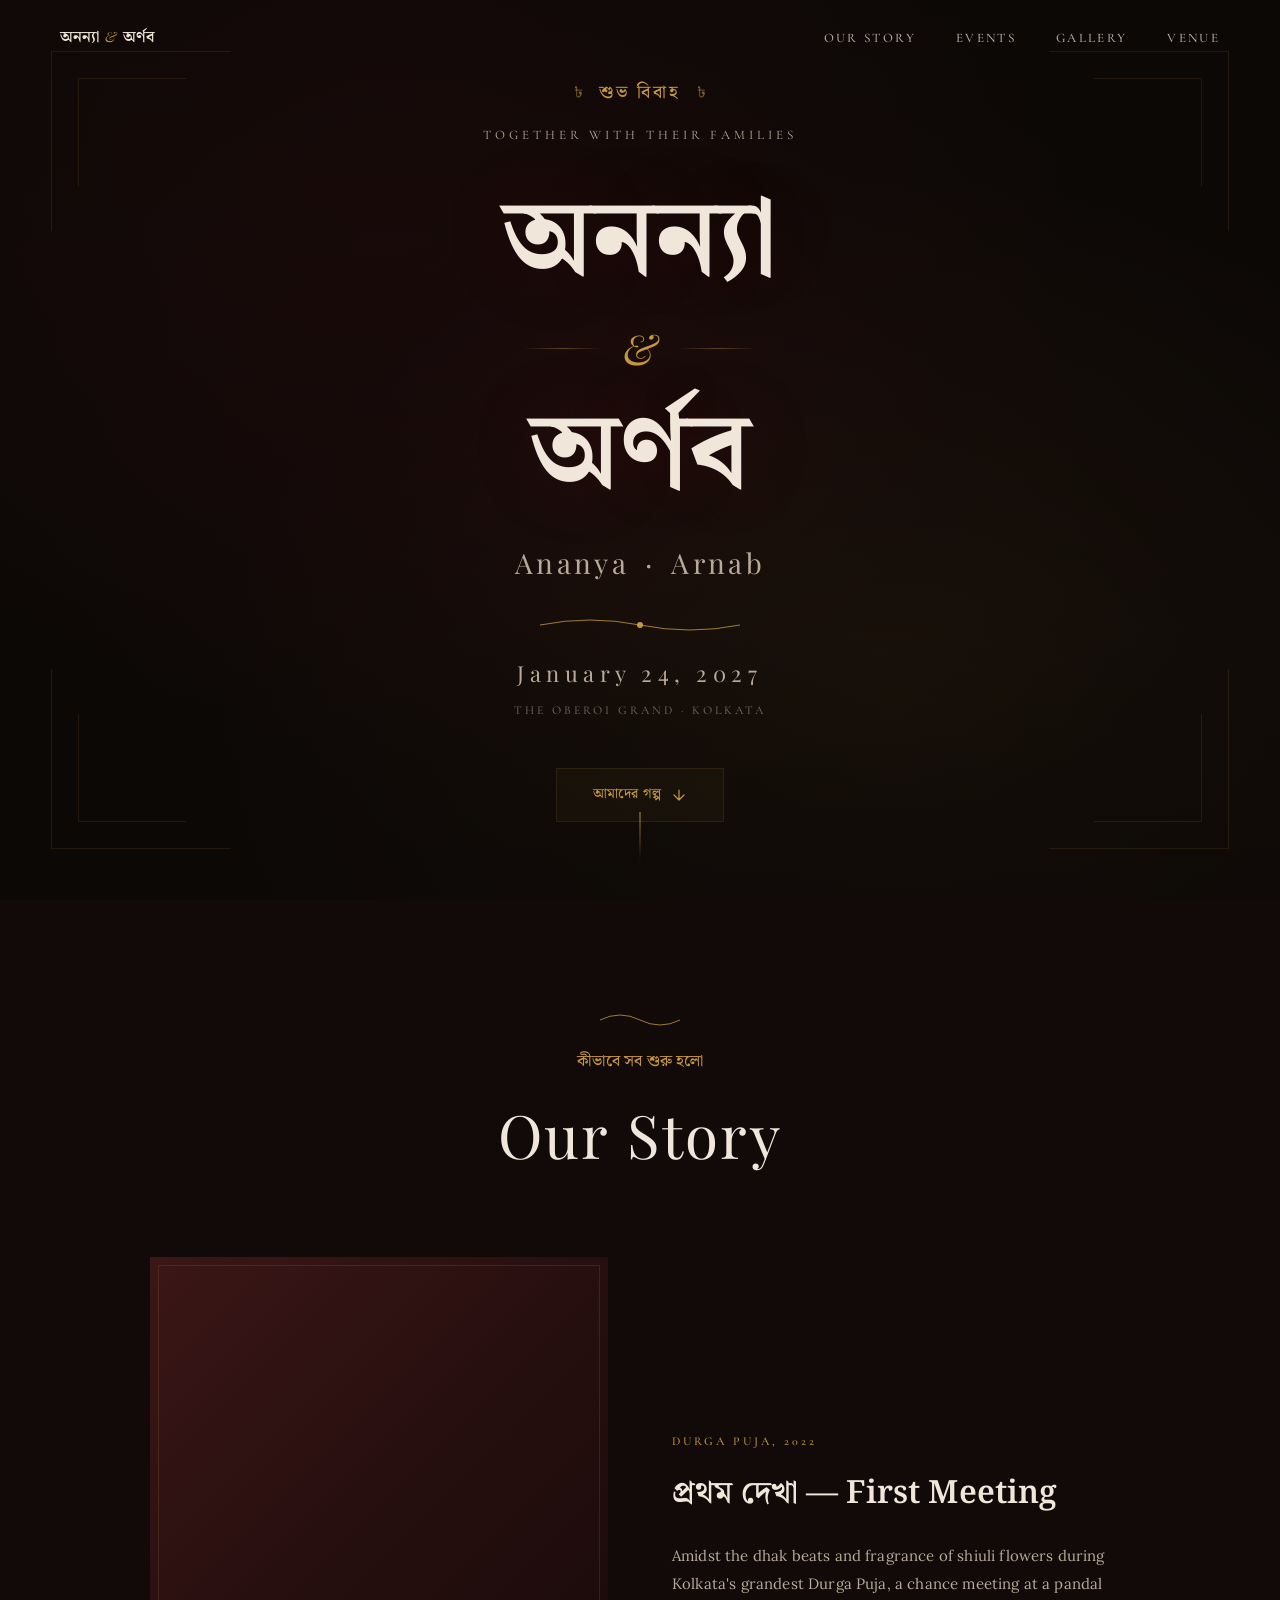
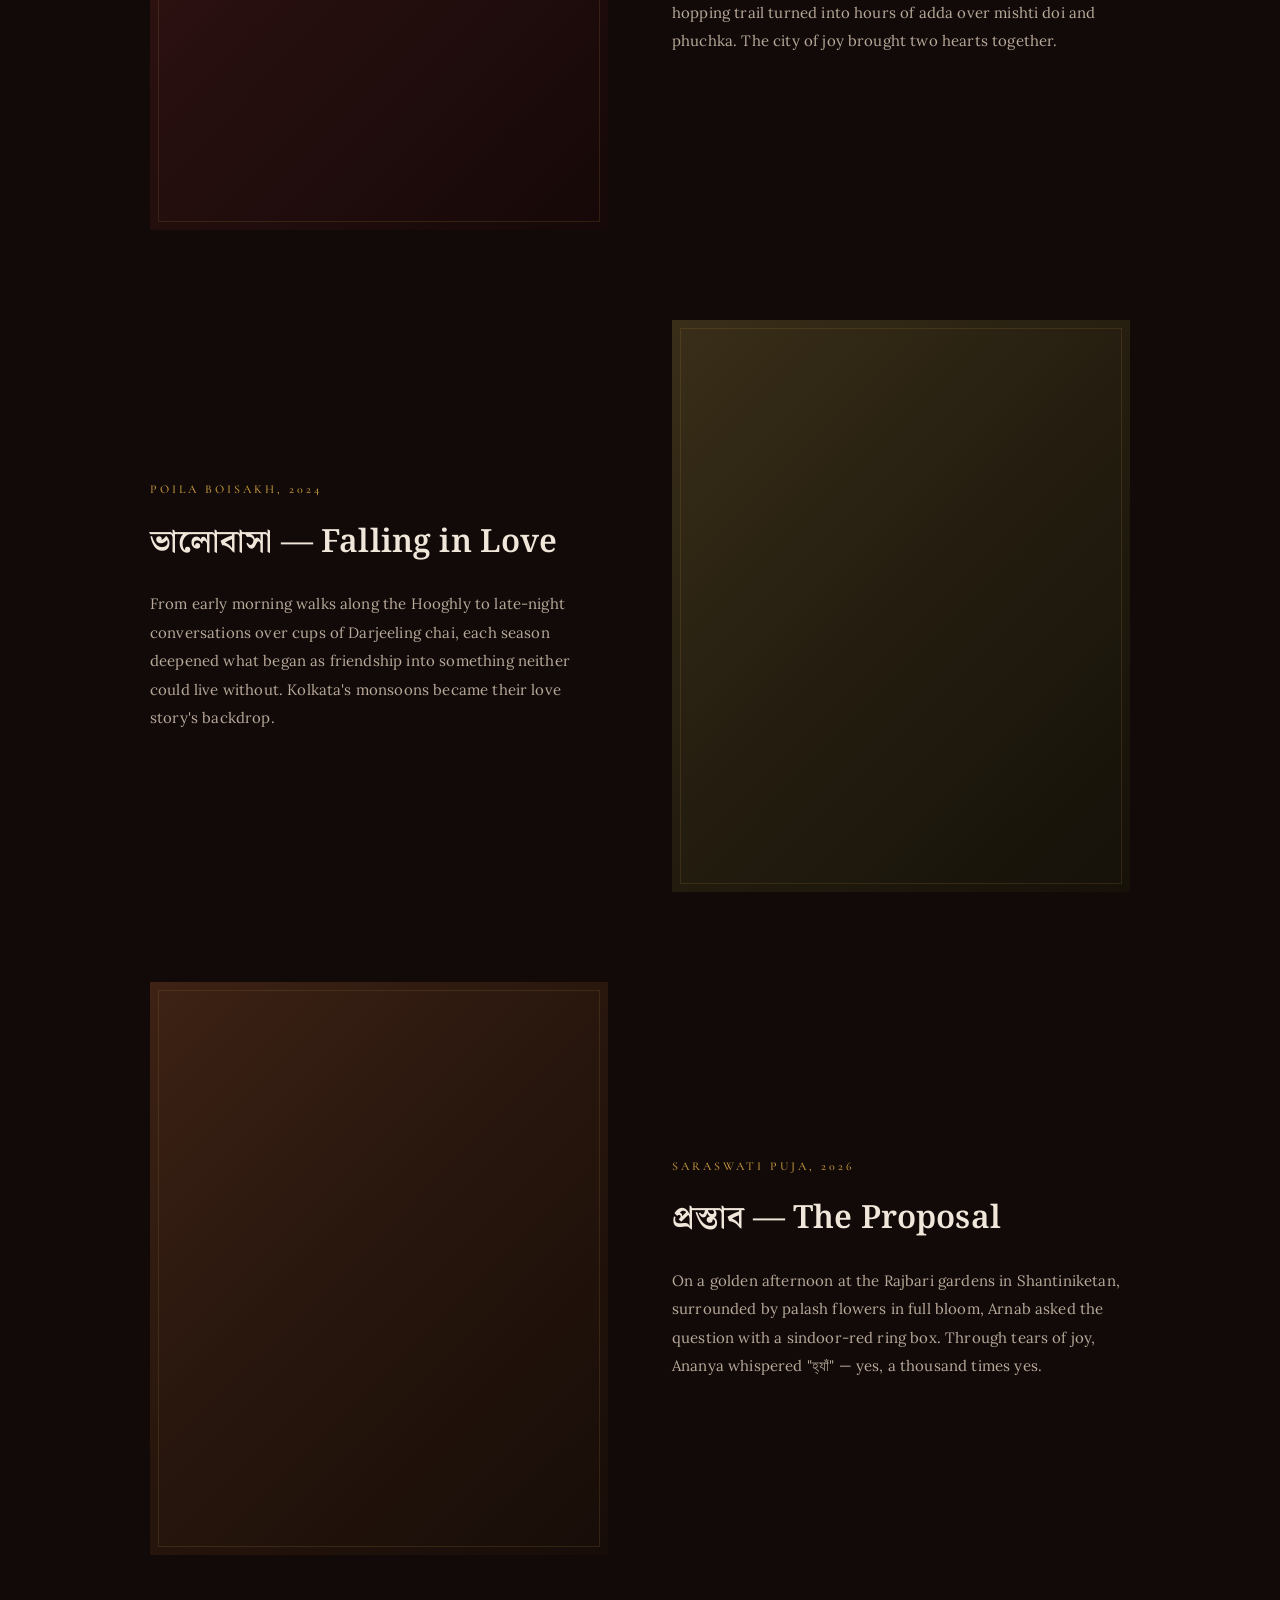
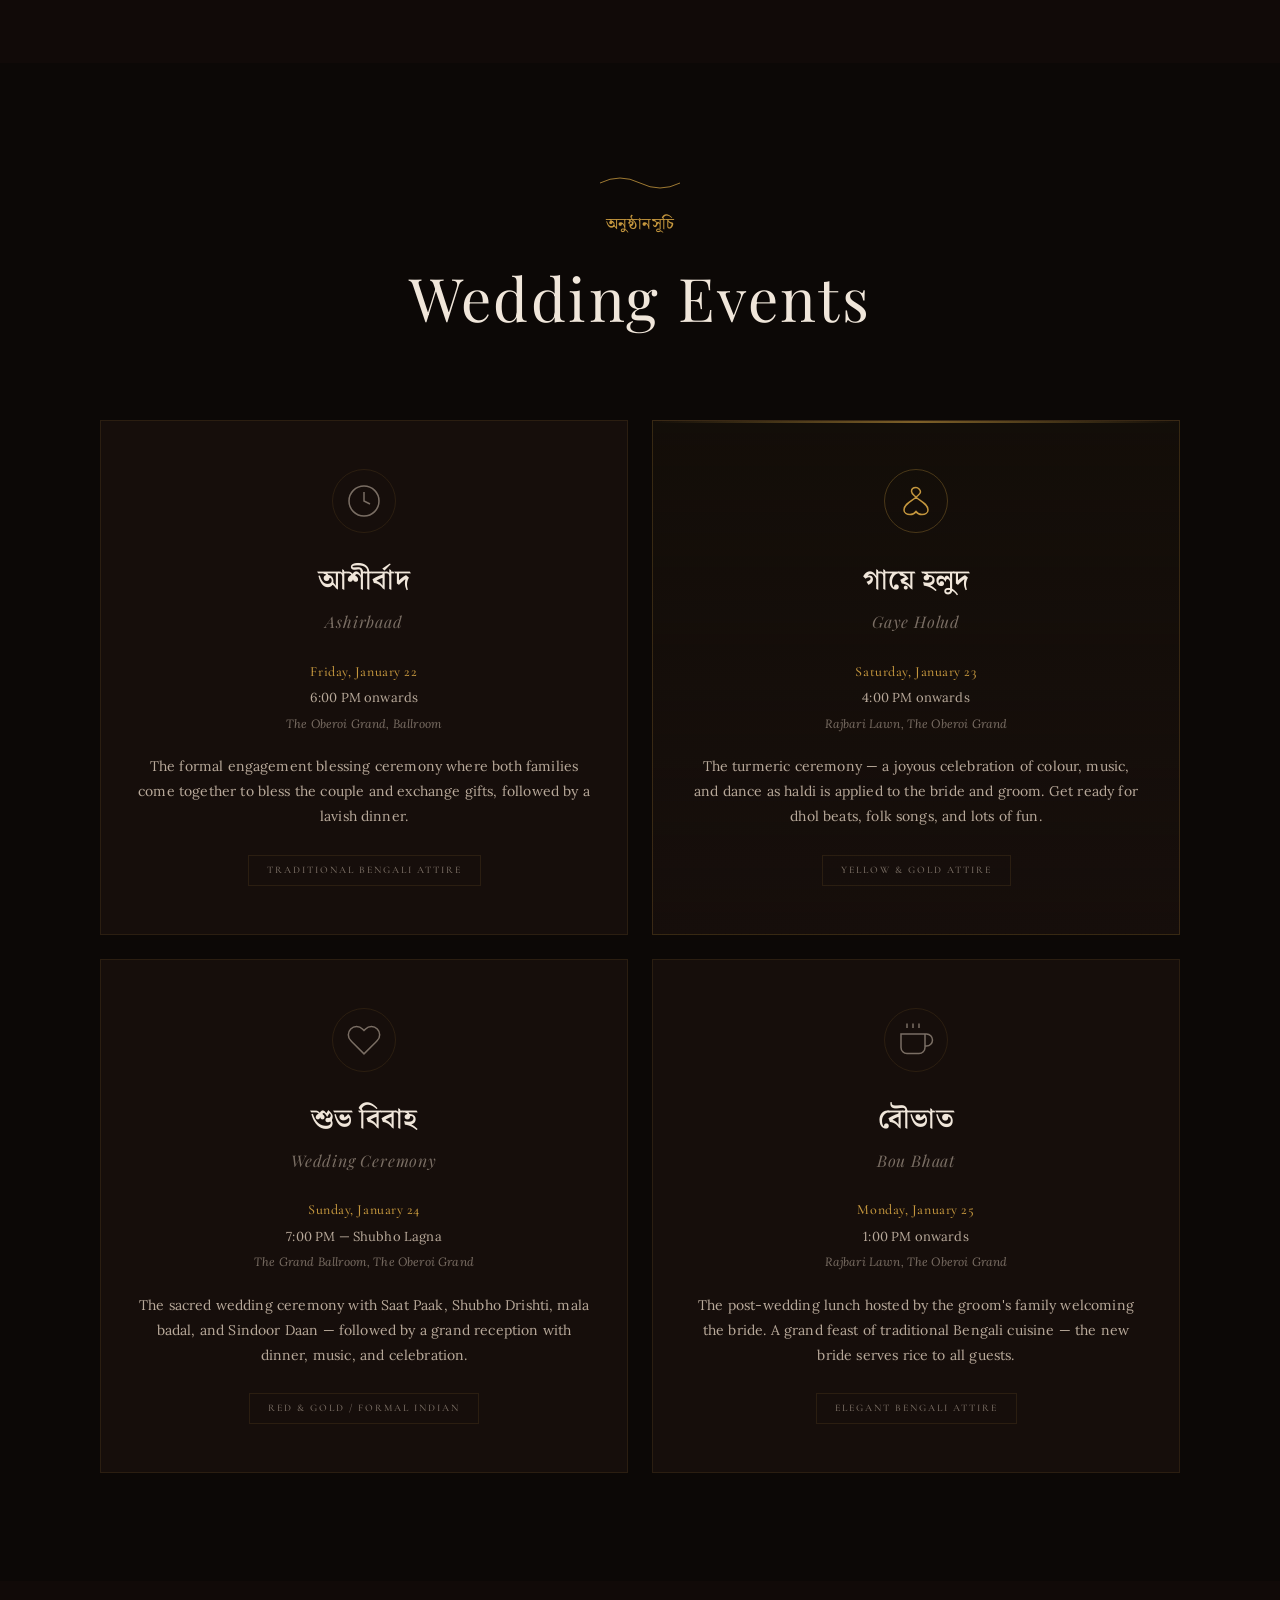
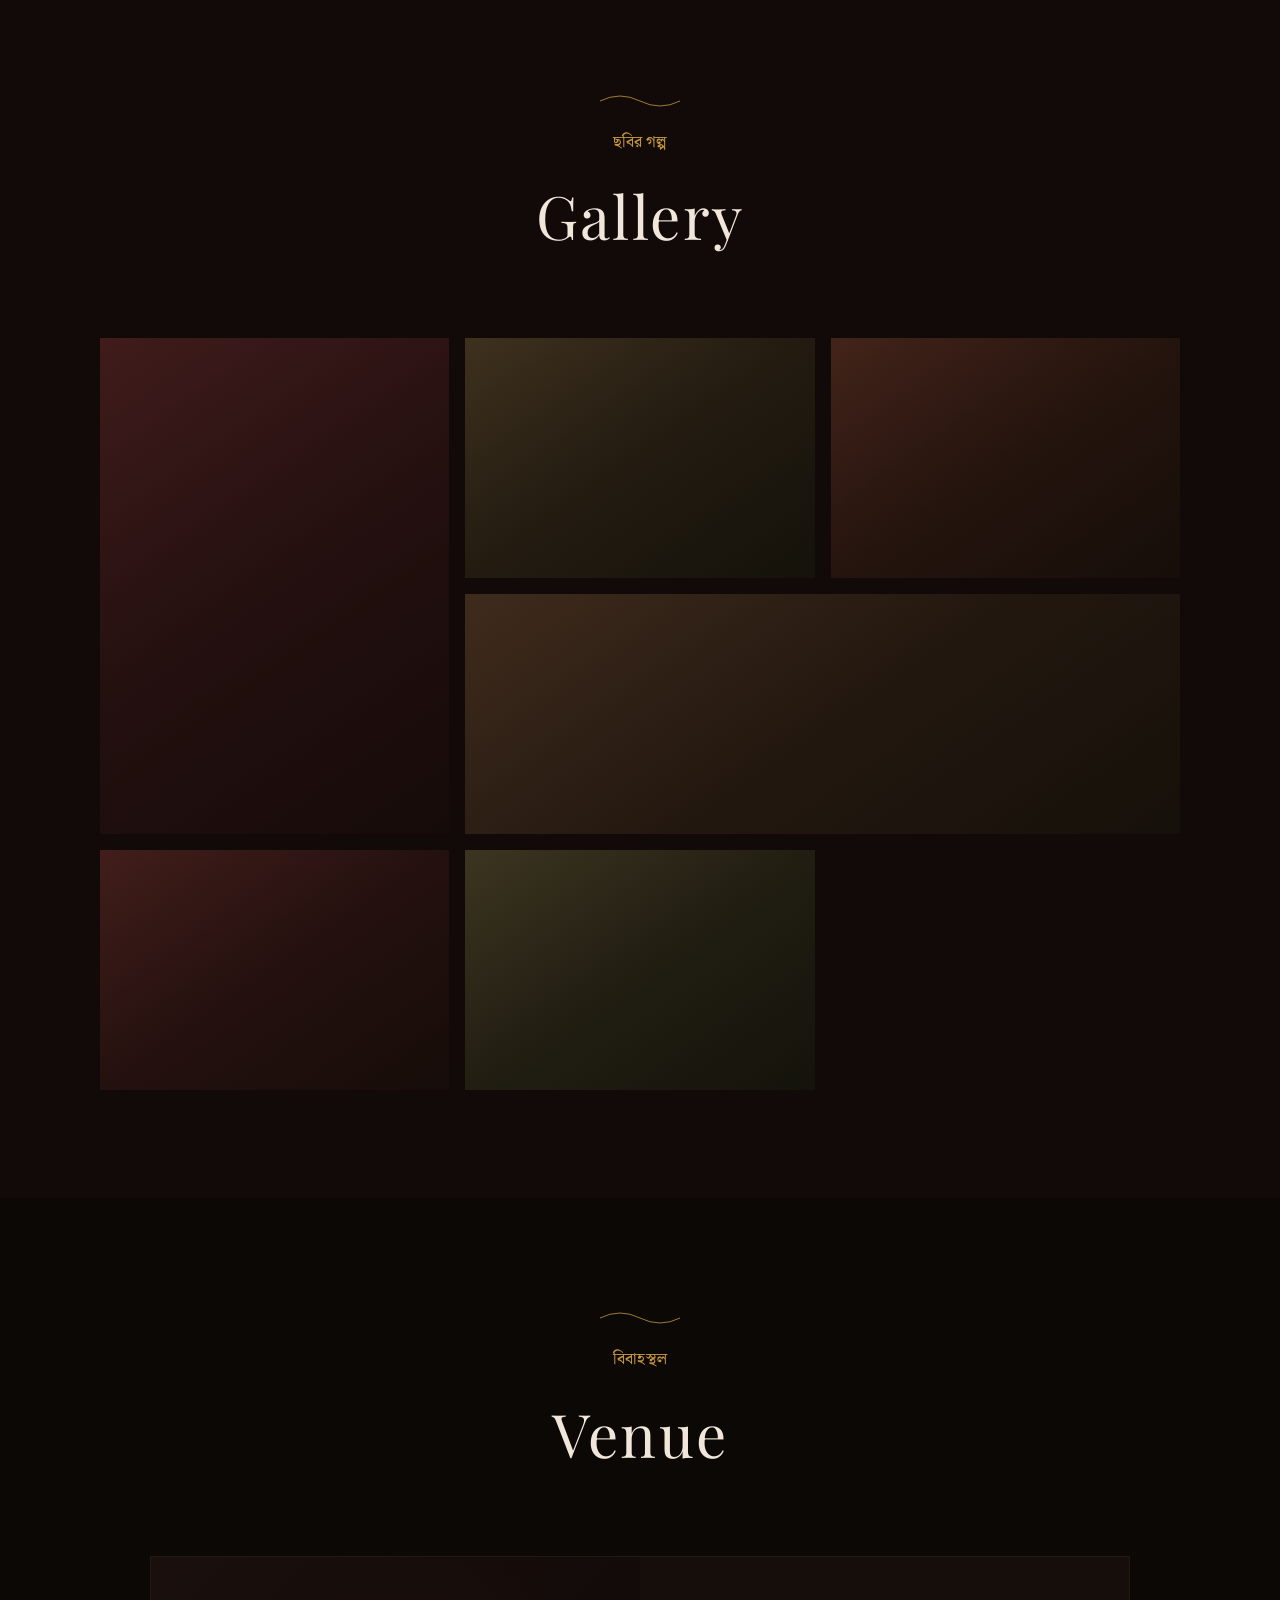
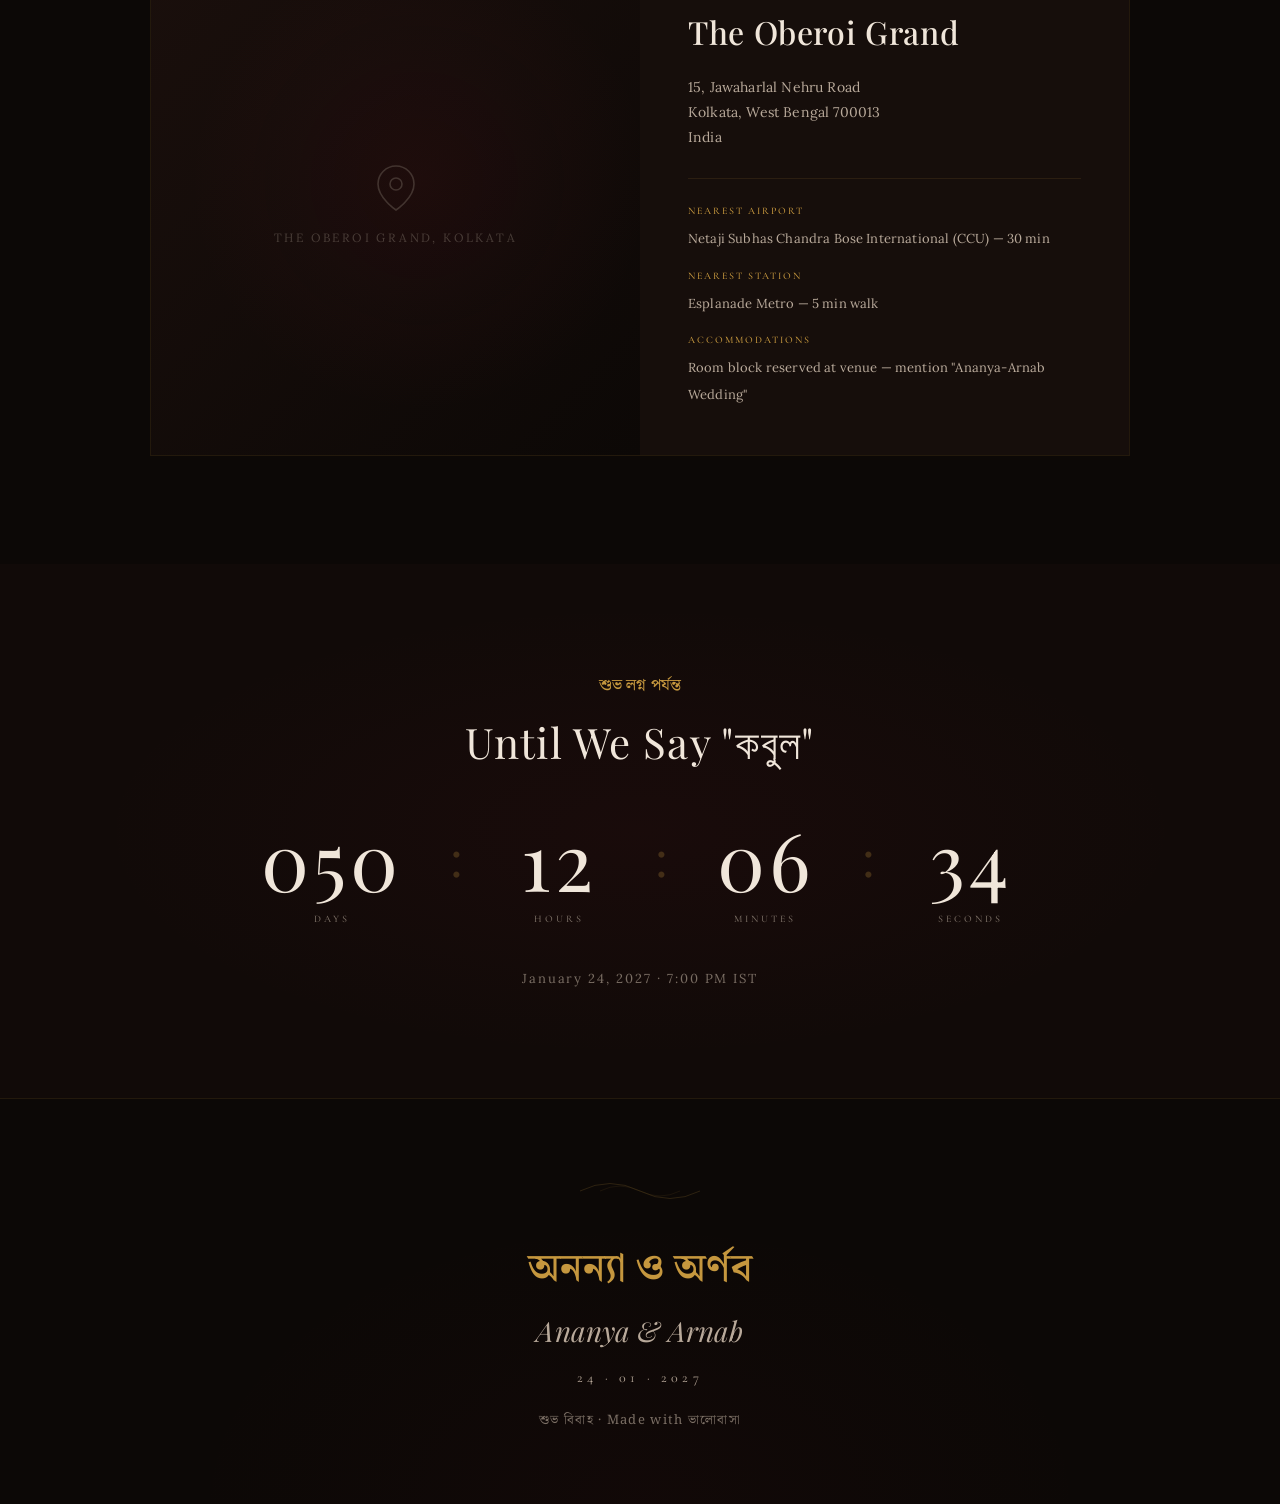
<file: bengali_wedding/index.html>
<!DOCTYPE html>
<html lang="en">
<head>
  <meta charset="UTF-8">
  <meta name="viewport" content="width=device-width, initial-scale=1.0">
  <title>অনন্যা ও অর্ণব — শুভ বিবাহ</title>
  <meta name="description" content="You are cordially invited to the Bengali wedding celebration of Ananya & Arnab — January 24, 2027">
  <link rel="preconnect" href="https://fonts.googleapis.com">
  <link rel="preconnect" href="https://fonts.gstatic.com" crossorigin>
  <link href="https://fonts.googleapis.com/css2?family=Playfair+Display:ital,wght@0,400;0,500;0,600;0,700;1,400;1,500&family=Cormorant+Garamond:ital,wght@0,300;0,400;0,500;0,600;1,300;1,400&family=Lora:ital,wght@0,400;0,500;0,600;1,400&family=Noto+Serif+Bengali:wght@400;500;600;700&display=swap" rel="stylesheet">
  <link rel="stylesheet" href="style.css">
</head>
<body>

  <!-- Loading Screen -->
  <div id="loader" class="loader">
    <div class="loader-content">
      <div class="loader-motif">
        <svg viewBox="0 0 120 120" class="loader-svg">
          <circle cx="60" cy="60" r="50" fill="none" stroke="currentColor" stroke-width="0.5" opacity="0.3"/>
          <circle cx="60" cy="60" r="40" fill="none" stroke="currentColor" stroke-width="0.5" opacity="0.2"/>
          <path d="M60 10 Q75 35 60 60 Q45 35 60 10Z" fill="currentColor" opacity="0.15"/>
          <path d="M60 110 Q75 85 60 60 Q45 85 60 110Z" fill="currentColor" opacity="0.15"/>
          <path d="M10 60 Q35 45 60 60 Q35 75 10 60Z" fill="currentColor" opacity="0.15"/>
          <path d="M110 60 Q85 45 60 60 Q85 75 110 60Z" fill="currentColor" opacity="0.15"/>
        </svg>
      </div>
      <span class="loader-text">অ & অ</span>
      <div class="loader-bar"><div class="loader-bar-fill"></div></div>
    </div>
  </div>

  <!-- Navigation -->
  <nav id="nav" class="nav">
    <a href="#hero" class="nav-logo">
      <span class="nav-logo-bengali">অনন্যা</span>
      <span class="nav-logo-amp">&</span>
      <span class="nav-logo-bengali">অর্ণব</span>
    </a>
    <div class="nav-links">
      <a href="#story">Our Story</a>
      <a href="#events">Events</a>
      <a href="#gallery">Gallery</a>
      <a href="#venue">Venue</a>
    </div>
    <button class="nav-toggle" id="navToggle" aria-label="Menu">
      <span></span><span></span>
    </button>
  </nav>

  <div class="mobile-menu" id="mobileMenu">
    <a href="#story">Our Story</a>
    <a href="#events">Events</a>
    <a href="#gallery">Gallery</a>
    <a href="#venue">Venue</a>
  </div>

  <!-- Hero Section -->
  <section id="hero" class="hero">
    <div class="hero-bg-pattern"></div>
    <div class="hero-overlay"></div>

    <div class="hero-content">
      <div class="hero-topline reveal-up">
        <span class="hero-conch">৳</span>
        <span class="hero-pretext">শুভ বিবাহ</span>
        <span class="hero-conch">৳</span>
      </div>

      <p class="hero-invite reveal-up delay-1">Together with their families</p>

      <div class="hero-names-block reveal-up delay-2">
        <h1 class="hero-name-bengali">অনন্যা</h1>
        <div class="hero-amp-wrap">
          <div class="hero-amp-line"></div>
          <span class="hero-amp">&</span>
          <div class="hero-amp-line"></div>
        </div>
        <h1 class="hero-name-bengali">অর্ণব</h1>
      </div>

      <div class="hero-names-english reveal-up delay-3">
        <span>Ananya</span>
        <span class="hero-dot">·</span>
        <span>Arnab</span>
      </div>

      <div class="hero-divider reveal-up delay-4">
        <svg viewBox="0 0 200 20" class="hero-divider-svg">
          <path d="M0 10 Q50 0 100 10 Q150 20 200 10" fill="none" stroke="currentColor" stroke-width="0.8"/>
          <circle cx="100" cy="10" r="3" fill="currentColor"/>
        </svg>
      </div>

      <p class="hero-date reveal-up delay-4">January 24, 2027</p>
      <p class="hero-venue reveal-up delay-5">The Oberoi Grand · Kolkata</p>

      <a href="#story" class="hero-cta reveal-up delay-6">
        <span>আমাদের গল্প</span>
        <svg width="16" height="16" viewBox="0 0 16 16" fill="none">
          <path d="M8 3v10M3 8l5 5 5-5" stroke="currentColor" stroke-width="1.2" stroke-linecap="round" stroke-linejoin="round"/>
        </svg>
      </a>
    </div>

    <div class="hero-scroll-hint">
      <div class="scroll-line"></div>
    </div>

    <!-- Alpona corner decorations -->
    <div class="hero-corner hero-corner-tl"></div>
    <div class="hero-corner hero-corner-tr"></div>
    <div class="hero-corner hero-corner-bl"></div>
    <div class="hero-corner hero-corner-br"></div>
  </section>

  <!-- Our Story -->
  <section id="story" class="section story">
    <div class="section-header">
      <div class="section-motif reveal-up">
        <svg viewBox="0 0 80 24" class="motif-svg"><path d="M0 12 Q20 2 40 12 Q60 22 80 12" fill="none" stroke="currentColor" stroke-width="0.8"/></svg>
      </div>
      <p class="section-label reveal-up">কীভাবে সব শুরু হলো</p>
      <h2 class="section-title reveal-up">Our Story</h2>
    </div>

    <div class="story-timeline">
      <div class="story-item reveal-up">
        <div class="story-image">
          <div class="story-image-placeholder" style="--hue: 0; --sat: 45%;"></div>
          <div class="story-image-border"></div>
        </div>
        <div class="story-text">
          <span class="story-date">Durga Puja, 2022</span>
          <h3>প্রথম দেখা — First Meeting</h3>
          <p>Amidst the dhak beats and fragrance of shiuli flowers during Kolkata's grandest Durga Puja, a chance meeting at a pandal hopping trail turned into hours of adda over mishti doi and phuchka. The city of joy brought two hearts together.</p>
        </div>
      </div>

      <div class="story-item reverse reveal-up">
        <div class="story-image">
          <div class="story-image-placeholder" style="--hue: 40; --sat: 40%;"></div>
          <div class="story-image-border"></div>
        </div>
        <div class="story-text">
          <span class="story-date">Poila Boisakh, 2024</span>
          <h3>ভালোবাসা — Falling in Love</h3>
          <p>From early morning walks along the Hooghly to late-night conversations over cups of Darjeeling chai, each season deepened what began as friendship into something neither could live without. Kolkata's monsoons became their love story's backdrop.</p>
        </div>
      </div>

      <div class="story-item reveal-up">
        <div class="story-image">
          <div class="story-image-placeholder" style="--hue: 20; --sat: 50%;"></div>
          <div class="story-image-border"></div>
        </div>
        <div class="story-text">
          <span class="story-date">Saraswati Puja, 2026</span>
          <h3>প্রস্তাব — The Proposal</h3>
          <p>On a golden afternoon at the Rajbari gardens in Shantiniketan, surrounded by palash flowers in full bloom, Arnab asked the question with a sindoor-red ring box. Through tears of joy, Ananya whispered "হ্যাঁ" — yes, a thousand times yes.</p>
        </div>
      </div>
    </div>
  </section>

  <!-- Events -->
  <section id="events" class="section events">
    <div class="section-header">
      <div class="section-motif reveal-up">
        <svg viewBox="0 0 80 24" class="motif-svg"><path d="M0 12 Q20 2 40 12 Q60 22 80 12" fill="none" stroke="currentColor" stroke-width="0.8"/></svg>
      </div>
      <p class="section-label reveal-up">অনুষ্ঠানসূচি</p>
      <h2 class="section-title reveal-up">Wedding Events</h2>
    </div>

    <div class="events-grid">
      <div class="event-card reveal-up">
        <div class="event-accent"></div>
        <div class="event-icon-wrap">
          <svg width="36" height="36" viewBox="0 0 24 24" fill="none" stroke="currentColor" stroke-width="1">
            <circle cx="12" cy="12" r="10"/><path d="M12 6v6l4 2"/>
          </svg>
        </div>
        <h3>আশীর্বাদ</h3>
        <h4>Ashirbaad</h4>
        <div class="event-detail">
          <p class="event-date-line">Friday, January 22</p>
          <p class="event-time-line">6:00 PM onwards</p>
          <p class="event-loc-line">The Oberoi Grand, Ballroom</p>
        </div>
        <p class="event-desc">The formal engagement blessing ceremony where both families come together to bless the couple and exchange gifts, followed by a lavish dinner.</p>
        <span class="event-dress">Traditional Bengali Attire</span>
      </div>

      <div class="event-card featured reveal-up delay-1">
        <div class="event-accent"></div>
        <div class="event-icon-wrap">
          <svg width="36" height="36" viewBox="0 0 24 24" fill="none" stroke="currentColor" stroke-width="1">
            <path d="M12 3c-1.5 0-3 .8-3 2.5S10.5 8 12 9.5c1.5-1.5 3-2.2 3-3.5S13.5 3 12 3z"/>
            <path d="M12 9.5C9 12 4 14 4 18c0 2 2 3 4 3 1.5 0 3-.5 4-2 1 1.5 2.5 2 4 2 2 0 4-1 4-3 0-4-5-6-8-8.5z"/>
          </svg>
        </div>
        <h3>গায়ে হলুদ</h3>
        <h4>Gaye Holud</h4>
        <div class="event-detail">
          <p class="event-date-line">Saturday, January 23</p>
          <p class="event-time-line">4:00 PM onwards</p>
          <p class="event-loc-line">Rajbari Lawn, The Oberoi Grand</p>
        </div>
        <p class="event-desc">The turmeric ceremony — a joyous celebration of colour, music, and dance as haldi is applied to the bride and groom. Get ready for dhol beats, folk songs, and lots of fun.</p>
        <span class="event-dress">Yellow & Gold Attire</span>
      </div>

      <div class="event-card reveal-up delay-2">
        <div class="event-accent"></div>
        <div class="event-icon-wrap">
          <svg width="36" height="36" viewBox="0 0 24 24" fill="none" stroke="currentColor" stroke-width="1">
            <path d="M20.84 4.61a5.5 5.5 0 00-7.78 0L12 5.67l-1.06-1.06a5.5 5.5 0 00-7.78 7.78l1.06 1.06L12 21.23l7.78-7.78 1.06-1.06a5.5 5.5 0 000-7.78z"/>
          </svg>
        </div>
        <h3>শুভ বিবাহ</h3>
        <h4>Wedding Ceremony</h4>
        <div class="event-detail">
          <p class="event-date-line">Sunday, January 24</p>
          <p class="event-time-line">7:00 PM — Shubho Lagna</p>
          <p class="event-loc-line">The Grand Ballroom, The Oberoi Grand</p>
        </div>
        <p class="event-desc">The sacred wedding ceremony with Saat Paak, Shubho Drishti, mala badal, and Sindoor Daan — followed by a grand reception with dinner, music, and celebration.</p>
        <span class="event-dress">Red & Gold / Formal Indian</span>
      </div>

      <div class="event-card reveal-up delay-3">
        <div class="event-accent"></div>
        <div class="event-icon-wrap">
          <svg width="36" height="36" viewBox="0 0 24 24" fill="none" stroke="currentColor" stroke-width="1">
            <path d="M18 8h1a4 4 0 010 8h-1M2 8h16v9a4 4 0 01-4 4H6a4 4 0 01-4-4V8zM6 1v3M10 1v3M14 1v3"/>
          </svg>
        </div>
        <h3>বৌভাত</h3>
        <h4>Bou Bhaat</h4>
        <div class="event-detail">
          <p class="event-date-line">Monday, January 25</p>
          <p class="event-time-line">1:00 PM onwards</p>
          <p class="event-loc-line">Rajbari Lawn, The Oberoi Grand</p>
        </div>
        <p class="event-desc">The post-wedding lunch hosted by the groom's family welcoming the bride. A grand feast of traditional Bengali cuisine — the new bride serves rice to all guests.</p>
        <span class="event-dress">Elegant Bengali Attire</span>
      </div>
    </div>
  </section>

  <!-- Gallery -->
  <section id="gallery" class="section gallery">
    <div class="section-header">
      <div class="section-motif reveal-up">
        <svg viewBox="0 0 80 24" class="motif-svg"><path d="M0 12 Q20 2 40 12 Q60 22 80 12" fill="none" stroke="currentColor" stroke-width="0.8"/></svg>
      </div>
      <p class="section-label reveal-up">ছবির গল্প</p>
      <h2 class="section-title reveal-up">Gallery</h2>
    </div>

    <div class="gallery-grid">
      <div class="gallery-item gallery-tall reveal-up">
        <div class="gallery-placeholder" style="--hue: 0; --sat: 40%;"></div>
        <div class="gallery-overlay"><span>Puja Memories</span></div>
      </div>
      <div class="gallery-item reveal-up delay-1">
        <div class="gallery-placeholder" style="--hue: 35; --sat: 35%;"></div>
        <div class="gallery-overlay"><span>Victoria Memorial</span></div>
      </div>
      <div class="gallery-item reveal-up delay-2">
        <div class="gallery-placeholder" style="--hue: 15; --sat: 45%;"></div>
        <div class="gallery-overlay"><span>Shantiniketan</span></div>
      </div>
      <div class="gallery-item gallery-wide reveal-up delay-1">
        <div class="gallery-placeholder" style="--hue: 25; --sat: 38%;"></div>
        <div class="gallery-overlay"><span>The Proposal</span></div>
      </div>
      <div class="gallery-item reveal-up delay-2">
        <div class="gallery-placeholder" style="--hue: 5; --sat: 42%;"></div>
        <div class="gallery-overlay"><span>Engagement Day</span></div>
      </div>
      <div class="gallery-item reveal-up delay-1">
        <div class="gallery-placeholder" style="--hue: 45; --sat: 30%;"></div>
        <div class="gallery-overlay"><span>Together Forever</span></div>
      </div>
    </div>
  </section>

  <!-- Venue -->
  <section id="venue" class="section venue">
    <div class="section-header">
      <div class="section-motif reveal-up">
        <svg viewBox="0 0 80 24" class="motif-svg"><path d="M0 12 Q20 2 40 12 Q60 22 80 12" fill="none" stroke="currentColor" stroke-width="0.8"/></svg>
      </div>
      <p class="section-label reveal-up">বিবাহস্থল</p>
      <h2 class="section-title reveal-up">Venue</h2>
    </div>

    <div class="venue-content reveal-up">
      <div class="venue-card">
        <div class="venue-map">
          <div class="venue-map-placeholder">
            <svg width="48" height="48" viewBox="0 0 24 24" fill="none" stroke="currentColor" stroke-width="0.8">
              <path d="M21 10c0 7-9 13-9 13s-9-6-9-13a9 9 0 0118 0z"/>
              <circle cx="12" cy="10" r="3"/>
            </svg>
            <span>The Oberoi Grand, Kolkata</span>
          </div>
        </div>
        <div class="venue-info">
          <h3>The Oberoi Grand</h3>
          <p class="venue-address">15, Jawaharlal Nehru Road<br>Kolkata, West Bengal 700013<br>India</p>
          <div class="venue-details">
            <div class="venue-detail-item">
              <span class="venue-detail-label">Nearest Airport</span>
              <span>Netaji Subhas Chandra Bose International (CCU) — 30 min</span>
            </div>
            <div class="venue-detail-item">
              <span class="venue-detail-label">Nearest Station</span>
              <span>Esplanade Metro — 5 min walk</span>
            </div>
            <div class="venue-detail-item">
              <span class="venue-detail-label">Accommodations</span>
              <span>Room block reserved at venue — mention "Ananya-Arnab Wedding"</span>
            </div>
          </div>
        </div>
      </div>
    </div>
  </section>

  <!-- Countdown -->
  <section id="countdown" class="section countdown">
    <div class="countdown-bg-pattern"></div>
    <div class="countdown-content">
      <p class="section-label reveal-up">শুভ লগ্ন পর্যন্ত</p>
      <h2 class="countdown-heading reveal-up">Until We Say "কবুল"</h2>
      <div class="countdown-timer reveal-up" id="countdownTimer">
        <div class="countdown-unit">
          <span class="countdown-number" id="cd-days">000</span>
          <span class="countdown-label">Days</span>
        </div>
        <div class="countdown-sep">:</div>
        <div class="countdown-unit">
          <span class="countdown-number" id="cd-hours">00</span>
          <span class="countdown-label">Hours</span>
        </div>
        <div class="countdown-sep">:</div>
        <div class="countdown-unit">
          <span class="countdown-number" id="cd-minutes">00</span>
          <span class="countdown-label">Minutes</span>
        </div>
        <div class="countdown-sep">:</div>
        <div class="countdown-unit">
          <span class="countdown-number" id="cd-seconds">00</span>
          <span class="countdown-label">Seconds</span>
        </div>
      </div>
      <p class="countdown-date reveal-up">January 24, 2027 · 7:00 PM IST</p>
    </div>
  </section>

  <!-- Footer -->
  <footer class="footer">
    <div class="footer-pattern"></div>
    <div class="footer-content">
      <div class="footer-motif">
        <svg viewBox="0 0 120 40" class="footer-motif-svg">
          <path d="M0 20 Q30 5 60 20 Q90 35 120 20" fill="none" stroke="currentColor" stroke-width="0.6"/>
          <path d="M20 20 Q40 10 60 20 Q80 30 100 20" fill="none" stroke="currentColor" stroke-width="0.6" opacity="0.5"/>
        </svg>
      </div>
      <p class="footer-bengali">অনন্যা ও অর্ণব</p>
      <p class="footer-names">Ananya & Arnab</p>
      <p class="footer-date">24 · 01 · 2027</p>
      <p class="footer-note">শুভ বিবাহ · Made with ভালোবাসা</p>
    </div>
  </footer>

  <script src="main.js"></script>
</body>
</html>
</file>
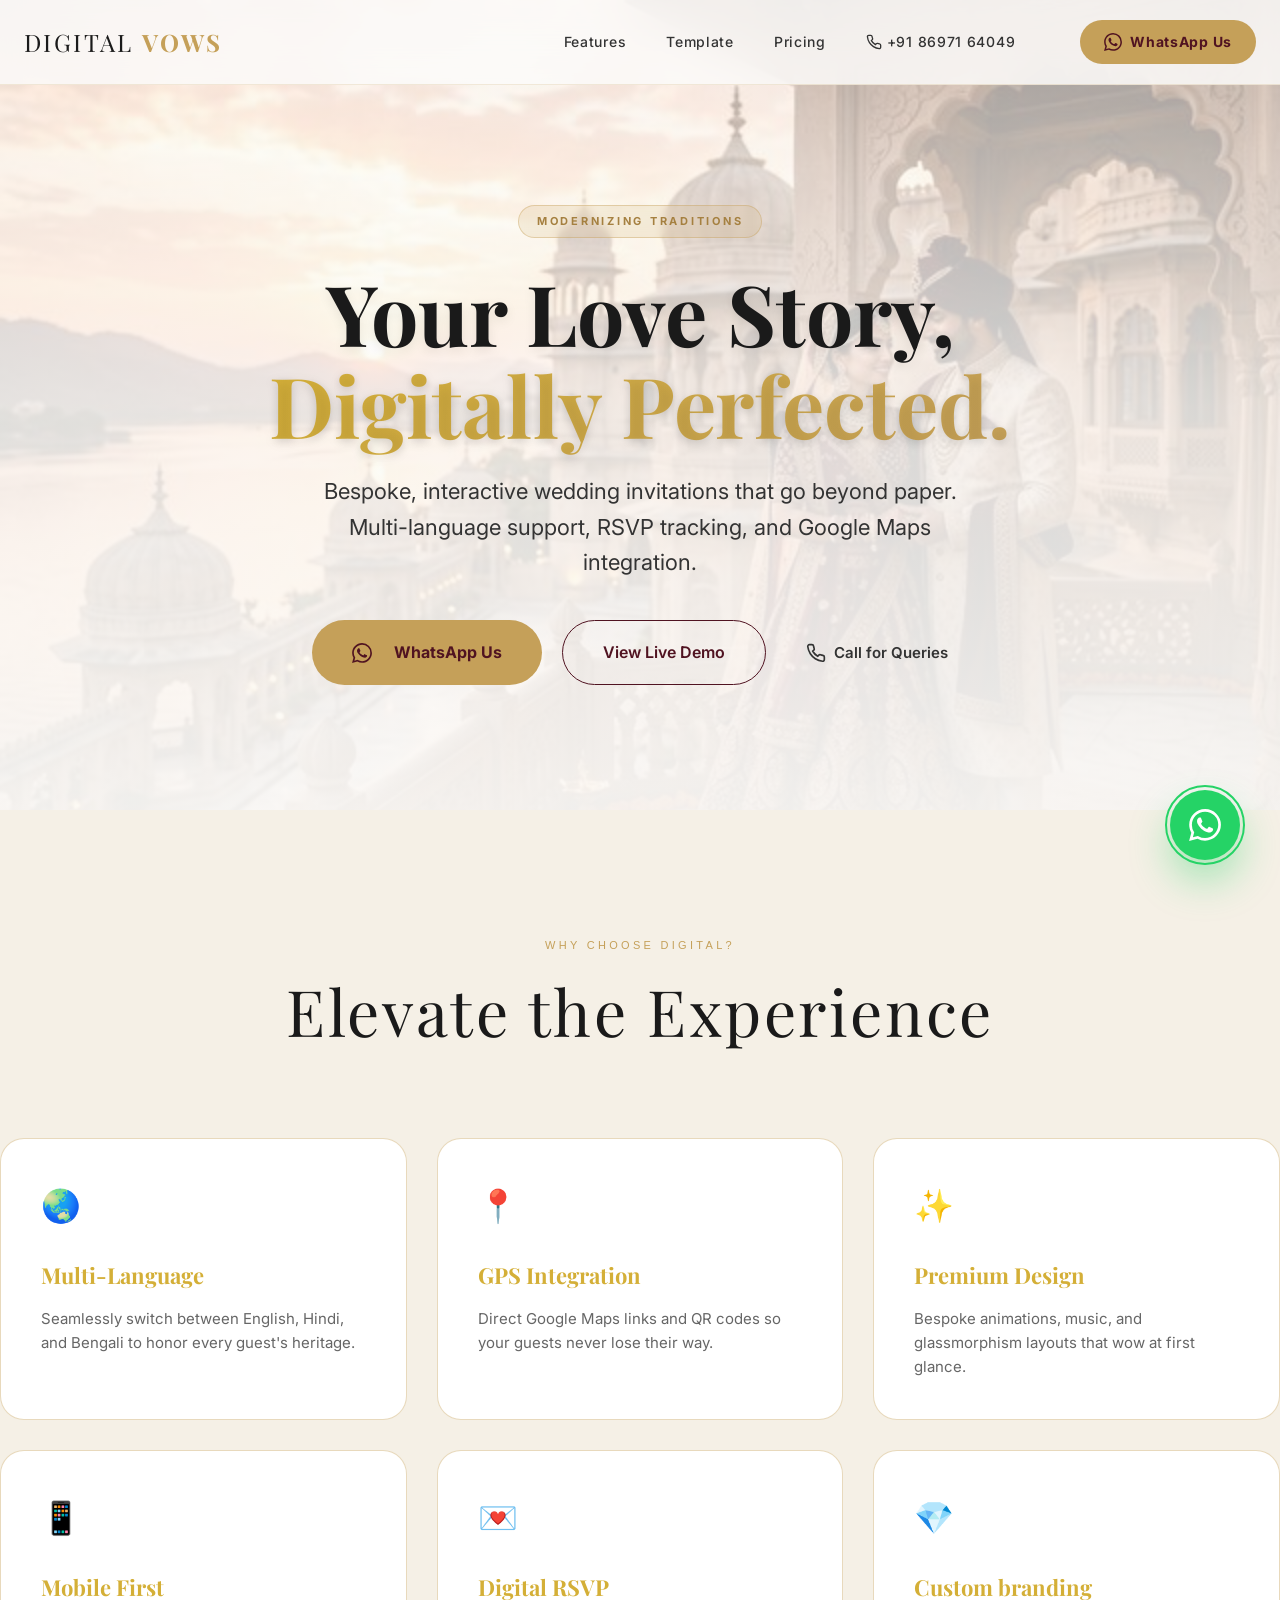
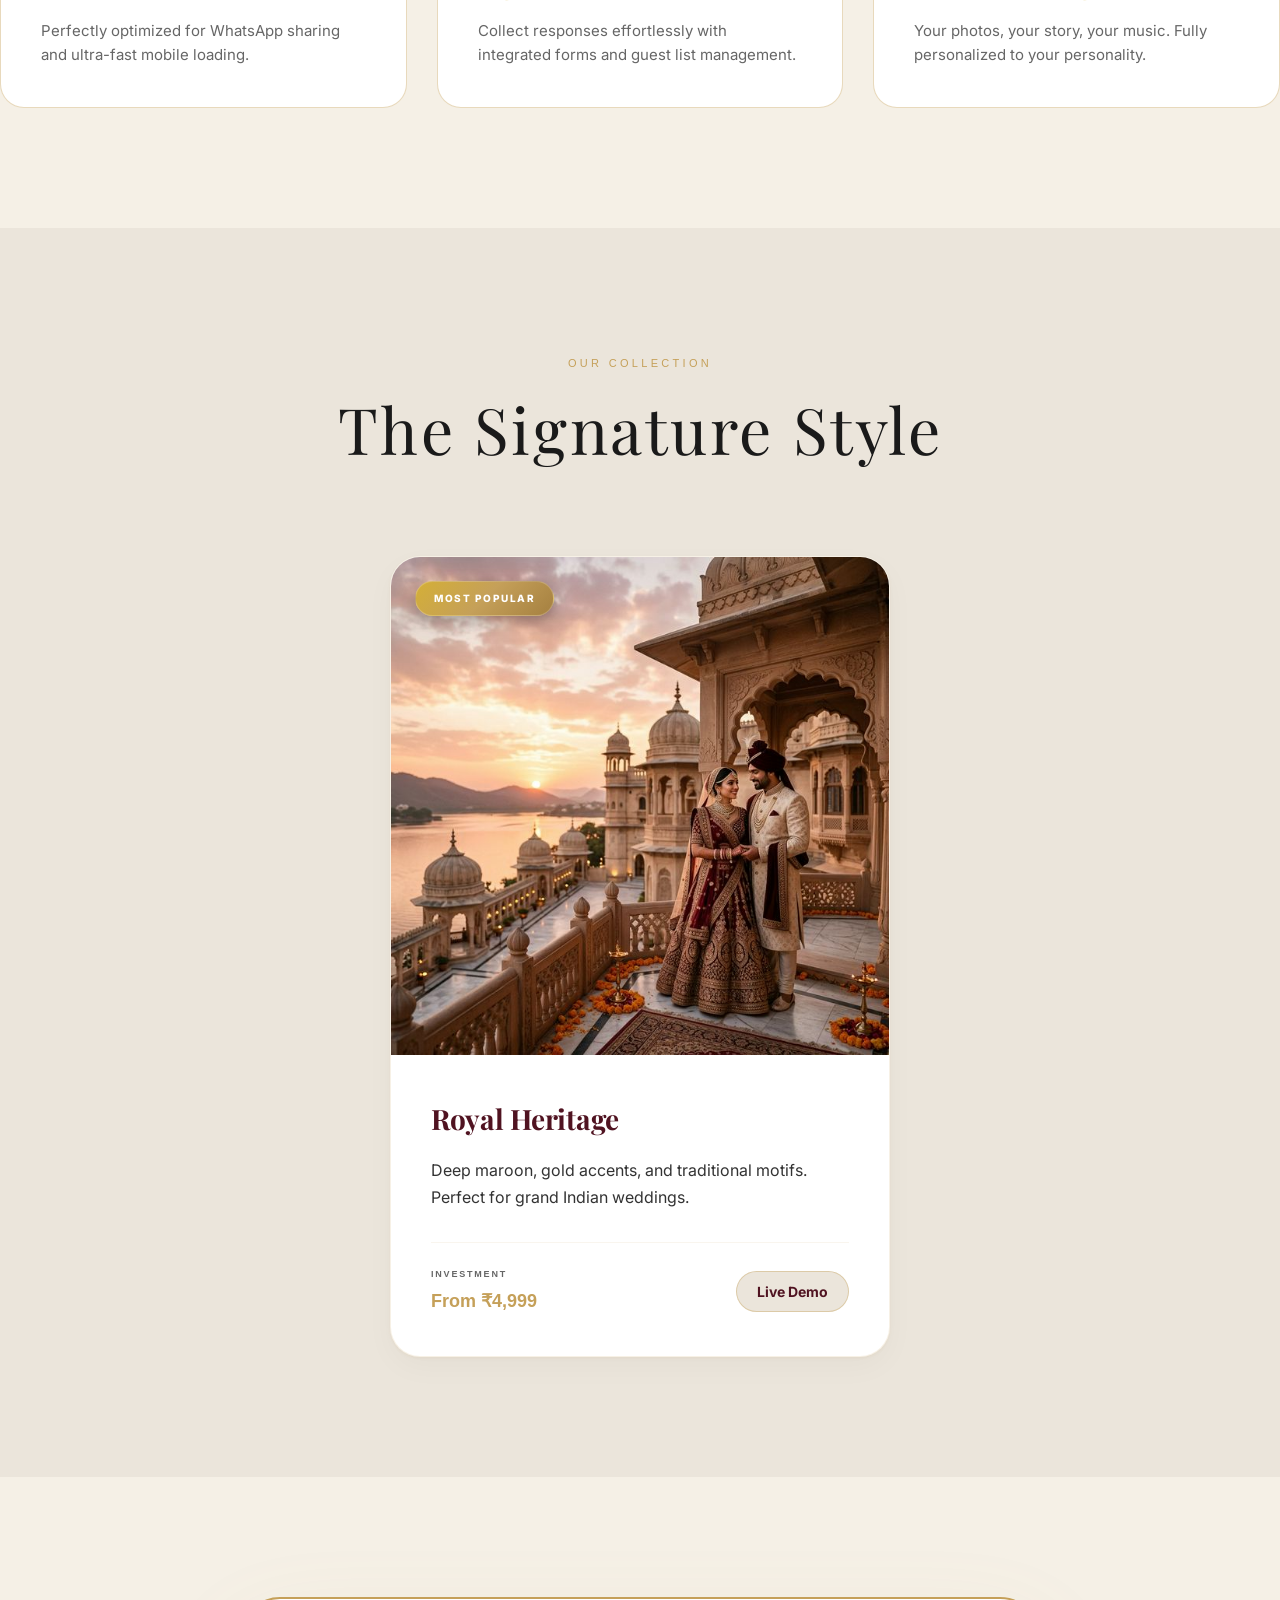
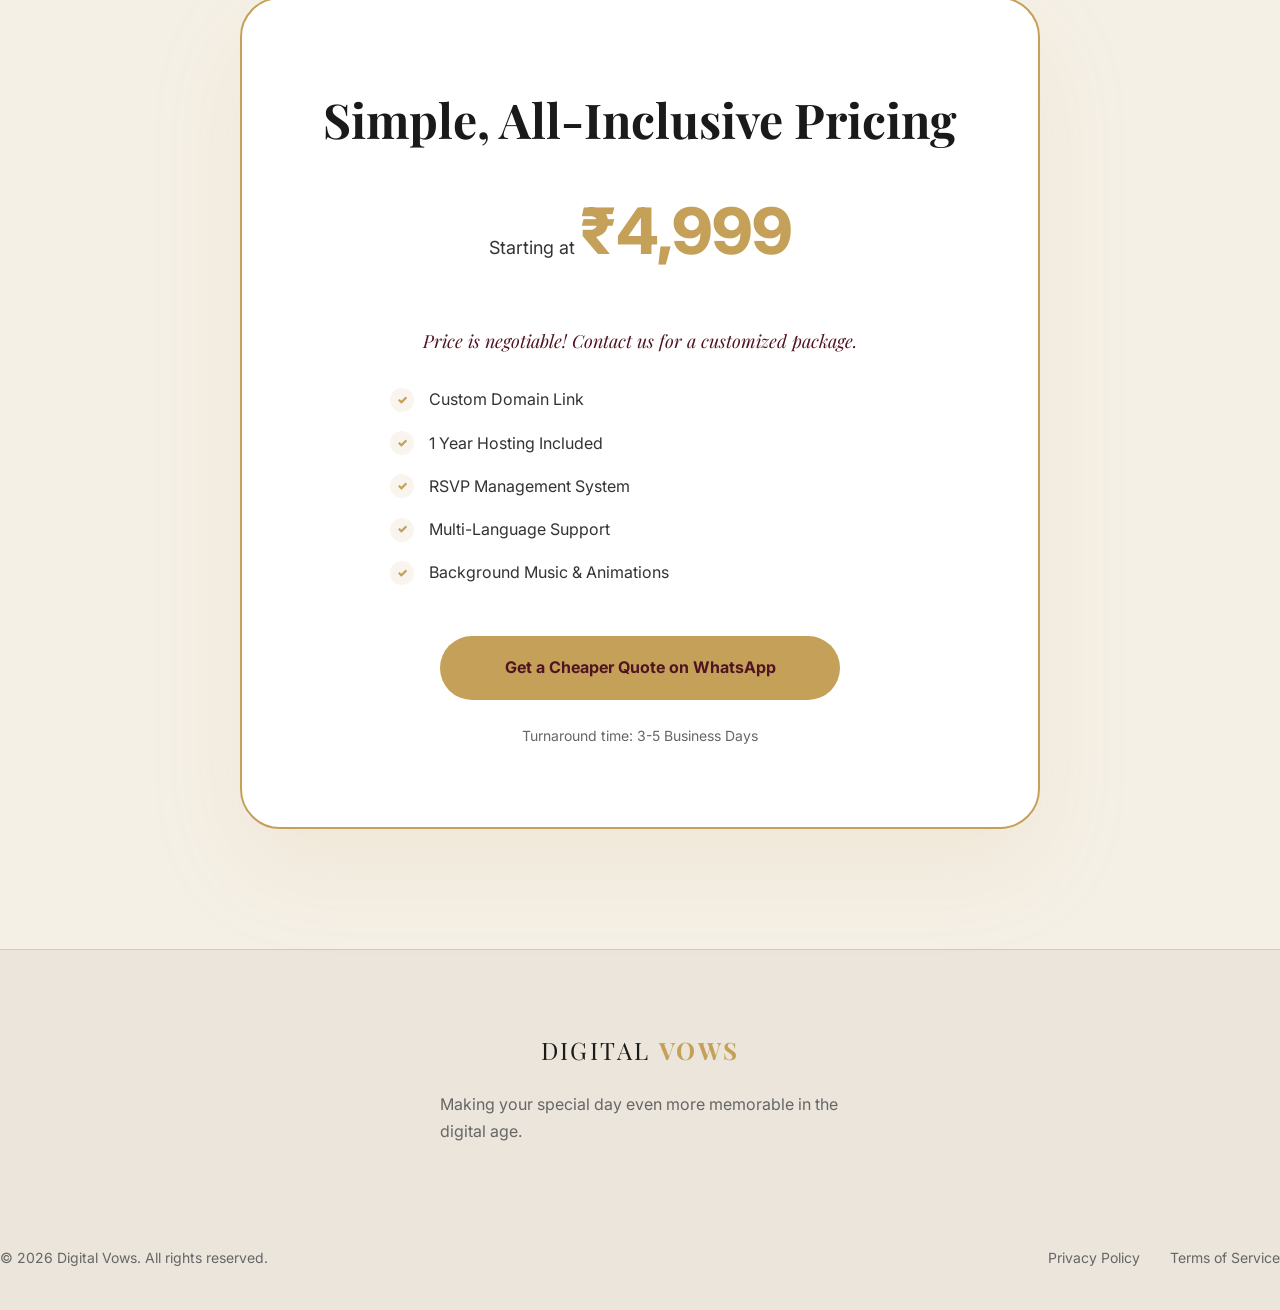
<file: main_website/index.html>
<!DOCTYPE html>
<html lang="en" data-theme="modern">

<head>
  <meta charset="UTF-8">
  <meta name="viewport" content="width=device-width, initial-scale=1.0">
  <title>Digital Vows — Premium Digital Wedding Invitations</title>
  <meta name="description" content="Elevate your wedding experience with stunning, interactive, and multi-language digital invitations.">
  <link rel="preconnect" href="https://fonts.googleapis.com">
  <link rel="preconnect" href="https://fonts.gstatic.com" crossorigin>
  <link href="https://fonts.googleapis.com/css2?family=Playfair+Display:ital,wght@0,400;0,700;1,400&family=Montserrat:wght@300;400;600;700&family=Inter:wght@400;500;600&display=swap" rel="stylesheet">
  <link rel="stylesheet" href="style.css">
</head>

<body class="showcase-body">

  <!-- ═══ Navigation ═══ -->
  <nav class="showcase-nav">
    <div class="nav-container">
      <a href="#" class="showcase-logo">DIGITAL <span>VOWS</span></a>
      <div class="nav-links-desktop">
        <a href="#features">Features</a>
        <a href="#templates">Template</a>
        <a href="#pricing">Pricing</a>
        <a href="tel:+918697164049" class="nav-phone-link">
          <svg width="16" height="16" viewBox="0 0 24 24" fill="none" stroke="currentColor" stroke-width="2" style="margin-right: 5px; vertical-align: middle;">
            <path d="M22 16.92v3a2 2 0 01-2.18 2 19.79 19.79 0 01-8.63-3.07 19.5 19.5 0 01-6-6 19.79 19.79 0 01-3.07-8.67A2 2 0 014.11 2h3a2 2 0 012 1.72 12.81 12.81 0 00.7 2.81 2 2 0 01-.45 2.11L8.09 9.91a16 16 0 006 6l1.27-1.27a2 2 0 012.11-.45 12.84 12.84 0 002.81.7A2 2 0 0122 16.92z"/>
          </svg>
          +91 86971 64049
        </a>
        <a href="https://wa.me/918697164049" class="nav-cta-btn">
          <svg width="18" height="18" viewBox="0 0 24 24" fill="currentColor" style="margin-right: 8px; vertical-align: middle;">
            <path d="M17.472 14.382c-.297-.149-1.758-.867-2.03-.967-.273-.099-.471-.148-.67.15-.197.297-.767.966-.94 1.164-.173.199-.347.223-.644.075-.297-.15-1.255-.463-2.39-1.475-.883-.788-1.48-1.761-1.653-2.059-.173-.297-.018-.458.13-.606.134-.133.298-.347.446-.52.149-.174.198-.298.298-.497.099-.198.05-.371-.025-.52-.075-.149-.669-1.612-.916-2.207-.242-.579-.487-.5-.669-.51-.173-.008-.371-.01-.57-.01-.198 0-.52.074-.792.372-.272.297-1.04 1.016-1.04 2.479 0 1.462 1.065 2.875 1.213 3.074.149.198 2.096 3.2 5.077 4.487.709.306 1.262.489 1.694.625.712.227 1.36.195 1.871.118.571-.085 1.758-.719 2.006-1.413.248-.694.248-1.289.173-1.413-.074-.124-.272-.198-.57-.347m-5.421 7.403h-.004a9.87 9.87 0 01-5.031-1.378l-.361-.214-3.741.982.998-3.648-.235-.374a9.86 9.86 0 01-1.51-5.26c.001-5.45 4.436-9.884 9.888-9.884 2.64 0 5.122 1.03 6.988 2.898a9.825 9.825 0 012.893 6.994c-.003 5.45-4.437 9.884-9.885 9.884m8.411-18.297A11.815 11.815 0 0012.05 0C5.495 0 .16 5.335.157 11.892c0 2.096.547 4.142 1.588 5.945L.057 24l6.305-1.654a11.882 11.882 0 005.683 1.448h.005c6.554 0 11.89-5.335 11.893-11.893a11.821 11.821 0 00-3.48-8.413Z"/>
          </svg>
          WhatsApp Us
        </a>


      </div>
    </div>
  </nav>

  <!-- ═══ Hero Section ═══ -->
  <header class="lp-hero">
    <div class="lp-hero-overlay"></div>
    <div class="container lp-hero-content">
      <div class="reveal">
        <span class="lp-badge">Modernizing Traditions</span>
        <h1 class="lp-title">Your Love Story,<br><span>Digitally Perfected.</span></h1>
        <p class="lp-subtitle">Bespoke, interactive wedding invitations that go beyond paper. Multi-language support, RSVP tracking, and Google Maps integration.</p>
        <div class="lp-hero-actions">
          <a href="https://wa.me/918697164049" class="lp-btn-primary">
            <svg width="20" height="20" viewBox="0 0 24 24" fill="currentColor" style="margin-right: 10px;">
              <path d="M17.472 14.382c-.297-.149-1.758-.867-2.03-.967-.273-.099-.471-.148-.67.15-.197.297-.767.966-.94 1.164-.173.199-.347.223-.644.075-.297-.15-1.255-.463-2.39-1.475-.883-.788-1.48-1.761-1.653-2.059-.173-.297-.018-.458.13-.606.134-.133.298-.347.446-.52.149-.174.198-.298.298-.497.099-.198.05-.371-.025-.52-.075-.149-.669-1.612-.916-2.207-.242-.579-.487-.5-.669-.51-.173-.008-.371-.01-.57-.01-.198 0-.52.074-.792.372-.272.297-1.04 1.016-1.04 2.479 0 1.462 1.065 2.875 1.213 3.074.149.198 2.096 3.2 5.077 4.487.709.306 1.262.489 1.694.625.712.227 1.36.195 1.871.118.571-.085 1.758-.719 2.006-1.413.248-.694.248-1.289.173-1.413-.074-.124-.272-.198-.57-.347m-5.421 7.403h-.004a9.87 9.87 0 01-5.031-1.378l-.361-.214-3.741.982.998-3.648-.235-.374a9.86 9.86 0 01-1.51-5.26c.001-5.45 4.436-9.884 9.888-9.884 2.64 0 5.122 1.03 6.988 2.898a9.825 9.825 0 012.893 6.994c-.003 5.45-4.437 9.884-9.885 9.884m8.411-18.297A11.815 11.815 0 0012.05 0C5.495 0 .16 5.335.157 11.892c0 2.096.547 4.142 1.588 5.945L.057 24l6.305-1.654a11.882 11.882 0 005.683 1.448h.005c6.554 0 11.89-5.335 11.893-11.893a11.821 11.821 0 00-3.48-8.413Z"/>
            </svg>
            WhatsApp Us
          </a>
          <a href="https://kishorewedschandra.com/" target="_blank" class="lp-btn-secondary">View Live Demo</a>
          <a href="tel:+918697164049" class="lp-btn-text">
            <svg width="20" height="20" viewBox="0 0 24 24" fill="none" stroke="currentColor" stroke-width="2" style="margin-right: 8px;">
              <path d="M22 16.92v3a2 2 0 01-2.18 2 19.79 19.79 0 01-8.63-3.07 19.5 19.5 0 01-6-6 19.79 19.79 0 01-3.07-8.67A2 2 0 014.11 2h3a2 2 0 012 1.72 12.81 12.81 0 00.7 2.81 2 2 0 01-.45 2.11L8.09 9.91a16 16 0 006 6l1.27-1.27a2 2 0 012.11-.45 12.84 12.84 0 002.81.7A2 2 0 0122 16.92z"/>
            </svg>
            Call for Queries
          </a>
        </div>
      </div>
    </div>
  </header>

  <!-- ═══ Core Features ═══ -->
  <section id="features" class="section lp-features">
    <div class="container">
      <div class="section-header align-center">
        <span class="section-label">Why Choose Digital?</span>
        <h2 class="section-title">Elevate the Experience</h2>
      </div>
      <div class="feature-grid">
        <div class="feature-card reveal">
          <div class="feature-icon">🌏</div>
          <h3>Multi-Language</h3>
          <p>Seamlessly switch between English, Hindi, and Bengali to honor every guest's heritage.</p>
        </div>
        <div class="feature-card reveal anim-d1">
          <div class="feature-icon">📍</div>
          <h3>GPS Integration</h3>
          <p>Direct Google Maps links and QR codes so your guests never lose their way.</p>
        </div>
        <div class="feature-card reveal anim-d2">
          <div class="feature-icon">✨</div>
          <h3>Premium Design</h3>
          <p>Bespoke animations, music, and glassmorphism layouts that wow at first glance.</p>
        </div>
        <div class="feature-card reveal">
          <div class="feature-icon">📱</div>
          <h3>Mobile First</h3>
          <p>Perfectly optimized for WhatsApp sharing and ultra-fast mobile loading.</p>
        </div>
        <div class="feature-card reveal anim-d1">
          <div class="feature-icon">💌</div>
          <h3>Digital RSVP</h3>
          <p>Collect responses effortlessly with integrated forms and guest list management.</p>
        </div>
        <div class="feature-card reveal anim-d2">
          <div class="feature-icon">💎</div>
          <h3>Custom branding</h3>
          <p>Your photos, your story, your music. Fully personalized to your personality.</p>
        </div>
      </div>
    </div>
  </section>

  <!-- ═══ Template Showcase ═══ -->
  <section id="templates" class="section lp-templates">
    <div class="container">
      <div class="section-header align-center">
        <span class="section-label">Our Collection</span>
        <h2 class="section-title">The Signature Style</h2>
      </div>
      <div class="showcase-grid-single">
        <!-- Template 1 -->
        <article class="showcase-card reveal">
          <div class="showcase-card-img">
            <img src="assets/hero_bg.png" alt="Royal Heritage">
            <div class="card-badge">Most Popular</div>
          </div>
          <div class="showcase-card-content">
            <h3 class="showcase-card-title">Royal Heritage</h3>
            <p class="showcase-card-desc">Deep maroon, gold accents, and traditional motifs. Perfect for grand Indian weddings.</p>
            <div class="card-footer">
              <span class="price-tag">From ₹4,999</span>
              <a href="https://kishorewedschandra.com/" target="_blank" class="demo-link">Live Demo</a>
            </div>
          </div>
        </article>
      </div>
    </div>
  </section>

  <!-- ═══ Pricing ═══ -->
  <section id="pricing" class="section lp-pricing">
    <div class="container">
      <div class="pricing-box reveal">
        <h2 class="pricing-title">Simple, All-Inclusive Pricing</h2>
        <div class="pricing-amount">Starting at <span>₹4,999</span></div>
        <p class="pricing-negotiable">Price is negotiable! Contact us for a customized package.</p>
        <ul class="pricing-features">
          <li>Custom Domain Link</li>
          <li>1 Year Hosting Included</li>
          <li>RSVP Management System</li>
          <li>Multi-Language Support</li>
          <li>Background Music & Animations</li>
        </ul>
        <a href="https://wa.me/918697164049" class="lp-btn-primary lp-btn-large">Get a Cheaper Quote on WhatsApp</a>
        <p class="pricing-note">Turnaround time: 3-5 Business Days</p>
      </div>
    </div>
  </section>

  <!-- ═══ Footer ═══ -->
  <footer class="lp-footer">
    <div class="container footer-content">
      <div class="footer-top">
        <a href="#" class="showcase-logo">DIGITAL <span>VOWS</span></a>
        <p class="footer-tagline">Making your special day even more memorable in the digital age.</p>
      </div>
      <div class="footer-bottom">
        <p class="copyright">© 2026 Digital Vows. All rights reserved.</p>
        <div class="footer-legal">
          <a href="#">Privacy Policy</a>
          <a href="#">Terms of Service</a>
        </div>
      </div>
    </div>
  </footer>

  <!-- ═══ Floating WhatsApp ═══ -->
  <a href="https://wa.me/918697164049" class="floating-whatsapp" aria-label="Contact on WhatsApp">
    <svg width="32" height="32" viewBox="0 0 24 24" fill="currentColor">
      <path d="M17.472 14.382c-.297-.149-1.758-.867-2.03-.967-.273-.099-.471-.148-.67.15-.197.297-.767.966-.94 1.164-.173.199-.347.223-.644.075-.297-.15-1.255-.463-2.39-1.475-.883-.788-1.48-1.761-1.653-2.059-.173-.297-.018-.458.13-.606.134-.133.298-.347.446-.52.149-.174.198-.298.298-.497.099-.198.05-.371-.025-.52-.075-.149-.669-1.612-.916-2.207-.242-.579-.487-.5-.669-.51-.173-.008-.371-.01-.57-.01-.198 0-.52.074-.792.372-.272.297-1.04 1.016-1.04 2.479 0 1.462 1.065 2.875 1.213 3.074.149.198 2.096 3.2 5.077 4.487.709.306 1.262.489 1.694.625.712.227 1.36.195 1.871.118.571-.085 1.758-.719 2.006-1.413.248-.694.248-1.289.173-1.413-.074-.124-.272-.198-.57-.347m-5.421 7.403h-.004a9.87 9.87 0 01-5.031-1.378l-.361-.214-3.741.982.998-3.648-.235-.374a9.86 9.86 0 01-1.51-5.26c.001-5.45 4.436-9.884 9.888-9.884 2.64 0 5.122 1.03 6.988 2.898a9.825 9.825 0 012.893 6.994c-.003 5.45-4.437 9.884-9.885 9.884m8.411-18.297A11.815 11.815 0 0012.05 0C5.495 0 .16 5.335.157 11.892c0 2.096.547 4.142 1.588 5.945L.057 24l6.305-1.654a11.882 11.882 0 005.683 1.448h.005c6.554 0 11.89-5.335 11.893-11.893a11.821 11.821 0 00-3.48-8.413Z"/>
    </svg>
    <div class="whatsapp-ping"></div>
  </a>

  <script src="main.js"></script>
</body>

</html>
</file>
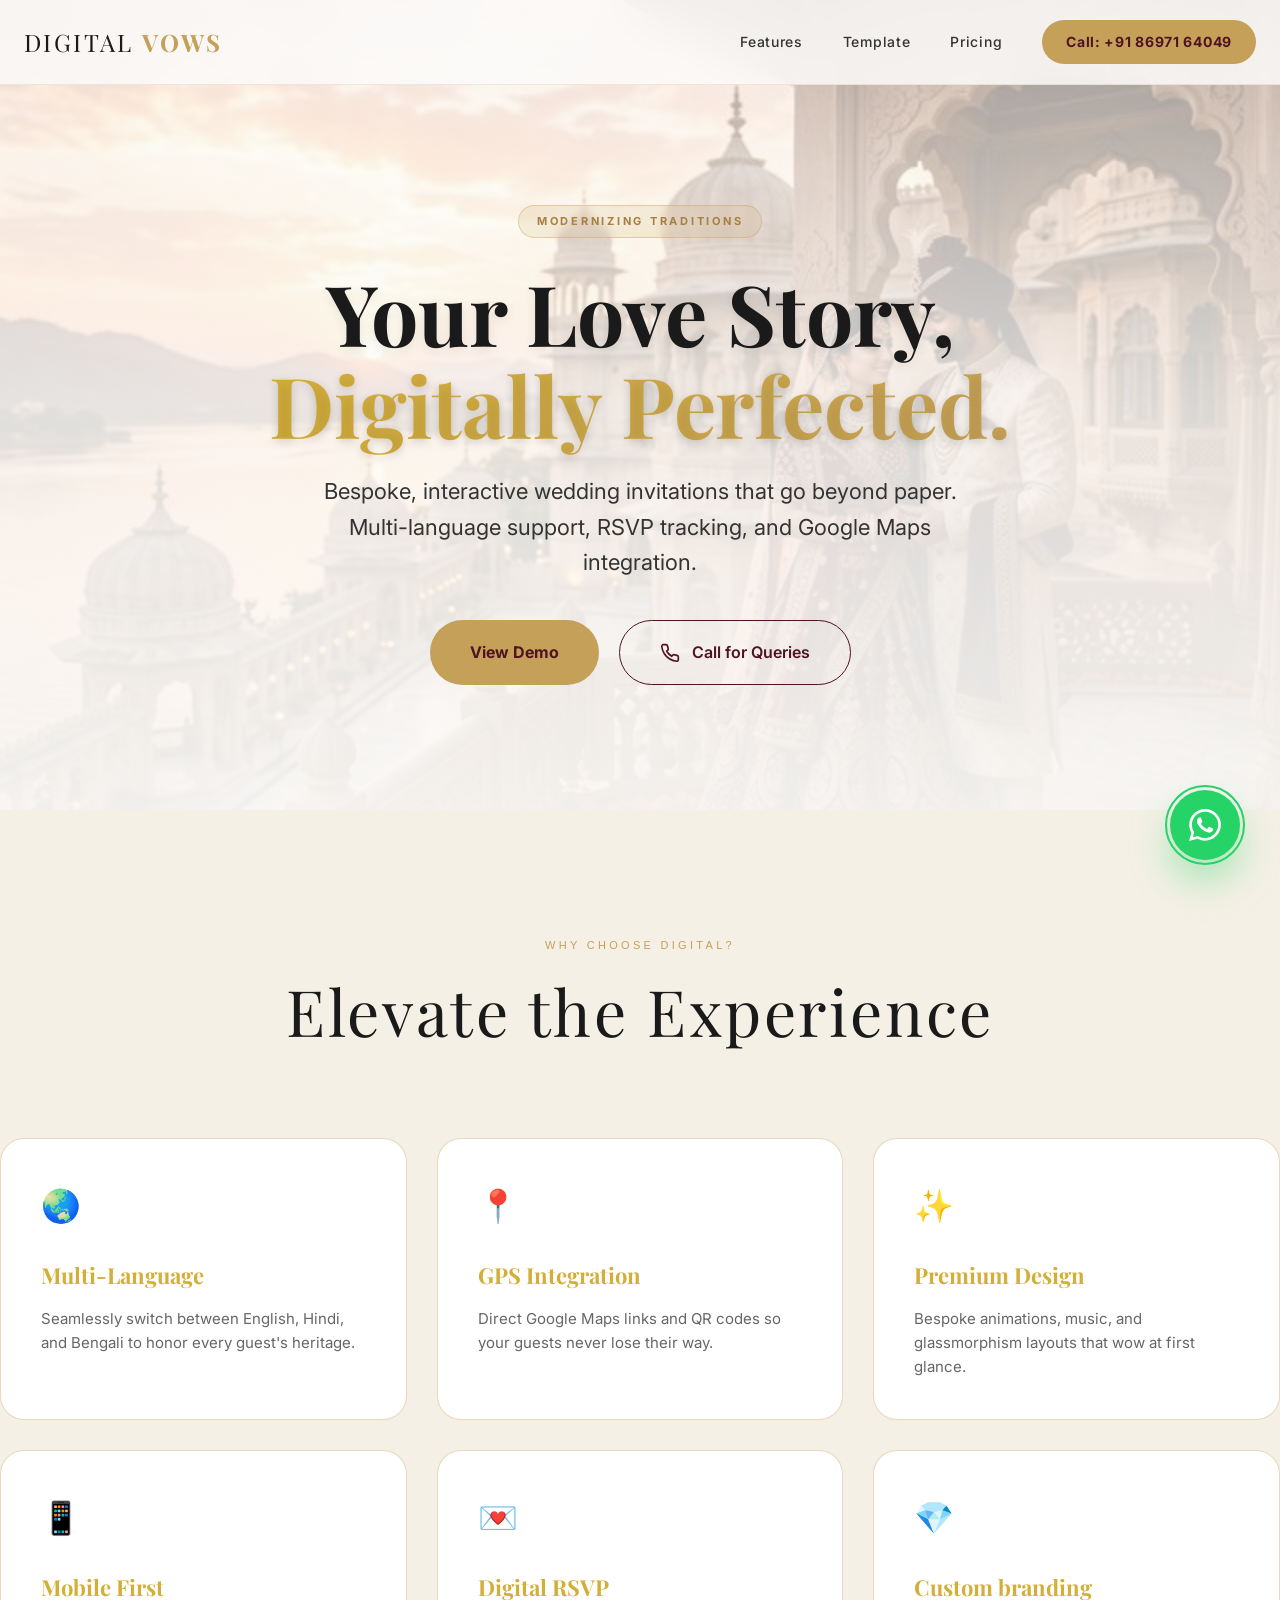
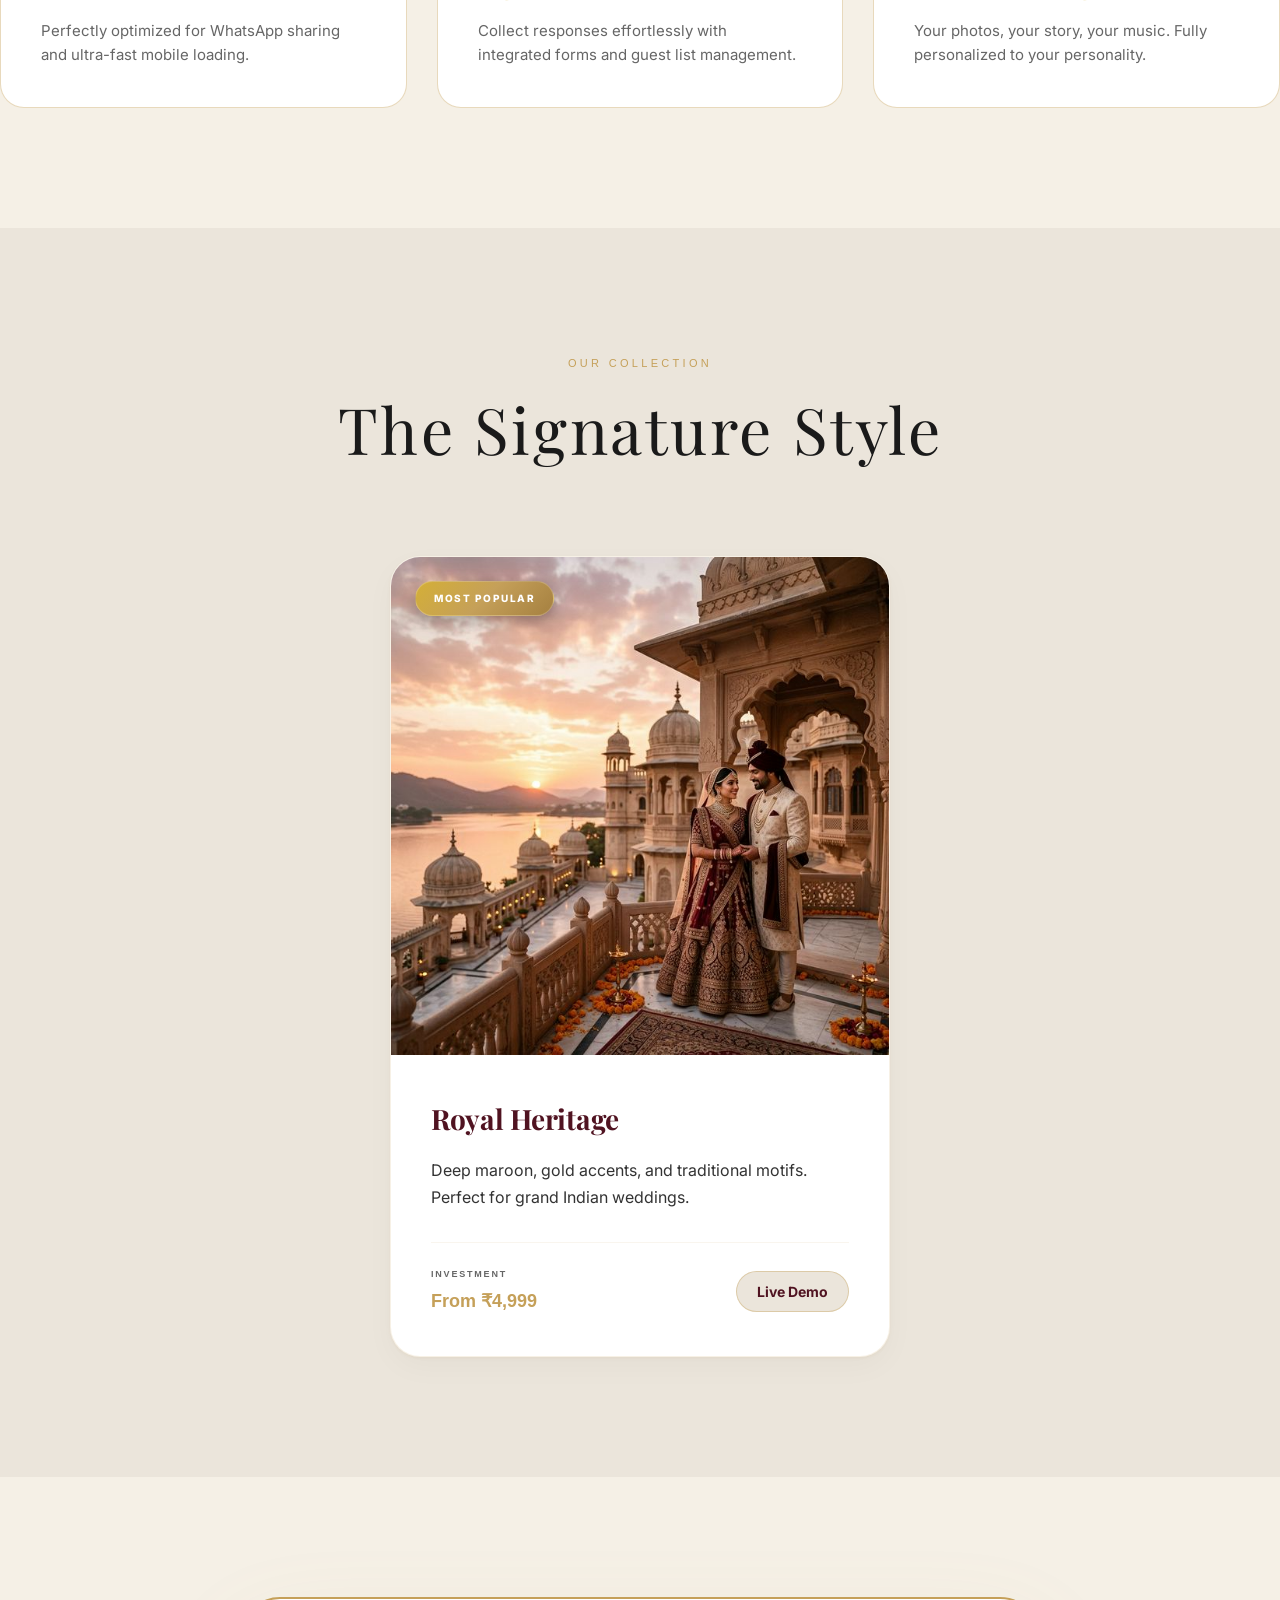
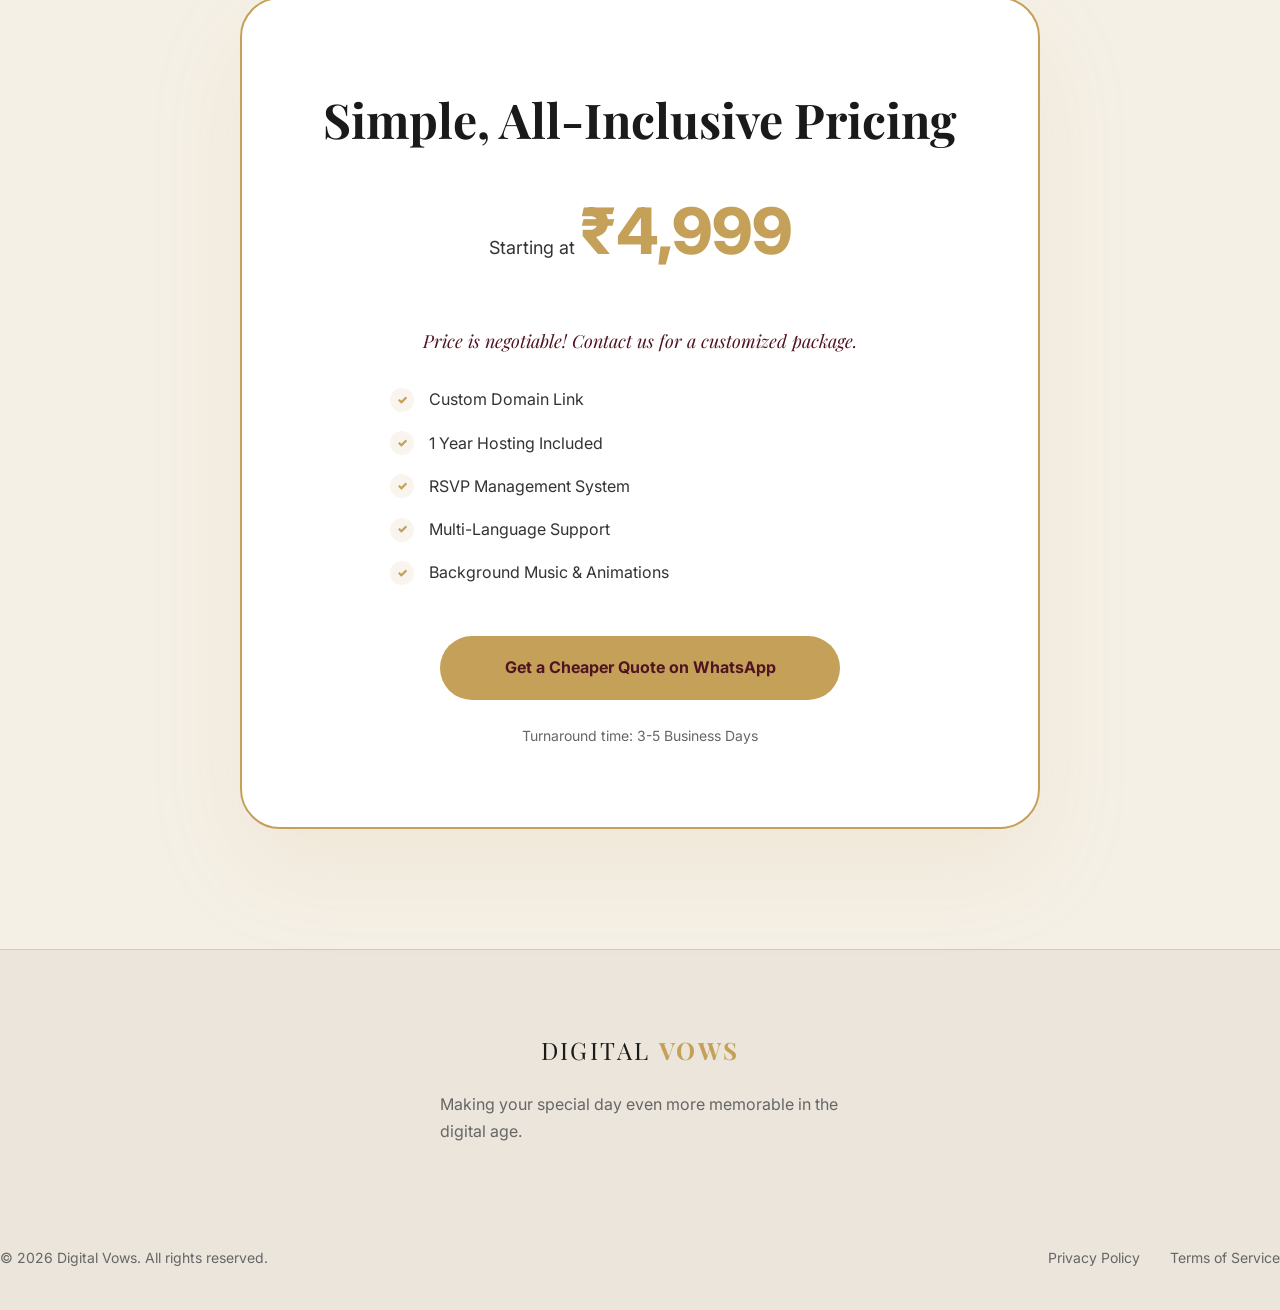
<file: kishore_chandra/showcase.html>
<!DOCTYPE html>
<html lang="en" data-theme="modern">

<head>
  <meta charset="UTF-8">
  <meta name="viewport" content="width=device-width, initial-scale=1.0">
  <title>Digital Vows — Premium Digital Wedding Invitations</title>
  <meta name="description" content="Elevate your wedding experience with stunning, interactive, and multi-language digital invitations.">
  <link rel="preconnect" href="https://fonts.googleapis.com">
  <link rel="preconnect" href="https://fonts.gstatic.com" crossorigin>
  <link href="https://fonts.googleapis.com/css2?family=Playfair+Display:ital,wght@0,400;0,700;1,400&family=Montserrat:wght@300;400;600;700&family=Inter:wght@400;500;600&display=swap" rel="stylesheet">
  <link rel="stylesheet" href="style.css">
</head>

<body class="showcase-body">

  <!-- ═══ Navigation ═══ -->
  <nav class="showcase-nav">
    <div class="nav-container">
      <a href="#" class="showcase-logo">DIGITAL <span>VOWS</span></a>
      <div class="nav-links-desktop">
        <a href="#features">Features</a>
        <a href="#templates">Template</a>
        <a href="#pricing">Pricing</a>
        <a href="tel:+918697164049" class="nav-cta-btn">Call: +91 86971 64049</a>
      </div>
    </div>
  </nav>

  <!-- ═══ Hero Section ═══ -->
  <header class="lp-hero">
    <div class="lp-hero-overlay"></div>
    <div class="container lp-hero-content">
      <div class="reveal">
        <span class="lp-badge">Modernizing Traditions</span>
        <h1 class="lp-title">Your Love Story,<br><span>Digitally Perfected.</span></h1>
        <p class="lp-subtitle">Bespoke, interactive wedding invitations that go beyond paper. Multi-language support, RSVP tracking, and Google Maps integration.</p>
        <div class="lp-hero-actions">
          <a href="#templates" class="lp-btn-primary">View Demo</a>
          <a href="tel:+918697164049" class="lp-btn-secondary">
            <svg width="20" height="20" viewBox="0 0 24 24" fill="none" stroke="currentColor" stroke-width="2">
              <path d="M22 16.92v3a2 2 0 01-2.18 2 19.79 19.79 0 01-8.63-3.07 19.5 19.5 0 01-6-6 19.79 19.79 0 01-3.07-8.67A2 2 0 014.11 2h3a2 2 0 012 1.72 12.81 12.81 0 00.7 2.81 2 2 0 01-.45 2.11L8.09 9.91a16 16 0 006 6l1.27-1.27a2 2 0 012.11-.45 12.84 12.84 0 002.81.7A2 2 0 0122 16.92z"/>
            </svg>
            Call for Queries
          </a>
        </div>
      </div>
    </div>
  </header>

  <!-- ═══ Core Features ═══ -->
  <section id="features" class="section lp-features">
    <div class="container">
      <div class="section-header align-center">
        <span class="section-label">Why Choose Digital?</span>
        <h2 class="section-title">Elevate the Experience</h2>
      </div>
      <div class="feature-grid">
        <div class="feature-card reveal">
          <div class="feature-icon">🌏</div>
          <h3>Multi-Language</h3>
          <p>Seamlessly switch between English, Hindi, and Bengali to honor every guest's heritage.</p>
        </div>
        <div class="feature-card reveal anim-d1">
          <div class="feature-icon">📍</div>
          <h3>GPS Integration</h3>
          <p>Direct Google Maps links and QR codes so your guests never lose their way.</p>
        </div>
        <div class="feature-card reveal anim-d2">
          <div class="feature-icon">✨</div>
          <h3>Premium Design</h3>
          <p>Bespoke animations, music, and glassmorphism layouts that wow at first glance.</p>
        </div>
        <div class="feature-card reveal">
          <div class="feature-icon">📱</div>
          <h3>Mobile First</h3>
          <p>Perfectly optimized for WhatsApp sharing and ultra-fast mobile loading.</p>
        </div>
        <div class="feature-card reveal anim-d1">
          <div class="feature-icon">💌</div>
          <h3>Digital RSVP</h3>
          <p>Collect responses effortlessly with integrated forms and guest list management.</p>
        </div>
        <div class="feature-card reveal anim-d2">
          <div class="feature-icon">💎</div>
          <h3>Custom branding</h3>
          <p>Your photos, your story, your music. Fully personalized to your personality.</p>
        </div>
      </div>
    </div>
  </section>

  <!-- ═══ Template Showcase ═══ -->
  <section id="templates" class="section lp-templates">
    <div class="container">
      <div class="section-header align-center">
        <span class="section-label">Our Collection</span>
        <h2 class="section-title">The Signature Style</h2>
      </div>
      <div class="showcase-grid-single">
        <!-- Template 1 -->
        <article class="showcase-card reveal">
          <div class="showcase-card-img">
            <img src="assets/hero_bg.png" alt="Royal Heritage">
            <div class="card-badge">Most Popular</div>
          </div>
          <div class="showcase-card-content">
            <h3 class="showcase-card-title">Royal Heritage</h3>
            <p class="showcase-card-desc">Deep maroon, gold accents, and traditional motifs. Perfect for grand Indian weddings.</p>
            <div class="card-footer">
              <span class="price-tag">From ₹4,999</span>
              <a href="index.html" target="_blank" class="demo-link">Live Demo</a>
            </div>
          </div>
        </article>
      </div>
    </div>
  </section>

  <!-- ═══ Pricing ═══ -->
  <section id="pricing" class="section lp-pricing">
    <div class="container">
      <div class="pricing-box reveal">
        <h2 class="pricing-title">Simple, All-Inclusive Pricing</h2>
        <div class="pricing-amount">Starting at <span>₹4,999</span></div>
        <p class="pricing-negotiable">Price is negotiable! Contact us for a customized package.</p>
        <ul class="pricing-features">
          <li>Custom Domain Link</li>
          <li>1 Year Hosting Included</li>
          <li>RSVP Management System</li>
          <li>Multi-Language Support</li>
          <li>Background Music & Animations</li>
        </ul>
        <a href="https://wa.me/918697164049" class="lp-btn-primary lp-btn-large">Get a Cheaper Quote on WhatsApp</a>
        <p class="pricing-note">Turnaround time: 3-5 Business Days</p>
      </div>
    </div>
  </section>

  <!-- ═══ Footer ═══ -->
  <footer class="lp-footer">
    <div class="container footer-content">
      <div class="footer-top">
        <a href="#" class="showcase-logo">DIGITAL <span>VOWS</span></a>
        <p class="footer-tagline">Making your special day even more memorable in the digital age.</p>
      </div>
      <div class="footer-bottom">
        <p class="copyright">© 2026 Digital Vows. All rights reserved.</p>
        <div class="footer-legal">
          <a href="#">Privacy Policy</a>
          <a href="#">Terms of Service</a>
        </div>
      </div>
    </div>
  </footer>

  <!-- ═══ Floating WhatsApp ═══ -->
  <a href="https://wa.me/918697164049" class="floating-whatsapp" aria-label="Contact on WhatsApp">
    <svg width="32" height="32" viewBox="0 0 24 24" fill="currentColor">
      <path d="M17.472 14.382c-.297-.149-1.758-.867-2.03-.967-.273-.099-.471-.148-.67.15-.197.297-.767.966-.94 1.164-.173.199-.347.223-.644.075-.297-.15-1.255-.463-2.39-1.475-.883-.788-1.48-1.761-1.653-2.059-.173-.297-.018-.458.13-.606.134-.133.298-.347.446-.52.149-.174.198-.298.298-.497.099-.198.05-.371-.025-.52-.075-.149-.669-1.612-.916-2.207-.242-.579-.487-.5-.669-.51-.173-.008-.371-.01-.57-.01-.198 0-.52.074-.792.372-.272.297-1.04 1.016-1.04 2.479 0 1.462 1.065 2.875 1.213 3.074.149.198 2.096 3.2 5.077 4.487.709.306 1.262.489 1.694.625.712.227 1.36.195 1.871.118.571-.085 1.758-.719 2.006-1.413.248-.694.248-1.289.173-1.413-.074-.124-.272-.198-.57-.347m-5.421 7.403h-.004a9.87 9.87 0 01-5.031-1.378l-.361-.214-3.741.982.998-3.648-.235-.374a9.86 9.86 0 01-1.51-5.26c.001-5.45 4.436-9.884 9.888-9.884 2.64 0 5.122 1.03 6.988 2.898a9.825 9.825 0 012.893 6.994c-.003 5.45-4.437 9.884-9.885 9.884m8.411-18.297A11.815 11.815 0 0012.05 0C5.495 0 .16 5.335.157 11.892c0 2.096.547 4.142 1.588 5.945L.057 24l6.305-1.654a11.882 11.882 0 005.683 1.448h.005c6.554 0 11.89-5.335 11.893-11.893a11.821 11.821 0 00-3.48-8.413Z"/>
    </svg>
    <div class="whatsapp-ping"></div>
  </a>

  <script src="main.js"></script>
</body>

</html>
</file>
<file: bengali_wedding/style.css>
/* ============================================
   BENGALI WEDDING — PREMIUM THEME
   Colors: Deep red, gold, ivory, turmeric
   Motifs: Alpona-inspired patterns
   ============================================ */

:root {
  --red: #9B1B30;
  --red-deep: #6B0F20;
  --red-light: #C4324A;
  --red-glow: rgba(155, 27, 48, 0.15);

  --gold: #C5973E;
  --gold-light: #DEB967;
  --gold-pale: #E8D5A8;
  --gold-glow: rgba(197, 151, 62, 0.12);

  --turmeric: #D4A832;
  --turmeric-light: #F0D060;

  --bg-primary: #0C0806;
  --bg-secondary: #110A08;
  --bg-tertiary: #1A0F0C;
  --bg-card: #160E0B;

  --text-primary: #F0E6DA;
  --text-secondary: #B8A99A;
  --text-muted: #7A6E64;

  --border: rgba(197, 151, 62, 0.12);
  --border-hover: rgba(197, 151, 62, 0.25);

  --font-display: 'Playfair Display', 'Georgia', serif;
  --font-body: 'Lora', 'Georgia', serif;
  --font-bengali: 'Noto Serif Bengali', serif;
  --font-label: 'Cormorant Garamond', serif;

  --ease: cubic-bezier(0.25, 0.46, 0.45, 0.94);
  --ease-out: cubic-bezier(0.19, 1, 0.22, 1);

  --section-padding: clamp(80px, 12vh, 160px);
}

/* ── Reset ── */
*, *::before, *::after { margin: 0; padding: 0; box-sizing: border-box; }

html {
  scroll-behavior: smooth;
  -webkit-font-smoothing: antialiased;
  scrollbar-width: thin;
  scrollbar-color: var(--red-deep) var(--bg-primary);
}

body {
  font-family: var(--font-body);
  font-weight: 400;
  color: var(--text-primary);
  background: var(--bg-primary);
  line-height: 1.7;
  letter-spacing: 0.01em;
  overflow-x: hidden;
}

::-webkit-scrollbar { width: 5px; }
::-webkit-scrollbar-track { background: var(--bg-primary); }
::-webkit-scrollbar-thumb { background: var(--red-deep); border-radius: 3px; }

a { color: inherit; text-decoration: none; }
img { max-width: 100%; display: block; }
button, input, select, textarea { font: inherit; color: inherit; }
::selection { background: var(--red); color: #fff; }

/* ── Loader ── */
.loader {
  position: fixed;
  inset: 0;
  z-index: 10000;
  background: var(--bg-primary);
  display: flex;
  align-items: center;
  justify-content: center;
  transition: opacity 1s var(--ease), visibility 1s;
}

.loader.hidden { opacity: 0; visibility: hidden; pointer-events: none; }

.loader-content { text-align: center; }

.loader-motif {
  width: 80px;
  height: 80px;
  margin: 0 auto 24px;
  color: var(--gold);
  animation: loaderSpin 8s linear infinite;
}

.loader-svg { width: 100%; height: 100%; }

@keyframes loaderSpin { to { transform: rotate(360deg); } }

.loader-text {
  display: block;
  font-family: var(--font-bengali);
  font-size: 28px;
  font-weight: 600;
  color: var(--gold);
  letter-spacing: 0.2em;
  margin-bottom: 28px;
  animation: loaderPulse 2.5s ease-in-out infinite;
}

.loader-bar { width: 100px; height: 1px; background: var(--border); margin: 0 auto; overflow: hidden; }
.loader-bar-fill { width: 100%; height: 100%; background: var(--gold); transform-origin: left; animation: loaderFill 2s var(--ease-out) forwards; }

@keyframes loaderPulse { 0%, 100% { opacity: 0.5; } 50% { opacity: 1; } }
@keyframes loaderFill { from { transform: scaleX(0); } to { transform: scaleX(1); } }

/* ── Navigation ── */
.nav {
  position: fixed;
  top: 0;
  left: 0;
  right: 0;
  z-index: 1000;
  display: flex;
  align-items: center;
  justify-content: space-between;
  padding: 24px clamp(24px, 5vw, 60px);
  transition: all 0.6s var(--ease);
}

.nav.scrolled {
  padding: 14px clamp(24px, 5vw, 60px);
  background: rgba(12, 8, 6, 0.95);
  backdrop-filter: blur(20px);
  -webkit-backdrop-filter: blur(20px);
  border-bottom: 1px solid var(--border);
}

.nav-logo {
  display: flex;
  align-items: baseline;
  gap: 6px;
}

.nav-logo-bengali {
  font-family: var(--font-bengali);
  font-size: 16px;
  font-weight: 600;
  color: var(--text-primary);
}

.nav-logo-amp {
  font-family: var(--font-display);
  font-size: 14px;
  color: var(--gold);
  font-style: italic;
}

.nav-links { display: flex; gap: 40px; }

.nav-links a {
  font-family: var(--font-label);
  font-size: 13px;
  font-weight: 500;
  text-transform: uppercase;
  letter-spacing: 0.18em;
  color: var(--text-secondary);
  transition: color 0.3s;
  position: relative;
}

.nav-links a::after {
  content: '';
  position: absolute;
  bottom: -4px;
  left: 0;
  width: 0;
  height: 1px;
  background: var(--gold);
  transition: width 0.4s var(--ease);
}

.nav-links a:hover { color: var(--gold-light); }
.nav-links a:hover::after { width: 100%; }

.nav-toggle {
  display: none;
  background: none;
  border: none;
  cursor: pointer;
  width: 30px;
  height: 22px;
  position: relative;
  z-index: 1001;
}

.nav-toggle span {
  display: block;
  width: 100%;
  height: 1px;
  background: var(--text-primary);
  transition: all 0.3s var(--ease);
  position: absolute;
  left: 0;
}

.nav-toggle span:first-child { top: 5px; }
.nav-toggle span:last-child { bottom: 5px; }
.nav-toggle.active span:first-child { top: 50%; transform: rotate(45deg); }
.nav-toggle.active span:last-child { bottom: 50%; transform: rotate(-45deg); }

.mobile-menu {
  position: fixed;
  inset: 0;
  z-index: 999;
  background: rgba(12, 8, 6, 0.97);
  backdrop-filter: blur(40px);
  display: flex;
  flex-direction: column;
  align-items: center;
  justify-content: center;
  gap: 36px;
  opacity: 0;
  visibility: hidden;
  transition: all 0.5s var(--ease);
}

.mobile-menu.active { opacity: 1; visibility: visible; }

.mobile-menu a {
  font-family: var(--font-display);
  font-size: 28px;
  font-weight: 400;
  letter-spacing: 0.08em;
  color: var(--text-secondary);
  transition: color 0.3s;
}

.mobile-menu a:hover { color: var(--gold); }

/* ── Hero ── */
.hero {
  position: relative;
  min-height: 100vh;
  min-height: 100dvh;
  display: flex;
  align-items: center;
  justify-content: center;
  overflow: hidden;
}

.hero-bg-pattern {
  position: absolute;
  inset: 0;
  background:
    radial-gradient(ellipse at 30% 20%, rgba(155, 27, 48, 0.08) 0%, transparent 55%),
    radial-gradient(ellipse at 70% 80%, rgba(197, 151, 62, 0.06) 0%, transparent 55%),
    radial-gradient(ellipse at 50% 50%, rgba(155, 27, 48, 0.04) 0%, transparent 70%);
  animation: heroBgShift 20s ease-in-out infinite alternate;
}

@keyframes heroBgShift {
  0% { opacity: 1; }
  50% { opacity: 0.7; }
  100% { opacity: 1; }
}

.hero-overlay {
  position: absolute;
  inset: 0;
  background:
    linear-gradient(180deg, rgba(12, 8, 6, 0.3) 0%, transparent 30%, transparent 70%, rgba(12, 8, 6, 0.5) 100%);
}

.hero-content {
  position: relative;
  z-index: 2;
  text-align: center;
  padding: 0 24px;
  max-width: 800px;
}

.hero-topline {
  display: flex;
  align-items: center;
  justify-content: center;
  gap: 16px;
  margin-bottom: 16px;
}

.hero-conch {
  font-family: var(--font-bengali);
  font-size: 16px;
  color: var(--gold);
  opacity: 0.6;
}

.hero-pretext {
  font-family: var(--font-bengali);
  font-size: clamp(14px, 2vw, 18px);
  font-weight: 500;
  letter-spacing: 0.15em;
  color: var(--gold);
}

.hero-invite {
  font-family: var(--font-label);
  font-size: 13px;
  font-weight: 400;
  text-transform: uppercase;
  letter-spacing: 0.3em;
  color: var(--text-secondary);
  margin-bottom: 32px;
}

.hero-names-block {
  margin-bottom: 20px;
}

.hero-name-bengali {
  font-family: var(--font-bengali);
  font-size: clamp(48px, 10vw, 110px);
  font-weight: 700;
  line-height: 1.15;
  color: var(--text-primary);
  text-shadow: 0 0 80px rgba(155, 27, 48, 0.15);
}

.hero-amp-wrap {
  display: flex;
  align-items: center;
  justify-content: center;
  gap: 20px;
  margin: 8px 0;
}

.hero-amp-line {
  width: clamp(40px, 8vw, 80px);
  height: 1px;
  background: linear-gradient(90deg, transparent, var(--gold), transparent);
  opacity: 0.4;
}

.hero-amp {
  font-family: var(--font-display);
  font-size: clamp(28px, 4vw, 42px);
  font-weight: 400;
  font-style: italic;
  color: var(--gold);
}

.hero-names-english {
  display: flex;
  align-items: center;
  justify-content: center;
  gap: 16px;
  margin-bottom: 28px;
}

.hero-names-english span {
  font-family: var(--font-display);
  font-size: clamp(18px, 3vw, 28px);
  font-weight: 400;
  letter-spacing: 0.12em;
  color: var(--text-secondary);
}

.hero-dot {
  color: var(--gold);
  font-size: 0.8em;
}

.hero-divider {
  width: 200px;
  margin: 0 auto 20px;
  color: var(--gold);
  opacity: 0.5;
}

.hero-divider-svg { width: 100%; display: block; }

.hero-date {
  font-family: var(--font-display);
  font-size: clamp(16px, 2.5vw, 22px);
  font-weight: 400;
  letter-spacing: 0.25em;
  color: var(--text-secondary);
  margin-bottom: 8px;
}

.hero-venue {
  font-family: var(--font-label);
  font-size: 12px;
  font-weight: 400;
  text-transform: uppercase;
  letter-spacing: 0.25em;
  color: var(--text-muted);
  margin-bottom: 48px;
}

.hero-cta {
  display: inline-flex;
  align-items: center;
  gap: 10px;
  font-family: var(--font-bengali);
  font-size: 14px;
  font-weight: 500;
  color: var(--gold);
  padding: 14px 36px;
  border: 1px solid var(--border);
  transition: all 0.4s var(--ease);
  background: rgba(197, 151, 62, 0.04);
}

.hero-cta:hover {
  background: rgba(197, 151, 62, 0.1);
  border-color: var(--gold);
  transform: translateY(-2px);
}

.hero-cta svg { transition: transform 0.4s var(--ease); }
.hero-cta:hover svg { transform: translateY(3px); }

.hero-scroll-hint {
  position: absolute;
  bottom: 40px;
  left: 50%;
  transform: translateX(-50%);
  z-index: 2;
}

.scroll-line {
  width: 1px;
  height: 48px;
  background: linear-gradient(to bottom, var(--gold), transparent);
  animation: scrollHint 2.5s ease-in-out infinite;
}

@keyframes scrollHint {
  0% { opacity: 1; transform: scaleY(1); transform-origin: top; }
  50% { opacity: 0.3; transform: scaleY(0.35); transform-origin: top; }
  100% { opacity: 1; transform: scaleY(1); transform-origin: top; }
}

/* Hero Alpona corners */
.hero-corner {
  position: absolute;
  width: clamp(80px, 15vw, 180px);
  height: clamp(80px, 15vw, 180px);
  z-index: 1;
  opacity: 0.12;
}

.hero-corner::before,
.hero-corner::after {
  content: '';
  position: absolute;
  border-color: var(--gold);
  border-style: solid;
}

.hero-corner::before {
  width: 100%;
  height: 100%;
  border-width: 1px;
  border-radius: 0;
}

.hero-corner::after {
  width: 60%;
  height: 60%;
  border-width: 1px;
}

.hero-corner-tl { top: clamp(20px, 4vw, 60px); left: clamp(20px, 4vw, 60px); }
.hero-corner-tl::before { border-right: none; border-bottom: none; }
.hero-corner-tl::after { top: 15%; left: 15%; border-right: none; border-bottom: none; }

.hero-corner-tr { top: clamp(20px, 4vw, 60px); right: clamp(20px, 4vw, 60px); }
.hero-corner-tr::before { border-left: none; border-bottom: none; }
.hero-corner-tr::after { top: 15%; right: 15%; border-left: none; border-bottom: none; }

.hero-corner-bl { bottom: clamp(20px, 4vw, 60px); left: clamp(20px, 4vw, 60px); }
.hero-corner-bl::before { border-right: none; border-top: none; }
.hero-corner-bl::after { bottom: 15%; left: 15%; border-right: none; border-top: none; }

.hero-corner-br { bottom: clamp(20px, 4vw, 60px); right: clamp(20px, 4vw, 60px); }
.hero-corner-br::before { border-left: none; border-top: none; }
.hero-corner-br::after { bottom: 15%; right: 15%; border-left: none; border-top: none; }

/* ── Section Base ── */
.section {
  padding: var(--section-padding) 0;
  position: relative;
}

.section-header {
  text-align: center;
  margin-bottom: clamp(48px, 8vh, 80px);
  padding: 0 24px;
}

.section-motif {
  width: 80px;
  margin: 0 auto 16px;
  color: var(--gold);
  opacity: 0.4;
}

.motif-svg { width: 100%; display: block; }

.section-label {
  font-family: var(--font-bengali);
  font-size: clamp(13px, 1.8vw, 16px);
  font-weight: 500;
  color: var(--gold);
  margin-bottom: 8px;
}

.section-title {
  font-family: var(--font-display);
  font-size: clamp(36px, 6vw, 60px);
  font-weight: 400;
  letter-spacing: 0.04em;
  color: var(--text-primary);
}

/* ── Our Story ── */
.story { background: var(--bg-secondary); }

.story-timeline {
  max-width: 1100px;
  margin: 0 auto;
  padding: 0 clamp(24px, 5vw, 60px);
}

.story-item {
  display: grid;
  grid-template-columns: 1fr 1fr;
  gap: clamp(32px, 5vw, 64px);
  align-items: center;
  margin-bottom: clamp(60px, 10vh, 120px);
}

.story-item:last-child { margin-bottom: 0; }
.story-item.reverse { direction: rtl; }
.story-item.reverse > * { direction: ltr; }

.story-image {
  position: relative;
  aspect-ratio: 4 / 5;
  overflow: hidden;
}

.story-image-placeholder {
  width: 100%;
  height: 100%;
  background:
    linear-gradient(
      135deg,
      hsl(var(--hue), var(--sat), 16%) 0%,
      hsl(var(--hue), var(--sat), 10%) 50%,
      hsl(var(--hue), var(--sat), 6%) 100%
    );
}

.story-image-border {
  position: absolute;
  inset: 8px;
  border: 1px solid var(--gold);
  opacity: 0.15;
  pointer-events: none;
  transition: opacity 0.5s var(--ease);
}

.story-item:hover .story-image-border { opacity: 0.3; }

.story-text { padding: clamp(8px, 2vw, 24px) 0; }

.story-date {
  font-family: var(--font-label);
  font-size: 12px;
  font-weight: 500;
  text-transform: uppercase;
  letter-spacing: 0.25em;
  color: var(--gold);
  display: block;
  margin-bottom: 16px;
}

.story-text h3 {
  font-family: var(--font-bengali);
  font-size: clamp(22px, 3vw, 32px);
  font-weight: 600;
  margin-bottom: 20px;
  color: var(--text-primary);
}

.story-text p {
  font-size: 15px;
  color: var(--text-secondary);
  line-height: 1.9;
}

/* ── Events ── */
.events { background: var(--bg-primary); }

.events-grid {
  max-width: 1200px;
  margin: 0 auto;
  padding: 0 clamp(24px, 5vw, 60px);
  display: grid;
  grid-template-columns: repeat(2, 1fr);
  gap: 24px;
}

.event-card {
  background: var(--bg-card);
  border: 1px solid var(--border);
  padding: clamp(32px, 4vw, 48px) clamp(24px, 3vw, 36px);
  text-align: center;
  position: relative;
  overflow: hidden;
  transition: all 0.5s var(--ease);
}

.event-card:hover {
  border-color: var(--border-hover);
  background: var(--bg-tertiary);
  transform: translateY(-3px);
  box-shadow: 0 12px 48px rgba(0, 0, 0, 0.3);
}

.event-accent {
  position: absolute;
  top: 0;
  left: 0;
  right: 0;
  height: 2px;
  background: linear-gradient(90deg, transparent, var(--gold), transparent);
  opacity: 0;
  transition: opacity 0.5s;
}

.event-card:hover .event-accent { opacity: 1; }
.event-card.featured .event-accent { opacity: 0.6; }

.event-card.featured {
  border-color: rgba(197, 151, 62, 0.2);
  background: linear-gradient(180deg, rgba(197, 151, 62, 0.04) 0%, var(--bg-card) 100%);
}

.event-icon-wrap {
  display: inline-flex;
  align-items: center;
  justify-content: center;
  width: 64px;
  height: 64px;
  border-radius: 50%;
  border: 1px solid var(--border);
  color: var(--text-muted);
  margin-bottom: 24px;
  transition: all 0.4s var(--ease);
}

.event-card.featured .event-icon-wrap {
  border-color: rgba(197, 151, 62, 0.3);
  color: var(--gold);
}

.event-card:hover .event-icon-wrap {
  border-color: var(--gold);
  color: var(--gold);
  transform: scale(1.05);
}

.event-card h3 {
  font-family: var(--font-bengali);
  font-size: clamp(22px, 2.5vw, 28px);
  font-weight: 600;
  margin-bottom: 4px;
  color: var(--text-primary);
}

.event-card h4 {
  font-family: var(--font-display);
  font-size: 16px;
  font-weight: 400;
  font-style: italic;
  color: var(--text-muted);
  margin-bottom: 24px;
  letter-spacing: 0.05em;
}

.event-detail { margin-bottom: 20px; }

.event-date-line {
  font-family: var(--font-label);
  font-size: 14px;
  font-weight: 500;
  color: var(--gold);
  letter-spacing: 0.04em;
  margin-bottom: 4px;
}

.event-time-line {
  font-size: 13px;
  color: var(--text-secondary);
  margin-bottom: 4px;
}

.event-loc-line {
  font-size: 12px;
  color: var(--text-muted);
  font-style: italic;
}

.event-desc {
  font-size: 14px;
  color: var(--text-secondary);
  line-height: 1.8;
  margin-bottom: 24px;
}

.event-dress {
  display: inline-block;
  font-family: var(--font-label);
  font-size: 10px;
  font-weight: 500;
  text-transform: uppercase;
  letter-spacing: 0.2em;
  color: var(--text-muted);
  padding: 6px 18px;
  border: 1px solid var(--border);
}

/* ── Gallery ── */
.gallery { background: var(--bg-secondary); }

.gallery-grid {
  max-width: 1200px;
  margin: 0 auto;
  padding: 0 clamp(24px, 5vw, 60px);
  display: grid;
  grid-template-columns: repeat(3, 1fr);
  grid-auto-rows: 240px;
  gap: 16px;
}

.gallery-item {
  position: relative;
  overflow: hidden;
  cursor: pointer;
}

.gallery-item.gallery-tall { grid-row: span 2; }
.gallery-item.gallery-wide { grid-column: span 2; }

.gallery-placeholder {
  width: 100%;
  height: 100%;
  background:
    linear-gradient(
      145deg,
      hsl(var(--hue), var(--sat), 18%) 0%,
      hsl(var(--hue), var(--sat), 10%) 50%,
      hsl(calc(var(--hue) + 10), var(--sat), 6%) 100%
    );
  transition: transform 0.8s var(--ease);
}

.gallery-item:hover .gallery-placeholder { transform: scale(1.06); }

.gallery-overlay {
  position: absolute;
  inset: 0;
  background: rgba(12, 8, 6, 0.6);
  display: flex;
  align-items: center;
  justify-content: center;
  opacity: 0;
  transition: opacity 0.5s var(--ease);
}

.gallery-overlay span {
  font-family: var(--font-display);
  font-size: 17px;
  font-weight: 400;
  letter-spacing: 0.1em;
  transform: translateY(10px);
  transition: transform 0.5s var(--ease);
}

.gallery-item:hover .gallery-overlay { opacity: 1; }
.gallery-item:hover .gallery-overlay span { transform: translateY(0); }

.gallery-item::after {
  content: '';
  position: absolute;
  inset: 6px;
  border: 1px solid var(--gold);
  opacity: 0;
  transition: opacity 0.5s;
  pointer-events: none;
}

.gallery-item:hover::after { opacity: 0.2; }

/* ── Venue ── */
.venue { background: var(--bg-primary); }

.venue-content {
  max-width: 1100px;
  margin: 0 auto;
  padding: 0 clamp(24px, 5vw, 60px);
}

.venue-card {
  display: grid;
  grid-template-columns: 1fr 1fr;
  border: 1px solid var(--border);
  overflow: hidden;
}

.venue-map { position: relative; min-height: 320px; }

.venue-map-placeholder {
  width: 100%;
  height: 100%;
  background:
    radial-gradient(circle at 55% 45%, rgba(155, 27, 48, 0.08) 0%, transparent 60%),
    linear-gradient(135deg, var(--bg-tertiary) 0%, var(--bg-primary) 100%);
  display: flex;
  flex-direction: column;
  align-items: center;
  justify-content: center;
  gap: 16px;
  color: var(--text-muted);
}

.venue-map-placeholder svg { opacity: 0.4; }
.venue-map-placeholder span { font-size: 12px; text-transform: uppercase; letter-spacing: 0.2em; opacity: 0.5; }

.venue-info {
  padding: clamp(28px, 4vw, 48px);
  background: var(--bg-card);
}

.venue-info h3 {
  font-family: var(--font-display);
  font-size: clamp(24px, 3vw, 32px);
  font-weight: 500;
  margin-bottom: 16px;
  letter-spacing: 0.02em;
}

.venue-address {
  font-size: 14px;
  color: var(--text-secondary);
  line-height: 1.8;
  margin-bottom: 28px;
}

.venue-details {
  border-top: 1px solid var(--border);
  padding-top: 24px;
}

.venue-detail-item { margin-bottom: 16px; }
.venue-detail-item:last-child { margin-bottom: 0; }

.venue-detail-label {
  display: block;
  font-family: var(--font-label);
  font-size: 10px;
  font-weight: 500;
  text-transform: uppercase;
  letter-spacing: 0.2em;
  color: var(--gold);
  margin-bottom: 4px;
}

.venue-detail-item span:last-child {
  font-size: 13px;
  color: var(--text-secondary);
}

/* ── Countdown ── */
.countdown {
  background: var(--bg-secondary);
  text-align: center;
  padding: var(--section-padding) 0;
  position: relative;
  overflow: hidden;
}

.countdown-bg-pattern {
  position: absolute;
  inset: 0;
  background:
    radial-gradient(ellipse at 50% 50%, rgba(155, 27, 48, 0.06) 0%, transparent 60%);
  pointer-events: none;
}

.countdown-content {
  position: relative;
  max-width: min(800px, 90vw);
  margin: 0 auto;
  padding: 0 24px;
}

.countdown-heading {
  font-family: var(--font-display);
  font-size: clamp(28px, 4vw, 42px);
  font-weight: 400;
  color: var(--text-primary);
  margin-bottom: 8px;
  letter-spacing: 0.03em;
}

.countdown-timer {
  display: flex;
  align-items: flex-start;
  justify-content: center;
  gap: clamp(16px, 4vw, 48px);
  margin: 40px 0;
}

.countdown-unit { text-align: center; }

.countdown-number {
  display: block;
  font-family: var(--font-display);
  font-size: clamp(40px, 8vw, 80px);
  font-weight: 400;
  letter-spacing: 0.05em;
  color: var(--text-primary);
  line-height: 1;
  min-width: 2ch;
}

.countdown-label {
  display: block;
  font-family: var(--font-label);
  font-size: 10px;
  font-weight: 500;
  text-transform: uppercase;
  letter-spacing: 0.3em;
  color: var(--text-muted);
  margin-top: 12px;
}

.countdown-sep {
  font-family: var(--font-display);
  font-size: clamp(24px, 5vw, 48px);
  color: var(--gold);
  opacity: 0.25;
  padding-top: clamp(6px, 1.5vw, 14px);
  line-height: 1;
}

.countdown-date {
  font-size: 13px;
  color: var(--text-muted);
  letter-spacing: 0.15em;
}

/* ── Footer ── */
.footer {
  background: var(--bg-primary);
  border-top: 1px solid var(--border);
  padding: 72px 24px;
  text-align: center;
  position: relative;
  overflow: hidden;
}

.footer-pattern {
  position: absolute;
  inset: 0;
  background:
    radial-gradient(ellipse at 50% 100%, rgba(155, 27, 48, 0.04) 0%, transparent 50%);
  pointer-events: none;
}

.footer-content { position: relative; }

.footer-motif {
  width: 120px;
  margin: 0 auto 24px;
  color: var(--gold);
  opacity: 0.3;
}

.footer-motif-svg { width: 100%; display: block; }

.footer-bengali {
  font-family: var(--font-bengali);
  font-size: clamp(28px, 4vw, 40px);
  font-weight: 600;
  color: var(--gold);
  margin-bottom: 4px;
}

.footer-names {
  font-family: var(--font-display);
  font-size: clamp(20px, 3vw, 28px);
  font-weight: 400;
  font-style: italic;
  color: var(--text-secondary);
  margin-bottom: 12px;
}

.footer-date {
  font-family: var(--font-label);
  font-size: 14px;
  font-weight: 400;
  letter-spacing: 0.3em;
  color: var(--text-secondary);
  margin-bottom: 20px;
}

.footer-note {
  font-family: var(--font-bengali);
  font-size: 13px;
  color: var(--text-muted);
  letter-spacing: 0.1em;
}

/* ── Reveal Animations ── */
.reveal-up {
  opacity: 0;
  transform: translateY(28px);
  transition: opacity 0.8s var(--ease), transform 0.8s var(--ease-out);
}

.reveal-up.revealed {
  opacity: 1;
  transform: translateY(0);
}

.delay-1 { transition-delay: 0.12s; }
.delay-2 { transition-delay: 0.24s; }
.delay-3 { transition-delay: 0.36s; }
.delay-4 { transition-delay: 0.48s; }
.delay-5 { transition-delay: 0.6s; }
.delay-6 { transition-delay: 0.72s; }

/* ── Responsive ── */
@media (max-width: 1024px) {
  .events-grid {
    grid-template-columns: 1fr;
    max-width: 560px;
  }
}

@media (max-width: 768px) {
  .nav-links { display: none; }
  .nav-toggle { display: block; }

  .hero-name-bengali { font-size: clamp(40px, 12vw, 72px); }

  .story-item,
  .story-item.reverse {
    grid-template-columns: 1fr;
    direction: ltr;
  }

  .story-item.reverse > * { direction: ltr; }
  .story-image { aspect-ratio: 16 / 10; }

  .events-grid {
    grid-template-columns: 1fr;
    max-width: 560px;
  }

  .gallery-grid {
    grid-template-columns: 1fr 1fr;
    grid-auto-rows: 180px;
  }

  .gallery-item.gallery-tall { grid-row: span 1; }
  .gallery-item.gallery-wide { grid-column: span 1; }

  .venue-card { grid-template-columns: 1fr; }
  .venue-map { min-height: 220px; }

  .countdown-sep { display: none; }
  .countdown-timer { gap: clamp(20px, 6vw, 40px); }

  .hero-corner { display: none; }
}

@media (max-width: 480px) {
  .gallery-grid {
    grid-template-columns: 1fr;
    grid-auto-rows: 200px;
  }

  .hero-names-english { flex-direction: column; gap: 4px; }
  .hero-dot { display: none; }
}

/* ── Reduced motion ── */
@media (prefers-reduced-motion: reduce) {
  *, *::before, *::after {
    animation-duration: 0.01ms !important;
    transition-duration: 0.01ms !important;
  }

  .reveal-up { opacity: 1; transform: none; }
  html { scroll-behavior: auto; }
}
</file>
<file: main_website/style.css>
/* ============================================
   PREMIUM WEDDING INVITATION
   Dual theme: Modern (dark) + Colorful
   Multi-language: EN / HI / BN
   ============================================ */

:root,
:root,
[data-theme="modern"] {
  --bg: #F5F0E6;
  --bg-alt: #EBE5DB;
  --bg-card: #FFFFFF;
  --bg-input: #FFFFFF;

  --text: #1A1A1A;
  --text-secondary: #333333;
  --text-muted: #666666;

  --accent: #C5A059;
  --accent-light: #D4AF37;
  --accent-dark: #A58040;
  --accent-glow: rgba(197, 160, 89, 0.15);

  --maroon: #501321;
  --maroon-light: #6A1A2D;
  --burgundy: #380C16;
  --ivory: #F5F0E6;
  --ivory-warm: #FCFBF9;

  --border: rgba(197, 160, 89, 0.4);
  --border-hover: rgba(197, 160, 89, 0.7);

  --hero-glow-1: rgba(80, 19, 33, 0.1);
  --hero-glow-2: rgba(197, 160, 89, 0.15);

  --gradient-gold: linear-gradient(135deg, #D4AF37, #C5A059);
  --gradient-maroon: linear-gradient(135deg, #6A1A2D, #501321);

  --font-display: 'Playfair Display', 'Georgia', serif;
  --font-body: 'DM Sans', 'Helvetica Neue', sans-serif;
  --font-sans: 'DM Sans', 'Helvetica Neue', sans-serif;
  --font-elegant: 'Playfair Display', 'Georgia', serif;
  --font-script: 'Great Vibes', cursive;

  --ease: cubic-bezier(0.25, 0.46, 0.45, 0.94);
  --ease-out: cubic-bezier(0.19, 1, 0.22, 1);
  --ease-bounce: cubic-bezier(0.34, 1.56, 0.64, 1);

  --section-pad: clamp(80px, 12vh, 160px);
}


/* ═══════════════════════════════════════════
   COLOURFUL FESTIVE THEME
   Vibrant gradients, warm purples, corals,
   teal accents — a joyful celebration palette
   ═══════════════════════════════════════════ */

[data-theme="colorful"] {
  --bg: #FEFCF8;
  --bg-alt: #FFF7F0;
  --bg-card: #FFFFFF;
  --bg-input: #FFF9F5;

  --text: #2D1B4E;
  --text-secondary: #5B3D7A;
  --text-muted: #9077A8;

  --accent: #7C3AED;
  --accent-light: #A78BFA;
  --accent-dark: #5B21B6;
  --accent-glow: rgba(124, 58, 237, 0.1);

  --coral: #F472B6;
  --coral-deep: #DB2777;
  --teal: #06B6D4;
  --amber: #F59E0B;
  --rose: #FB7185;
  --emerald: #34D399;

  --border: rgba(124, 58, 237, 0.12);
  --border-hover: rgba(124, 58, 237, 0.25);

  --hero-glow-1: rgba(244, 114, 182, 0.1);
  --hero-glow-2: rgba(124, 58, 237, 0.08);
}

/* ── Colorful: Scrollbar ── */
[data-theme="colorful"] ::-webkit-scrollbar-track { background: var(--bg); }
[data-theme="colorful"] ::-webkit-scrollbar-thumb {
  background: linear-gradient(180deg, var(--accent), var(--coral));
  border-radius: 3px;
}

/* ── Colorful: Selection ── */
[data-theme="colorful"] ::selection { background: var(--accent); color: #fff; }

/* ── Colorful: Seal screen ── */
[data-theme="colorful"] .seal-screen {
  background: linear-gradient(135deg, #FEFCF8 0%, #FFF1F6 50%, #F5F0FF 100%);
}

[data-theme="colorful"] .seal-bg-pattern {
  background:
    radial-gradient(ellipse at 30% 30%, rgba(124, 58, 237, 0.06) 0%, transparent 50%),
    radial-gradient(ellipse at 70% 70%, rgba(244, 114, 182, 0.06) 0%, transparent 50%),
    radial-gradient(ellipse at 50% 50%, rgba(245, 158, 11, 0.04) 0%, transparent 40%);
}

[data-theme="colorful"] .seal-ring { color: var(--accent); }

[data-theme="colorful"] .seal-inner {
  background: var(--bg-card);
  border: 2px solid transparent;
  background-clip: padding-box;
  box-shadow:
    0 0 0 2px var(--accent),
    0 0 0 4px rgba(244, 114, 182, 0.2),
    0 8px 32px rgba(124, 58, 237, 0.12);
}

[data-theme="colorful"] .seal-monogram {
  background: linear-gradient(135deg, var(--accent), var(--coral));
  -webkit-background-clip: text;
  -webkit-text-fill-color: transparent;
  background-clip: text;
}

[data-theme="colorful"] .seal-hint { color: var(--text-muted); }

/* ── Colorful: Hero ── */
[data-theme="colorful"] .hero {
  background:
    radial-gradient(ellipse at 20% 20%, rgba(124, 58, 237, 0.06) 0%, transparent 50%),
    radial-gradient(ellipse at 80% 30%, rgba(244, 114, 182, 0.06) 0%, transparent 50%),
    radial-gradient(ellipse at 50% 80%, rgba(6, 182, 212, 0.04) 0%, transparent 50%),
    var(--bg);
}

[data-theme="colorful"] .hero-overlay {
  background: linear-gradient(180deg, rgba(254, 252, 248, 0.15) 0%, transparent 30%, transparent 70%, rgba(254, 252, 248, 0.3) 100%);
}

[data-theme="colorful"] .hero-pretext {
  background: linear-gradient(90deg, var(--accent), var(--coral));
  -webkit-background-clip: text;
  -webkit-text-fill-color: transparent;
  background-clip: text;
  letter-spacing: 0.4em;
}

[data-theme="colorful"] .hero-name {
  background: linear-gradient(135deg, var(--accent) 0%, var(--coral) 50%, var(--amber) 100%);
  -webkit-background-clip: text;
  -webkit-text-fill-color: transparent;
  background-clip: text;
  text-shadow: none;
}

[data-theme="colorful"] .hero-amp {
  background: linear-gradient(135deg, var(--coral), var(--teal));
  -webkit-background-clip: text;
  -webkit-text-fill-color: transparent;
  background-clip: text;
}

[data-theme="colorful"] .hero-amp-line {
  background: linear-gradient(90deg, transparent, var(--coral), var(--accent), transparent);
  opacity: 0.4;
}

[data-theme="colorful"] .hero-date { color: var(--text-secondary); }
[data-theme="colorful"] .hero-location { color: var(--text-muted); }

[data-theme="colorful"] .hero-cta {
  background: var(--accent);
  border: 1px solid var(--accent);
  color: #fff;
  box-shadow: 0 4px 16px rgba(124, 58, 237, 0.2);
}

[data-theme="colorful"] .hero-cta:hover {
  background: var(--coral-deep);
  border-color: var(--coral-deep);
  transform: translateY(-2px);
  box-shadow: 0 8px 24px rgba(219, 39, 119, 0.3);
}

/* Colorful: Rainbow corner accents */
[data-theme="colorful"] .hero-corners { inset: clamp(24px, 5vw, 60px); }

[data-theme="colorful"] .corner {
  width: clamp(60px, 12vw, 120px);
  height: clamp(60px, 12vw, 120px);
}

[data-theme="colorful"] .corner::before {
  background: linear-gradient(180deg, var(--accent), var(--coral));
  opacity: 0.3;
}

[data-theme="colorful"] .corner::after {
  background: linear-gradient(90deg, var(--teal), var(--amber));
  opacity: 0.3;
}

/* ── Colorful: Nav ── */
[data-theme="colorful"] .nav-logo { color: var(--accent); }
[data-theme="colorful"] .nav-logo span {
  background: linear-gradient(135deg, var(--coral), var(--accent));
  -webkit-background-clip: text;
  -webkit-text-fill-color: transparent;
  background-clip: text;
}

[data-theme="colorful"] .nav.scrolled {
  background: rgba(254, 252, 248, 0.92);
  border-bottom: 1px solid rgba(124, 58, 237, 0.08);
  backdrop-filter: blur(12px);
}

[data-theme="colorful"] .nav-links a { color: var(--text-secondary); }
[data-theme="colorful"] .nav-links a:hover { color: var(--accent); }
[data-theme="colorful"] .nav-links a::after {
  background: linear-gradient(90deg, var(--accent), var(--coral));
}

[data-theme="colorful"] .nav-toggle span { background: var(--accent); }

[data-theme="colorful"] .mobile-menu {
  background: rgba(254, 252, 248, 0.98);
}

[data-theme="colorful"] .mobile-menu a { color: var(--text-secondary); }
[data-theme="colorful"] .mobile-menu a:hover { color: var(--accent); }

/* ── Colorful: Section headers ── */
[data-theme="colorful"] .section-label {
  background: linear-gradient(90deg, var(--accent), var(--coral));
  -webkit-background-clip: text;
  -webkit-text-fill-color: transparent;
  background-clip: text;
  font-weight: 600;
}

[data-theme="colorful"] .section-title {
  color: var(--text);
}

[data-theme="colorful"] .section-header::after {
  content: '';
  display: block;
  width: 100px;
  height: 3px;
  background: linear-gradient(90deg, var(--accent), var(--coral), var(--teal));
  margin: 20px auto 0;
  border-radius: 2px;
}

/* Colorful: Rainbow gradient line at top of sections */
[data-theme="colorful"] .section::before {
  content: '';
  position: absolute;
  top: 0;
  left: 50%;
  transform: translateX(-50%);
  width: min(90%, 600px);
  height: 2px;
  background: linear-gradient(90deg, transparent, var(--accent) 20%, var(--coral) 40%, var(--amber) 60%, var(--teal) 80%, transparent);
  border-radius: 1px;
}

/* ── Colorful: Countdown ── */
[data-theme="colorful"] .countdown-section {
  background: linear-gradient(135deg, #F5F0FF 0%, #FFF1F6 50%, #FFF7F0 100%);
}

[data-theme="colorful"] .cd-number {
  background: linear-gradient(135deg, var(--accent), var(--coral));
  -webkit-background-clip: text;
  -webkit-text-fill-color: transparent;
  background-clip: text;
}

[data-theme="colorful"] .cd-label { color: var(--text-muted); }
[data-theme="colorful"] .cd-sep { color: var(--coral); opacity: 0.4; }
[data-theme="colorful"] .countdown-note { color: var(--text-secondary); }

/* ── Colorful: Couple ── */
[data-theme="colorful"] .couple-section {
  background: var(--bg);
}

[data-theme="colorful"] .couple-photo {
  border: 2px solid rgba(124, 58, 237, 0.15);
  border-radius: 12px;
}

[data-theme="colorful"] .couple-photo-frame {
  border: 2px solid;
  border-image: linear-gradient(135deg, var(--accent), var(--coral)) 1;
  opacity: 0.2;
  inset: 8px;
  border-radius: 8px;
}

[data-theme="colorful"] .couple-card:hover .couple-photo-frame { opacity: 0.5; }

[data-theme="colorful"] .couple-name {
  background: linear-gradient(135deg, var(--accent), var(--coral-deep));
  -webkit-background-clip: text;
  -webkit-text-fill-color: transparent;
  background-clip: text;
}

[data-theme="colorful"] .couple-parent { color: var(--coral); }
[data-theme="colorful"] .couple-bio { color: var(--text-secondary); }

[data-theme="colorful"] .couple-heart { color: var(--coral); opacity: 0.7; }
[data-theme="colorful"] .couple-divider-line {
  background: linear-gradient(to bottom, transparent, var(--coral), var(--accent), transparent);
  opacity: 0.3;
}

/* ── Colorful: Events ── */
[data-theme="colorful"] .events-section {
  background: linear-gradient(180deg, #FFF7F0 0%, #F5F0FF 100%);
}

[data-theme="colorful"] .event-item {
  background: var(--bg-card);
  border: 1px solid rgba(124, 58, 237, 0.08);
  box-shadow: 0 2px 16px rgba(124, 58, 237, 0.05);
  border-radius: 12px;
}

[data-theme="colorful"] .event-item::before {
  width: 3px;
  background: linear-gradient(180deg, var(--accent), var(--coral), var(--teal));
  opacity: 0.6;
  border-radius: 2px;
}

[data-theme="colorful"] .event-item:hover {
  border-color: rgba(124, 58, 237, 0.18);
  box-shadow: 0 8px 32px rgba(124, 58, 237, 0.1);
  transform: translateY(-2px);
}

[data-theme="colorful"] .event-item:hover::before { opacity: 1; }

[data-theme="colorful"] .event-item.featured {
  border-color: rgba(124, 58, 237, 0.15);
  background: linear-gradient(135deg, rgba(124, 58, 237, 0.02) 0%, rgba(244, 114, 182, 0.02) 50%, #FFFFFF 100%);
}

[data-theme="colorful"] .event-item.featured::before { opacity: 0.9; }

[data-theme="colorful"] .event-number {
  background: linear-gradient(135deg, var(--accent), var(--coral));
  -webkit-background-clip: text;
  -webkit-text-fill-color: transparent;
  background-clip: text;
  opacity: 0.2;
}

[data-theme="colorful"] .event-tagline { color: var(--coral); }

[data-theme="colorful"] .event-name {
  color: var(--text);
}

[data-theme="colorful"] .event-desc { color: var(--text-secondary); }
[data-theme="colorful"] .event-detail { color: var(--text-muted); }
[data-theme="colorful"] .event-detail svg { color: var(--accent); opacity: 0.5; }

/* Colorful: Gradient corner on event cards */
[data-theme="colorful"] .event-item::after {
  content: '';
  position: absolute;
  top: 0;
  right: 0;
  width: 40px;
  height: 40px;
  background: linear-gradient(225deg, rgba(124, 58, 237, 0.06) 0%, transparent 70%);
  border-radius: 0 12px 0 0;
  pointer-events: none;
}

[data-theme="colorful"] .event-item:hover::after {
  background: linear-gradient(225deg, rgba(124, 58, 237, 0.12) 0%, transparent 70%);
}

/* ── Colorful: Gallery ── */
[data-theme="colorful"] .gallery-section { background: var(--bg); }

[data-theme="colorful"] .gallery-item {
  border-radius: 12px;
  overflow: hidden;
}

[data-theme="colorful"] .gallery-item::after {
  border: 2px solid;
  border-image: linear-gradient(135deg, var(--accent), var(--coral)) 1;
  inset: 5px;
}

[data-theme="colorful"] .gallery-item:hover::after { opacity: 0.4; }

[data-theme="colorful"] .gallery-hover {
  background: linear-gradient(135deg, rgba(124, 58, 237, 0.7), rgba(244, 114, 182, 0.6));
}

[data-theme="colorful"] .gallery-hover span { color: #fff; }

/* ── Colorful: Venue ── */
[data-theme="colorful"] .venue-section {
  background: linear-gradient(135deg, #F5F0FF 0%, #FFF1F6 100%);
}

[data-theme="colorful"] .venue-card {
  border: 1px solid rgba(124, 58, 237, 0.08);
  box-shadow: 0 4px 24px rgba(124, 58, 237, 0.06);
  border-radius: 16px;
  overflow: hidden;
}

[data-theme="colorful"] .venue-placeholder {
  background:
    radial-gradient(circle at 30% 40%, rgba(124, 58, 237, 0.06) 0%, transparent 50%),
    radial-gradient(circle at 70% 60%, rgba(244, 114, 182, 0.05) 0%, transparent 50%),
    linear-gradient(135deg, var(--bg) 0%, #FFF7F0 100%);
}

[data-theme="colorful"] .venue-info {
  background: var(--bg-card);
  border-left: 1px solid rgba(124, 58, 237, 0.06);
}

[data-theme="colorful"] .venue-directions {
  background: var(--accent);
  color: #fff;
  border: 1px solid var(--accent);
  box-shadow: 0 4px 12px rgba(124, 58, 237, 0.15);
}

[data-theme="colorful"] .venue-directions:hover {
  background: var(--coral-deep);
  color: #fff;
  border-color: var(--coral-deep);
}

[data-theme="colorful"] .venue-name {
  background: linear-gradient(135deg, var(--accent), var(--coral-deep));
  -webkit-background-clip: text;
  -webkit-text-fill-color: transparent;
  background-clip: text;
}

[data-theme="colorful"] .venue-desc { color: var(--text-secondary); }
[data-theme="colorful"] .venue-address { color: var(--text-muted); }


[data-theme="colorful"] .venue-directions:hover {
  background-image: linear-gradient(135deg, var(--accent), var(--coral)), linear-gradient(135deg, var(--accent), var(--coral));
  color: #fff;
}

[data-theme="colorful"] .venue-qr-img {
  border: 1px solid rgba(124, 58, 237, 0.1);
  border-radius: 12px;
  background: #FFFFFF;
}

[data-theme="colorful"] .venue-qr-label { color: var(--text-muted); }

/* ── Colorful: Countdown bottom ── */
[data-theme="colorful"] .countdown-bottom {
  background: linear-gradient(135deg, #FFF7F0 0%, #F5F0FF 100%);
}

[data-theme="colorful"] .countdown-bottom-text { color: var(--text-secondary); }

/* ── Colorful: Footer ── */
[data-theme="colorful"] .footer {
  background: linear-gradient(180deg, var(--bg) 0%, #F5F0FF 100%);
  border-top: 2px solid transparent;
  border-image: linear-gradient(90deg, transparent, var(--accent), var(--coral), var(--teal), transparent) 1;
}

[data-theme="colorful"] .footer-ornament {
  background: linear-gradient(135deg, var(--accent), var(--coral));
  -webkit-background-clip: text;
  -webkit-text-fill-color: transparent;
  background-clip: text;
}

[data-theme="colorful"] .footer-names {
  background: linear-gradient(135deg, var(--accent), var(--coral));
  -webkit-background-clip: text;
  -webkit-text-fill-color: transparent;
  background-clip: text;
}

[data-theme="colorful"] .footer-date { color: var(--text-secondary); }
[data-theme="colorful"] .footer-note { color: var(--text-muted); }

/* ── Colorful: Controls ── */
[data-theme="colorful"] .lang-option.active { color: var(--accent); }

/* ── Circular Ctrl Buttons ── */
.ctrl-btn {
  border-radius: 50% !important;
  width: 44px !important;
  height: 44px !important;
  padding: 0 !important;
  display: flex !important;
  align-items: center !important;
  justify-content: center !important;
  background: var(--ivory-warm) !important;
  color: var(--maroon) !important;
  border: 1px solid var(--accent) !important;
  box-shadow: 0 4px 12px rgba(0,0,0,0.1) !important;
  transition: all 0.3s var(--ease) !important;
}

.ctrl-btn:hover {
  background: var(--accent) !important;
  color: var(--ivory) !important;
  transform: scale(1.1);
}

.lang-dropdown {
  border-radius: 12px !important;
  overflow: hidden;
  box-shadow: 0 8px 32px rgba(0,0,0,0.15) !important;
}

.lang-option {
  padding: 12px 20px !important;
  font-weight: 500 !important;
}

/* ── Colorful: Scroll line ── */
[data-theme="colorful"] .scroll-line {
  background: linear-gradient(to bottom, var(--accent), var(--coral), transparent);
}

/* ── Colorful: Hero pattern dots ── */
[data-theme="colorful"] .hero-pattern {
  background:
    radial-gradient(circle at 25% 25%, rgba(124, 58, 237, 0.08) 0%, transparent 50%),
    radial-gradient(circle at 75% 75%, rgba(244, 114, 182, 0.08) 0%, transparent 50%),
    radial-gradient(circle at 50% 50%, rgba(6, 182, 212, 0.05) 0%, transparent 40%);
}

/* Language font overrides */
[data-lang="hi"] .hero-name,
[data-lang="hi"] .section-title,
[data-lang="hi"] .couple-name,
[data-lang="hi"] .event-name {
  font-family: 'Noto Serif Devanagari', var(--font-display);
}

[data-lang="bn"] .hero-name,
[data-lang="bn"] .section-title,
[data-lang="bn"] .couple-name,
[data-lang="bn"] .event-name {
  font-family: 'Noto Serif Bengali', var(--font-display);
}

*, *::before, *::after { margin: 0; padding: 0; box-sizing: border-box; }

html {
  scroll-behavior: smooth;
  -webkit-font-smoothing: antialiased;
  scrollbar-width: thin;
  scrollbar-color: var(--accent-dark) var(--bg);
}

body {
  font-family: var(--font-body);
  font-weight: 400;
  color: var(--text);
  background: var(--bg);
  line-height: 1.7;
  overflow-x: hidden;
}

::-webkit-scrollbar { width: 5px; }
::-webkit-scrollbar-track { background: var(--bg); }
::-webkit-scrollbar-thumb { background: var(--accent-dark); border-radius: 3px; }

a { color: inherit; text-decoration: none; }
img { max-width: 100%; display: block; }
button, input, select, textarea { font: inherit; color: inherit; }
::selection { background: var(--accent); color: var(--bg); }

/* ═══════════════════════════════════
   ENVELOPE OPENING SCREEN
   ═══════════════════════════════════ */

.seal-screen {
  position: fixed;
  inset: 0;
  z-index: 9999;
  background: var(--bg);
  display: flex;
  align-items: center;
  justify-content: center;
  transition: opacity 0.8s var(--ease), visibility 0.8s, transform 1s var(--ease-out);
}

.seal-screen.opened {
  opacity: 0;
  visibility: hidden;
  transform: scale(1.1);
  pointer-events: none;
}

.seal-bg-pattern {
  position: absolute;
  inset: 0;
  background:
    radial-gradient(ellipse at 30% 30%, hsla(40, 72%, 52%, 0.04) 0%, transparent 50%),
    radial-gradient(ellipse at 70% 70%, hsla(345, 60%, 25%, 0.06) 0%, transparent 50%);
}

.seal-particles {
  position: absolute;
  inset: 0;
  pointer-events: none;
  overflow: hidden;
}

.seal-particle {
  position: absolute;
  width: 2px;
  height: 2px;
  border-radius: 50%;
  background: var(--accent-light);
  animation: particleFloat 4s ease-in-out infinite;
}

@keyframes particleFloat {
  0%, 100% { opacity: 0; transform: translateY(0) scale(0); }
  30% { opacity: 0.6; transform: translateY(-20px) scale(1.5); }
  70% { opacity: 0.3; }
  100% { opacity: 0; transform: translateY(-50px) scale(0); }
}

.seal-content { text-align: center; position: relative; z-index: 1; }

/* ── Envelope ── */
.envelope {
  position: relative;
  cursor: pointer;
  margin: 0 auto 32px;
  width: clamp(260px, 50vw, 420px);
  height: clamp(180px, 35vw, 280px);
  perspective: 1500px;
  transition: transform 0.6s var(--ease-bounce);
  transform-style: preserve-3d;
}

.envelope:hover { transform: translateY(-10px) rotateX(5deg); }
.envelope:active { transform: scale(0.96); }

.envelope-body {
  position: relative;
  width: 100%;
  height: 100%;
  border-radius: 8px;
  overflow: visible;
  background: var(--gradient-maroon);
  border: 1px solid hsla(40, 72%, 52%, 0.3);
  box-shadow:
    0 20px 60px -15px rgba(0, 0, 0, 0.5),
    inset 0 1px 0 hsla(40, 72%, 52%, 0.1);
}

.envelope-inner-border {
  position: absolute;
  inset: 10px;
  border: 1px solid hsla(40, 72%, 52%, 0.15);
  border-radius: 4px;
  pointer-events: none;
}

.envelope-letter {
  position: absolute;
  left: 10px;
  right: 10px;
  bottom: 10%;
  height: 80%;
  background: var(--ivory);
  border-radius: 4px;
  display: flex;
  flex-direction: column;
  align-items: center;
  justify-content: center;
  transform: translateY(0) scale(0.95);
  transition: opacity 0.8s 0.6s, transform 1.2s 0.6s var(--ease-out);
}

.seal-screen.opened .envelope-letter {
  opacity: 1;
  transform: translateY(-120px) scale(1);
}

.envelope-letter-label {
  font-family: var(--font-elegant);
  font-size: 20px;
  font-style: italic;
  text-transform: uppercase;
  letter-spacing: 0.3em;
  color: var(--maroon);
  margin-bottom: 8px;
}

.envelope-letter-names {
  font-family: var(--font-display);
  font-size: clamp(18px, 3vw, 24px);
  color: var(--maroon);
}

.envelope-letter-line {
  width: 40px;
  height: 1px;
  background: var(--accent);
  margin-top: 10px;
  transform: scaleX(0);
  transition: transform 0.5s 1.4s var(--ease);
}

.seal-screen.opened .envelope-letter-line {
  transform: scaleX(1);
}

.envelope-bottom-flap {
  position: absolute;
  bottom: 0;
  left: 0;
  right: 0;
  height: 50%;
  background: linear-gradient(0deg, var(--maroon), hsla(345, 45%, 40%, 0.6));
  clip-path: polygon(0 100%, 50% 20%, 100% 100%);
}

.envelope-flap {
  position: absolute;
  top: 0;
  left: 0;
  right: 0;
  height: 55%;
  transform-origin: top center;
  transform-style: preserve-3d;
  z-index: 20;
  transition: transform 1.3s var(--ease);
}

.seal-screen.opened .envelope-flap {
  transform: rotateX(-180deg);
}

.envelope-flap-front {
  position: absolute;
  inset: 0;
  background: linear-gradient(180deg, var(--maroon-light), var(--maroon));
  clip-path: polygon(0 0, 50% 100%, 100% 0);
  box-shadow: 0 4px 12px rgba(0, 0, 0, 0.2);
  backface-visibility: hidden;
}

.envelope-flap-back {
  position: absolute;
  inset: 0;
  background: linear-gradient(180deg, var(--burgundy), var(--maroon));
  clip-path: polygon(0 0, 50% 100%, 100% 0);
  transform: rotateX(180deg);
  backface-visibility: hidden;
}

/* ── Wax Seal ── */
.wax-seal {
  position: absolute;
  left: 50%;
  top: 30%;
  transform: translateX(-50%);
  z-index: 30;
  transition: opacity 0.6s, transform 0.6s var(--ease);
}

.seal-screen.opened .wax-seal {
  opacity: 0;
  transform: translateX(-50%) scale(1.3) rotate(15deg);
}

.wax-seal-glow {
  position: absolute;
  inset: -12px;
  border-radius: 50%;
  background: radial-gradient(circle, hsla(40, 72%, 52%, 0.4), transparent);
  filter: blur(8px);
  animation: waxGlow 2s ease-in-out infinite;
}

@keyframes waxGlow {
  0%, 100% { opacity: 0.5; transform: scale(1); }
  50% { opacity: 1; transform: scale(1.15); }
}

.wax-seal-body {
  position: relative;
  width: clamp(64px, 6vw, 84px);
  height: clamp(64px, 6vw, 84px);
  border-radius: 50%;
  background: radial-gradient(circle at 35% 35%, #8e1b21, #5a0d11);
  box-shadow:
    0 4px 15px rgba(0, 0, 0, 0.5),
    inset 0 2px 5px rgba(255, 255, 255, 0.2),
    inset -2px -4px 10px rgba(0, 0, 0, 0.4),
    0 0 0 2px rgba(142, 27, 33, 0.4);
  display: flex;
  align-items: center;
  justify-content: center;
  border: 1px solid rgba(255, 255, 255, 0.1);
  transition: all 0.4s var(--ease);
}

.wax-seal::after {
  content: '';
  position: absolute;
  inset: -4px;
  border-radius: 50%;
  background: radial-gradient(circle, rgba(142, 27, 33, 0.2), transparent 70%);
  z-index: -1;
}

.envelope:hover .wax-seal-body {
  transform: scale(1.1) rotate(5deg);
  box-shadow: 
    0 8px 25px rgba(0, 0, 0, 0.6),
    inset 0 2px 5px rgba(255, 255, 255, 0.3);
}

@keyframes sealBreak {
  0% { transform: scale(1); opacity: 1; filter: drop-shadow(0 4px 12px rgba(0,0,0,0.2)); }
  30% { transform: scale(1.15); filter: drop-shadow(0 8px 24px rgba(0,0,0,0.3)); }
  100% { transform: scale(0.95); opacity: 0; filter: blur(10px); pointer-events: none; }
}

.seal-screen.opened .wax-seal-body {
  animation: sealBreak 0.8s forwards var(--ease-out);
}

.hero-name {
  font-family: var(--font-script);
  font-size: clamp(60px, 16vw, 110px);
  font-weight: 400;
  background: var(--gradient-gold);
  -webkit-background-clip: text;
  -webkit-text-fill-color: transparent;
  background-clip: text;
  line-height: 1;
  text-shadow: 0 4px 20px rgba(0, 0, 0, 0.2);
  margin: 10px 0;
}

.seal-hint {
  font-family: var(--font-sans);
  font-size: 11px;
  font-weight: 400;
  text-transform: uppercase;
  letter-spacing: 0.4em;
  color: hsla(42, 80%, 72%, 0.5);
  animation: sealPulse 2.5s ease-in-out infinite;
}

@keyframes sealPulse {
  0%, 100% { opacity: 0.3; }
  50% { opacity: 0.7; }
}

/* ═══════════════════════════════════
   INVITATION (hidden until seal opens)
   ═══════════════════════════════════ */

.invitation {
  opacity: 0;
  transition: opacity 0.8s var(--ease);
}

.invitation.visible { opacity: 1; }

/* ── Controls Bar (Music, Theme, Language) ── */
.controls {
  position: fixed;
  top: 18px;
  right: clamp(24px, 5vw, 60px);
  z-index: 1001;
  display: flex;
  align-items: center;
  gap: 8px;
  opacity: 0;
  pointer-events: none;
  transition: opacity 0.4s var(--ease), top 0.5s var(--ease);
}

.controls.visible { opacity: 1; pointer-events: auto; }

.ctrl-btn {
  background: hsla(340, 55%, 20%, 0.5);
  border: 1px solid var(--border);
  backdrop-filter: blur(12px);
  border-radius: 50%;
  width: 40px;
  height: 40px;
  display: flex;
  align-items: center;
  justify-content: center;
  cursor: pointer;
  color: var(--text-secondary);
  transition: all 0.3s var(--ease);
}

.ctrl-btn:hover { border-color: var(--accent); color: var(--accent); }

.music-off { display: none; }
.ctrl-btn.muted .music-on { display: none; }
.ctrl-btn.muted .music-off { display: block; }

.theme-colorful { display: none; }
[data-theme="colorful"] .theme-modern { display: none; }
[data-theme="colorful"] .theme-colorful { display: block; }

.lang-switcher { position: relative; }

.lang-btn { border-radius: 20px; width: auto; padding: 0 14px; gap: 4px; }

.lang-label {
  font-family: var(--font-sans);
  font-size: 10px;
  font-weight: 500;
  letter-spacing: 0.12em;
}

.lang-dropdown {
  position: absolute;
  top: calc(100% + 8px);
  right: 0;
  min-width: 120px;
  background: hsla(345, 60%, 12%, 0.95);
  border: 1px solid var(--border);
  backdrop-filter: blur(20px);
  border-radius: 8px;
  padding: 6px 0;
  opacity: 0;
  visibility: hidden;
  transform: translateY(-4px);
  transition: all 0.25s var(--ease);
}

.lang-dropdown.open {
  opacity: 1;
  visibility: visible;
  transform: translateY(0);
}

.lang-option {
  display: block;
  width: 100%;
  padding: 10px 18px;
  background: none;
  border: none;
  text-align: left;
  font-family: var(--font-sans);
  font-size: 13px;
  font-weight: 400;
  color: var(--ivory) !important;
  opacity: 0.7;
  cursor: pointer;
  transition: all 0.2s;
}

.lang-option:hover { color: #fff !important; background: rgba(255,255,255,0.1); opacity: 1; }
.lang-option.active { color: var(--accent) !important; opacity: 1; font-weight: 600; }

/* ── Navigation ── */
.nav {
  position: fixed;
  top: 0;
  left: 0;
  right: 0;
  z-index: 1000;
  display: flex;
  align-items: center;
  justify-content: space-between;
  padding: 22px clamp(24px, 5vw, 60px);
  padding-right: 180px;
  transition: all 0.5s var(--ease);
  opacity: 0;
  pointer-events: none;
}

.nav.visible { opacity: 1; pointer-events: auto; }

.nav.scrolled {
  padding: 14px clamp(24px, 5vw, 60px);
  padding-right: 180px;
  background: hsla(345, 60%, 10%, 0.92);
  backdrop-filter: blur(24px);
  -webkit-backdrop-filter: blur(24px);
  border-bottom: 1px solid var(--border);
}

.nav-logo {
  font-family: var(--font-display);
  font-size: 20px;
  font-weight: 500;
  letter-spacing: 0.08em;
  color: var(--text);
}

.nav-logo span {
  font-family: var(--font-elegant);
  color: var(--accent);
  font-size: 22px;
  font-style: italic;
  margin: 0 3px;
}

.nav-links { display: flex; gap: 36px; }

.nav-links a {
  font-family: var(--font-sans);
  font-size: 11px;
  font-weight: 400;
  text-transform: uppercase;
  letter-spacing: 0.18em;
  color: var(--text-secondary);
  transition: color 0.3s;
  position: relative;
}

.nav-links a::after {
  content: '';
  position: absolute;
  bottom: -4px;
  left: 0;
  width: 0;
  height: 1px;
  background: var(--accent);
  transition: width 0.4s var(--ease);
}

.nav-links a:hover { color: var(--text); }
.nav-links a:hover::after { width: 100%; }

.nav-toggle {
  display: none;
  background: none;
  border: none;
  cursor: pointer;
  width: 30px;
  height: 22px;
  position: relative;
  z-index: 1001;
}

.nav-toggle span {
  display: block; width: 100%; height: 1px;
  background: var(--text);
  transition: all 0.3s var(--ease);
  position: absolute; left: 0;
}

.nav-toggle span:first-child { top: 5px; }
.nav-toggle span:last-child { bottom: 5px; }
.nav-toggle.active span:first-child { top: 50%; transform: rotate(45deg); }
.nav-toggle.active span:last-child { bottom: 50%; transform: rotate(-45deg); }

.mobile-menu {
  position: fixed; inset: 0; z-index: 999;
  background: hsla(345, 60%, 10%, 0.97);
  backdrop-filter: blur(40px);
  display: flex; flex-direction: column;
  align-items: center; justify-content: center; gap: 36px;
  opacity: 0; visibility: hidden;
  transition: all 0.5s var(--ease);
}

.mobile-menu.active { opacity: 1; visibility: visible; }

.mobile-menu a {
  font-family: var(--font-display);
  font-size: 28px; font-weight: 400;
  letter-spacing: 0.08em;
  color: var(--text-secondary);
  transition: color 0.3s;
}

.mobile-menu a:hover { color: var(--accent); }

/* ═══════════════════════════════════
   HERO SECTION
   ═══════════════════════════════════ */

.hero {
  position: relative;
  height: 100vh;
  display: flex;
  align-items: center;
  justify-content: center;
  overflow: hidden;
  background: #000;
}

.hero-bg {
  position: absolute;
  inset: 0;
  background: url('assets/hero_bg.png') center/cover no-repeat;
  animation: kenBurns 20s infinite alternate ease-in-out;
  z-index: 0;
}

@keyframes kenBurns {
  0% { transform: scale(1) translate(0, 0); }
  100% { transform: scale(1.15) translate(-2%, -1%); }
}

.hero-particles {
  position: absolute;
  inset: 0;
  z-index: 1;
  pointer-events: none;
  overflow: hidden;
}

.particle {
  position: absolute;
  background: radial-gradient(circle, hsla(40, 72%, 52%, 0.6) 0%, transparent 70%);
  border-radius: 50%;
  pointer-events: none;
  animation: fall linear infinite;
}

@keyframes fall {
  0% { transform: translateY(-10vh) rotate(0deg); opacity: 0; }
  10% { opacity: 1; }
  90% { opacity: 1; }
  100% { transform: translateY(110vh) rotate(360deg); opacity: 0; }
}

.hero-pattern {
  position: absolute;
  inset: 0;
  background:
    radial-gradient(ellipse at 30% 30%, var(--hero-glow-1) 0%, transparent 50%),
    radial-gradient(ellipse at 70% 70%, var(--hero-glow-2) 0%, transparent 50%),
    radial-gradient(circle at 25% 75%, hsla(40, 72%, 52%, 0.04) 0%, transparent 40%);
}

.hero-overlay {
  position: absolute;
  inset: 0;
  background: linear-gradient(180deg, hsla(345, 60%, 15%, 0.7) 0%, transparent 30%, transparent 70%, hsla(340, 55%, 10%, 0.85) 100%);
}

.hero-corners { position: absolute; inset: clamp(16px, 4vw, 48px); z-index: 1; pointer-events: none; }

.corner {
  position: absolute;
  width: clamp(40px, 8vw, 80px);
  height: clamp(40px, 8vw, 80px);
}

.corner::before, .corner::after {
  content: '';
  position: absolute;
  background: var(--accent);
  opacity: 0.2;
}

.corner::before { width: 100%; height: 1px; }
.corner::after { width: 1px; height: 100%; }

.corner-tl { top: 0; left: 0; }
.corner-tl::before { top: 0; left: 0; }
.corner-tl::after { top: 0; left: 0; }

.corner-tr { top: 0; right: 0; }
.corner-tr::before { top: 0; right: 0; }
.corner-tr::after { top: 0; right: 0; }

.corner-bl { bottom: 0; left: 0; }
.corner-bl::before { bottom: 0; left: 0; }
.corner-bl::after { bottom: 0; left: 0; }

.corner-br { bottom: 0; right: 0; }
.corner-br::before { bottom: 0; right: 0; }
.corner-br::after { bottom: 0; right: 0; }

.hero-content {
  position: relative;
  z-index: 2;
  text-align: center;
  padding: 0 24px;
}

.hero-pretext {
  font-family: var(--font-sans);
  font-size: 11px;
  font-weight: 400;
  text-transform: uppercase;
  letter-spacing: 0.35em;
  color: var(--text-secondary);
  margin-bottom: 36px;
}

.hero-names { margin-bottom: 32px; }

.hero-name {
  font-family: var(--font-display);
  font-size: clamp(56px, 12vw, 130px);
  font-weight: 500;
  line-height: 1.05;
  letter-spacing: 1px;
  background: var(--gradient-gold);
  -webkit-background-clip: text;
  -webkit-text-fill-color: transparent;
  background-clip: text;
  -webkit-text-stroke: 1px #fff;
  text-shadow: 2px 2px 30px rgba(0, 0, 0, 0.6);
  display: block;
}

.hero-flourish {
  width: 120px;
  height: 24px;
  margin: 0 auto 20px;
  color: var(--accent);
  opacity: 0.8;
  animation: drawLine 2s ease-out forwards;
  stroke-dasharray: 200;
  stroke-dashoffset: 200;
}

@keyframes drawLine {
  to { stroke-dashoffset: 0; }
}

.hero-name:first-of-type {
  animation: slideInLeft 1.2s var(--ease-out) forwards;
  opacity: 0;
}

.hero-name:last-of-type {
  animation: slideInRight 1.2s var(--ease-out) forwards;
  animation-delay: 0.3s;
  opacity: 0;
}

@keyframes slideInLeft {
  from { transform: translateX(-60px); opacity: 0; }
  to { transform: translateX(0); opacity: 1; }
}

@keyframes slideInRight {
  from { transform: translateX(60px); opacity: 0; }
  to { transform: translateX(0); opacity: 1; }
}

.hero-amp-block {
  display: flex;
  align-items: center;
  justify-content: center;
  gap: 20px;
  margin: 12px 0;
  animation: fadeIn 1.5s ease-out forwards;
  animation-delay: 0.8s;
  opacity: 0;
}

@keyframes fadeIn {
  from { opacity: 0; transform: translateY(10px); }
  to { opacity: 1; transform: translateY(0); }
}

.hero-amp-line {
  width: clamp(40px, 8vw, 80px);
  height: 1px;
  background: linear-gradient(90deg, transparent, rgba(255, 255, 255, 0.4), transparent);
}

.hero-amp {
  font-family: var(--font-elegant);
  font-size: clamp(32px, 5vw, 48px);
  font-style: italic;
  color: #ffffff;
}

.hero-details {
  display: flex;
  flex-direction: column;
  align-items: center;
  gap: 8px;
  margin-bottom: 48px;
}

.hero-date {
  font-family: var(--font-display);
  font-size: clamp(16px, 2.5vw, 22px);
  font-weight: 400;
  letter-spacing: 0.3em;
  color: var(--text-secondary);
}

.hero-location {
  font-family: var(--font-sans);
  font-size: 11px;
  font-weight: 400;
  text-transform: uppercase;
  letter-spacing: 0.25em;
  color: var(--text-muted);
}

.hero-cta {
  display: inline-flex;
  align-items: center;
  gap: 12px;
  font-family: var(--font-sans);
  font-size: 11px;
  font-weight: 600;
  text-transform: uppercase;
  letter-spacing: 0.35em;
  color: var(--accent);
  padding: 18px 44px;
  background: var(--maroon);
  border: 1px solid var(--accent);
  border-radius: 9999px;
  transition: all 0.5s var(--ease);
  box-shadow: 0 10px 20px rgba(80, 19, 33, 0.2);
  text-decoration: none;
  position: relative;
  overflow: hidden;
}

.hero-cta::before {
  content: '';
  position: absolute;
  top: 0;
  left: -100%;
  width: 100%;
  height: 100%;
  background: linear-gradient(
    90deg,
    transparent,
    rgba(197, 160, 89, 0.2),
    transparent
  );
  transition: 0.5s;
}

.hero-cta:hover::before {
  left: 100%;
}

.hero-cta:hover {
  transform: translateY(-4px) scale(1.02);
  box-shadow: 0 15px 30px rgba(80, 19, 33, 0.4);
  background: var(--maroon-light);
  border-color: var(--accent-light);
  color: var(--ivory);
}

.hero-cta svg { transition: transform 0.3s var(--ease); }
.hero-cta:hover svg { transform: translateY(3px); }

.hero-scroll-hint {
  position: absolute;
  bottom: 36px;
  left: 50%;
  transform: translateX(-50%);
  z-index: 2;
}

.scroll-line {
  width: 1px;
  height: 48px;
  background: linear-gradient(to bottom, var(--accent), transparent);
  animation: scrollHint 2.5s ease-in-out infinite;
}

@keyframes scrollHint {
  0% { opacity: 1; transform: scaleY(1); transform-origin: top; }
  50% { opacity: 0.3; transform: scaleY(0.3); transform-origin: top; }
  100% { opacity: 1; transform: scaleY(1); transform-origin: top; }
}

/* ═══════════════════════════════════
   SECTIONS BASE
   ═══════════════════════════════════ */

.section { padding: var(--section-pad) 0; position: relative; }

.section-header {
  text-align: center;
  margin-bottom: clamp(48px, 8vh, 80px);
  padding: 0 24px;
}

.section-label {
  font-family: var(--font-sans);
  font-size: 11px;
  font-weight: 400;
  text-transform: uppercase;
  letter-spacing: 0.3em;
  color: var(--accent);
  margin-bottom: 12px;
}

.section-title {
  font-family: var(--font-display);
  font-size: clamp(36px, 6vw, 64px);
  font-weight: 400;
  letter-spacing: 0.04em;
  color: var(--text);
}

/* ── Countdown ── */
.countdown-section {
  background: var(--bg-alt);
  text-align: center;
}

.countdown-timer {
  display: flex;
  align-items: flex-start;
  justify-content: center;
  gap: clamp(16px, 4vw, 48px);
  margin-bottom: 32px;
}

.cd-unit { text-align: center; }

.cd-number {
  display: block;
  font-family: var(--font-display);
  font-size: clamp(44px, 9vw, 88px);
  font-weight: 400;
  letter-spacing: 0.04em;
  background: var(--gradient-gold);
  -webkit-background-clip: text;
  -webkit-text-fill-color: transparent;
  background-clip: text;
  line-height: 1;
  min-width: 2ch;
}

.cd-label {
  display: block;
  font-family: var(--font-sans);
  font-size: 10px;
  font-weight: 400;
  text-transform: uppercase;
  letter-spacing: 0.3em;
  color: var(--text-muted);
  margin-top: 12px;
}

.cd-sep {
  font-family: var(--font-display);
  font-size: clamp(28px, 5vw, 52px);
  color: var(--accent);
  opacity: 0.2;
  padding-top: clamp(6px, 1.5vw, 16px);
  line-height: 1;
}

.countdown-note {
  font-family: var(--font-body);
  font-size: 15px;
  font-style: italic;
  color: var(--text-muted);
  letter-spacing: 0.05em;
}

/* ── Couple ── */
.couple-section { background: var(--bg); }

.couple-grid {
  max-width: 1000px;
  margin: 0 auto;
  padding: 0 clamp(24px, 5vw, 60px);
  display: flex;
  align-items: flex-start;
  gap: clamp(24px, 4vw, 48px);
}

.couple-card {
  flex: 1;
  text-align: center;
}

.couple-photo {
  position: relative;
  width: clamp(180px, 50%, 240px);
  aspect-ratio: 3 / 4;
  margin: 0 auto 28px;
  overflow: hidden;
  border-radius: 16px;
}

.couple-photo-placeholder {
  width: 100%;
  height: 100%;
  background:
    radial-gradient(circle at 40% 40%, hsla(40, 72%, 52%, 0.08), transparent 60%),
    linear-gradient(135deg,
      hsl(var(--hue), var(--sat), 18%) 0%,
      hsl(var(--hue), var(--sat), 10%) 50%,
      hsl(var(--hue), var(--sat), 6%) 100%);
}

.couple-photo-frame {
  position: absolute;
  inset: 8px;
  border: 1px solid var(--accent);
  opacity: 0.15;
  pointer-events: none;
  transition: opacity 0.5s;
}

.couple-card:hover .couple-photo-frame { opacity: 0.3; }

.couple-name {
  font-family: var(--font-script);
  font-size: clamp(38px, 6vw, 54px);
  color: var(--maroon);
  margin-bottom: 12px;
  letter-spacing: 1px;
  text-shadow: 0 2px 4px rgba(0,0,0,0.05);
}

.couple-parent {
  font-family: var(--font-body);
  font-size: 14px;
  font-style: italic;
  color: var(--accent);
  margin-bottom: 16px;
}

.couple-bio {
  font-size: 14px;
  color: var(--text-secondary);
  line-height: 1.8;
}

.couple-divider {
  display: flex;
  flex-direction: column;
  align-items: center;
  gap: 16px;
  padding-top: 80px;
  flex-shrink: 0;
}

.couple-divider-line {
  width: 1px;
  height: 60px;
  background: linear-gradient(to bottom, transparent, var(--accent), transparent);
  opacity: 0.3;
}

.couple-heart {
  width: 32px;
  height: 32px;
  color: var(--accent);
  opacity: 0.4;
}

.events-section { 
  background: var(--bg-alt); 
  display: flex;
  flex-direction: column;
  align-items: center;
  width: 100%;
}

/* ── Our Story ── */
.story-section {
  background: var(--ivory-warm);
  padding-bottom: 100px;
}

.story-content {
  max-width: 1000px;
  margin: 0 auto;
  display: flex;
  align-items: center;
  gap: 60px;
  padding: 0 24px;
  text-align: left;
}

.story-image-block {
  flex: 0 0 40%;
  position: relative;
}

.story-img {
  width: 100%;
  border-radius: 20px;
  box-shadow: 0 20px 40px rgba(0,0,0,0.1);
  border: 1px solid rgba(197, 160, 89, 0.2);
  transition: transform 0.5s var(--ease);
}

.story-image-block::after {
  content: '';
  position: absolute;
  inset: -15px;
  border: 1px solid var(--accent);
  border-radius: 30px;
  opacity: 0.1;
  z-index: -1;
}

.story-text-block {
  flex: 1;
}

.story-para {
  font-family: var(--font-body);
  font-size: 16px;
  line-height: 1.8;
  color: var(--text-secondary);
  margin-bottom: 24px;
  position: relative;
}

@media (max-width: 850px) {
  .story-content {
    flex-direction: column;
    text-align: center;
  }
  .story-image-block {
    flex: 0 0 auto;
    width: 100%;
    max-width: 400px;
    margin-bottom: 40px;
  }
}

.story-para::before, .story-para::after {
  font-family: 'Georgia', serif;
  font-size: 60px;
  color: var(--accent);
  opacity: 0.2;
  position: absolute;
}

/* ── Families ── */
.families-section {
  background: var(--bg);
}

.families-grid {
  display: grid;
  grid-template-columns: 1fr 1fr;
  gap: 40px;
  max-width: 1100px;
  margin: 0 auto;
  padding: 0 24px;
}

.family-card {
  position: relative;
  padding: 80px 40px;
  border-radius: 32px;
  text-align: center;
  border: 1px solid var(--border);
  box-shadow: 0 10px 30px rgba(0,0,0,0.03);
  transition: all 0.4s var(--ease);
  overflow: hidden;
  display: flex;
  flex-direction: column;
  justify-content: center;
  min-height: 400px;
  background-size: cover;
  background-position: center;
  color: #fff;
}

/* ═══════════════════════════════════
   XV. LANDING PAGE (SHOWCASE)
   ═══════════════════════════════════ */

.showcase-body {
  background: var(--bg);
  color: var(--text);
  overflow-x: hidden;
  font-family: 'Inter', system-ui, -apple-system, sans-serif;
}

/* ── Showcase Navigation ── */
.showcase-nav {
  position: fixed;
  top: 0;
  left: 0;
  width: 100%;
  z-index: 1000;
  padding: 20px 0;
  transition: all 0.4s var(--ease);
  background: rgba(252, 251, 249, 0.85);
  backdrop-filter: blur(20px);
  border-bottom: 1px solid rgba(197, 160, 89, 0.2);
}

.nav-container {
  max-width: 1400px;
  margin: 0 auto;
  padding: 0 24px;
  display: flex;
  justify-content: space-between;
  align-items: center;
}

.showcase-logo {
  font-family: var(--font-display);
  font-size: 24px;
  color: var(--text);
  text-decoration: none;
  letter-spacing: 0.1em;
}

.showcase-logo span {
  color: var(--accent);
  font-weight: 700;
}

.nav-links-desktop {
  display: flex;
  align-items: center;
  gap: 40px;
}

.nav-links-desktop a {
  text-decoration: none;
  color: var(--text-secondary);
  font-size: 14px;
  font-weight: 500;
  transition: color 0.3s var(--ease);
  letter-spacing: 0.05em;
}

.nav-links-desktop a:hover {
  color: var(--accent);
}

.nav-cta-btn {
  background: var(--accent) !important;
  color: var(--maroon) !important;
  padding: 10px 24px !important;
  border-radius: 30px !important;
  font-weight: 700 !important;
  display: inline-flex !important;
  align-items: center !important;
  transition: all 0.3s var(--ease) !important;
}

.nav-cta-btn:hover {
  transform: translateY(-2px);
  box-shadow: 0 5px 15px rgba(197, 160, 89, 0.3);
}


/* ── LP Hero ── */
.lp-hero {
  height: 90vh;
  min-height: 700px;
  display: flex;
  align-items: center;
  justify-content: center;
  position: relative;
  background: url('assets/hero_bg.png') center/cover no-repeat;
  text-align: center;
  padding-top: 80px;
}

.lp-hero-overlay {
  position: absolute;
  inset: 0;
  background: linear-gradient(to bottom, 
    rgba(252, 251, 249, 0.6) 0%,
    rgba(252, 251, 249, 0.85) 50%,
    rgba(252, 251, 249, 0.95) 100%
  );
}

.lp-hero-content {
  position: relative;
  z-index: 10;
  max-width: 850px;
}

.lp-badge {
  display: inline-block;
  padding: 6px 18px;
  background: rgba(197, 160, 89, 0.15);
  color: var(--accent-dark);
  border: 1px solid rgba(197, 160, 89, 0.4);
  border-radius: 50px;
  font-size: 11px;
  font-weight: 700;
  text-transform: uppercase;
  letter-spacing: 0.25em;
  margin-bottom: 28px;
  backdrop-filter: blur(4px);
}

.lp-title {
  font-family: var(--font-display);
  font-size: clamp(48px, 8vw, 84px);
  line-height: 1.1;
  color: var(--text);
  margin-bottom: 24px;
  text-shadow: 0 4px 12px rgba(0, 0, 0, 0.08);
}

.lp-title span {
  color: var(--accent-dark);
  background: var(--gradient-gold);
  -webkit-background-clip: text;
  -webkit-text-fill-color: transparent;
  background-clip: text;
  filter: drop-shadow(0 2px 4px rgba(0,0,0,0.1));
}

.nav-phone-link {
  color: var(--text-secondary);
  text-decoration: none;
  font-size: 14px;
  font-weight: 600;
  margin-right: 25px;
  display: inline-flex;
  align-items: center;
  transition: color 0.3s var(--ease);
}

.nav-phone-link:hover {
  color: var(--accent);
}

.lp-btn-text {
  display: inline-flex;
  align-items: center;
  color: var(--text-secondary);
  text-decoration: none;
  font-weight: 600;
  font-size: 15px;
  padding: 10px 20px;
  transition: all 0.3s var(--ease);
}

.lp-btn-text:hover {
  color: var(--accent);
  transform: translateX(3px);
}

.lp-subtitle {
  font-size: clamp(18px, 2vw, 22px);
  color: var(--text-secondary);
  max-width: 650px;
  margin: 0 auto 40px;
  line-height: 1.6;
}

.lp-hero-actions {
  display: flex;
  gap: 20px;
  justify-content: center;
  flex-wrap: wrap;
}

.lp-btn-primary {
  display: inline-flex;
  align-items: center;
  gap: 12px;
  padding: 18px 40px;
  background: var(--accent);
  color: var(--maroon);
  border-radius: 50px;
  font-weight: 700;
  text-decoration: none;
  font-size: 16px;
  transition: all 0.4s var(--ease);
}

.lp-btn-secondary {
  display: inline-flex;
  align-items: center;
  gap: 12px;
  padding: 18px 40px;
  background: transparent;
  color: var(--maroon);
  border: 1px solid var(--maroon);
  border-radius: 50px;
  font-weight: 600;
  text-decoration: none;
  font-size: 16px;
  transition: all 0.4s var(--ease);
}

.lp-btn-primary:hover {
  transform: translateY(-4px);
  box-shadow: 0 15px 35px rgba(197, 160, 89, 0.3);
}

.lp-btn-secondary:hover {
  background: rgba(255,255,255,0.05);
  border-color: var(--accent);
  color: var(--accent);
}

/* ── Feature Highlights ── */
.lp-features {
  padding: 120px 0;
  background: var(--bg);
}

.feature-grid {
  display: grid;
  grid-template-columns: repeat(3, 1fr);
  gap: 30px;
  margin-top: 60px;
}

.feature-card {
  padding: 40px;
  background: var(--bg-card);
  border: 1px solid var(--border);
  border-radius: 24px;
  transition: all 0.4s var(--ease);
}

.feature-card:hover {
  border-color: var(--accent);
  background: var(--bg-alt);
  transform: translateY(-5px);
}

.feature-icon {
  font-size: 32px;
  margin-bottom: 24px;
}

.feature-card h3 {
  font-family: var(--font-display);
  font-size: 22px;
  color: var(--accent-light);
  margin-bottom: 12px;
}

.feature-card p {
  font-size: 15px;
  color: var(--text-muted);
  line-height: 1.6;
}

/* ── Template Cards Enhancement ── */
.lp-templates {
  background: var(--bg-alt);
  padding: 120px 0;
}

.showcase-grid {
  display: grid;
  grid-template-columns: repeat(3, 1fr);
  gap: 40px;
  margin-top: 60px;
}

.showcase-card {
  background: var(--bg-card);
  border-radius: 30px;
  overflow: hidden;
  border: 1px solid rgba(197, 160, 89, 0.15);
  transition: all 0.6s var(--ease-out);
  display: flex;
  flex-direction: column;
  box-shadow: 
    0 10px 30px rgba(0,0,0,0.03),
    0 1px 3px rgba(197, 160, 89, 0.1);
  position: relative;
}

.showcase-card:hover {
  transform: translateY(-12px);
  border-color: var(--accent);
  box-shadow: 
    0 40px 80px rgba(197, 160, 89, 0.12),
    0 10px 20px rgba(0,0,0,0.05);
}

.card-badge {
  position: absolute;
  top: 24px;
  left: 24px;
  background: linear-gradient(135deg, #D4AF37 0%, #C5A059 50%, #A58040 100%);
  color: #fff;
  padding: 8px 18px;
  border-radius: 50px;
  font-size: 10px;
  font-weight: 800;
  text-transform: uppercase;
  letter-spacing: 0.15em;
  z-index: 5;
  box-shadow: 0 4px 15px rgba(0,0,0,0.3);
  border: 1px solid rgba(255,255,255,0.2);
}

.showcase-card-content {
  padding: 40px;
  flex: 1;
  display: flex;
  flex-direction: column;
}

.showcase-card-title {
  font-family: var(--font-display);
  font-size: 28px;
  color: var(--maroon);
  margin-bottom: 15px;
  letter-spacing: -0.01em;
}

.showcase-card-desc {
  font-size: 16px;
  color: var(--text-secondary);
  line-height: 1.7;
  margin-bottom: 30px;
}

.card-footer {
  margin-top: auto;
  display: flex;
  justify-content: space-between;
  align-items: center;
  padding-top: 24px;
  border-top: 1px solid rgba(197, 160, 89, 0.1);
}

.price-tag {
  font-family: var(--font-sans);
  font-weight: 800;
  color: var(--accent);
  font-size: 18px;
  display: flex;
  flex-direction: column;
}

.price-tag::before {
  content: 'INVESTMENT';
  font-size: 9px;
  letter-spacing: 0.2em;
  color: var(--text-muted);
  margin-bottom: 4px;
}

.demo-link {
  color: var(--maroon);
  text-decoration: none;
  font-weight: 700;
  font-size: 14px;
  padding: 8px 20px;
  border-radius: 50px;
  background: var(--bg-alt);
  border: 1px solid var(--border);
  transition: all 0.3s var(--ease);
}

.demo-link:hover {
  background: var(--maroon);
  color: #fff;
  transform: translateX(5px);
}

/* ── Pricing Section ── */
.lp-pricing {
  padding: 120px 0;
  text-align: center;
}

.pricing-box {
  max-width: 800px;
  margin: 0 auto;
  background: var(--bg-card);
  padding: 80px 40px;
  border-radius: 40px;
  border: 2px solid var(--accent);
  box-shadow: 0 40px 100px rgba(197, 160, 89, 0.1);
}

.pricing-title {
  font-family: var(--font-display);
  font-size: clamp(32px, 4vw, 48px);
  color: var(--text);
  margin-bottom: 16px;
}

.pricing-amount {
  font-size: 18px;
  color: var(--text-secondary);
  margin-bottom: 40px;
}

.pricing-amount span {
  font-size: 64px;
  font-weight: 800;
  color: var(--accent);
}

.pricing-features {
  list-style: none;
  padding: 0;
  max-width: 500px;
  margin: 0 auto 50px;
  display: grid;
  grid-template-columns: 1fr;
  gap: 16px;
  text-align: left;
}

.pricing-features li {
  display: flex;
  align-items: center;
  gap: 15px;
  color: var(--text-secondary);
  font-size: 16px;
}

.pricing-features li::before {
  content: "✓";
  color: var(--accent);
  font-weight: 900;
  background: rgba(197, 160, 89, 0.1);
  width: 24px;
  height: 24px;
  display: flex;
  align-items: center;
  justify-content: center;
  border-radius: 50%;
  font-size: 12px;
}

.lp-btn-large {
  width: 100%;
  max-width: 400px;
  justify-content: center;
}

.pricing-note {
  margin-top: 24px;
  font-size: 14px;
  color: var(--text-muted);
}

/* ── Floating WhatsApp ── */
.floating-whatsapp {
  position: fixed;
  bottom: 40px;
  right: 40px;
  width: 70px;
  height: 70px;
  background: #25D366;
  color: white;
  border-radius: 50%;
  display: flex;
  align-items: center;
  justify-content: center;
  z-index: 999;
  box-shadow: 0 20px 40px rgba(37, 211, 102, 0.4);
  transition: all 0.4s var(--ease);
  text-decoration: none;
}

.floating-whatsapp:hover {
  transform: scale(1.1) translateY(-5px);
  box-shadow: 0 25px 50px rgba(37, 211, 102, 0.5);
}

.whatsapp-ping {
  position: absolute;
  inset: -5px;
  border: 2px solid #25D366;
  border-radius: 50%;
  animation: whatsappPing 2s infinite;
}

@keyframes whatsappPing {
  0% { transform: scale(1); opacity: 0.8; }
  100% { transform: scale(1.4); opacity: 0; }
}

/* ── Footer ── */
.lp-footer {
  background: var(--bg-alt);
  padding: 80px 0 40px;
  border-top: 1px solid var(--border);
}

.footer-top {
  display: flex;
  flex-direction: column;
  align-items: center;
  gap: 20px;
  margin-bottom: 60px;
}

.footer-tagline {
  color: var(--text-muted);
  font-size: 16px;
  max-width: 400px;
}

.footer-bottom {
  display: flex;
  justify-content: space-between;
  align-items: center;
  border-top: 1px solid rgba(255,255,255,0.05);
  padding-top: 40px;
}

.copyright {
  font-size: 14px;
  color: var(--text-muted);
}

.footer-legal {
  display: flex;
  gap: 30px;
}

.footer-legal a {
  text-decoration: none;
  color: var(--text-muted);
  font-size: 14px;
  transition: color 0.3s var(--ease);
}

.footer-legal a:hover {
  color: var(--accent);
}

@media (max-width: 1024px) {
  .feature-grid, .showcase-grid {
    grid-template-columns: repeat(2, 1fr);
  }
}

@media (max-width: 768px) {
  .nav-links-desktop { display: none; }
  .lp-hero { height: auto; padding: 160px 0 100px; }
  .feature-grid, .showcase-grid { grid-template-columns: 1fr; }
  .lp-hero-actions { flex-direction: column; }
  .lp-btn-primary, .lp-btn-secondary { width: 100%; justify-content: center; }
  .floating-whatsapp { bottom: 20px; right: 20px; width: 60px; height: 60px; }
  .footer-bottom { flex-direction: column; gap: 20px; text-align: center; }
}

/* ── Showcase Grid Single ── */
.showcase-grid-single {
  max-width: 500px;
  margin: 60px auto 0;
}

.pricing-negotiable {
  font-family: var(--font-display);
  font-size: 18px;
  color: var(--maroon);
  font-style: italic;
  margin-bottom: 30px;
}

.family-card::before {
  content: '';
  position: absolute;
  inset: 0;
  background: linear-gradient(to bottom, rgba(0,0,0,0.3), rgba(0,0,0,0.7));
  z-index: 1;
}

.family-card.family-das {
  background-image: url('assets/das_family.png');
}

.family-card.family-haldar {
  background-image: url('assets/haldar_family.png');
}

.family-card:hover {
  transform: translateY(-10px);
  border-color: var(--accent);
  box-shadow: 0 20px 50px rgba(197, 160, 89, 0.2);
}

.family-card:hover::before {
  background: linear-gradient(to bottom, rgba(0,0,0,0.2), rgba(0,0,0,0.6));
}

.family-name {
  position: relative;
  z-index: 2;
  font-family: var(--font-display);
  font-size: 32px;
  color: var(--accent-light);
  margin-bottom: 20px;
  letter-spacing: 1px;
  text-shadow: 0 2px 10px rgba(0,0,0,0.5);
}

.family-desc {
  position: relative;
  z-index: 2;
  font-size: 16px;
  line-height: 1.7;
  color: rgba(255,255,255,0.9);
  text-shadow: 0 2px 5px rgba(0,0,0,0.5);
}

@media (max-width: 768px) {
  .families-grid { grid-template-columns: 1fr; }
  .story-para { font-size: 18px; padding: 0 20px; }
}

.events-timeline {
  max-width: 1100px;
  width: 100%;
  margin: 0 auto;
  padding: 0 clamp(24px, 5vw, 60px);
  display: flex;
  flex-direction: column;
  align-items: center;
  gap: 48px;
}

.event-item {
  display: flex;
  flex-direction: column;
  align-items: center;
  text-align: center;
  gap: 24px;
  padding: clamp(28px, 4vw, 44px);
  background: hsla(20, 18%, 12%, 0.5);
  backdrop-filter: blur(8px);
  border: 1px solid hsla(40, 72%, 52%, 0.1);
  border-radius: 16px;
  transition: all 0.5s var(--ease);
  position: relative;
  overflow: hidden;
}

.event-item::before {
  content: '';
  position: absolute;
  top: 0;
  left: 0;
  bottom: 0;
  width: 2px;
  background: var(--accent);
  opacity: 0;
  transition: opacity 0.4s;
}

.event-item:hover { border-color: var(--border-hover); transform: translateY(-2px); }
.event-item:hover::before { opacity: 0.6; }

.event-item.featured {
  border-color: hsla(40, 72%, 52%, 0.18);
  background: linear-gradient(135deg, hsla(40, 72%, 52%, 0.04) 0%, var(--bg-card) 100%);
}

.event-item.featured::before { opacity: 0.4; }

.event-number {
  font-family: var(--font-display);
  font-size: clamp(36px, 5vw, 56px);
  font-weight: 400;
  background: var(--gradient-gold);
  -webkit-background-clip: text;
  -webkit-text-fill-color: transparent;
  background-clip: text;
  opacity: 0.3;
  line-height: 1;
  flex-shrink: 0;
  min-width: 60px;
}

.event-content { flex: 1; }

.event-tagline {
  font-family: var(--font-sans);
  font-size: 10px;
  font-weight: 400;
  text-transform: uppercase;
  letter-spacing: 0.25em;
  color: var(--accent);
  margin-bottom: 6px;
}

.event-name {
  font-family: var(--font-display);
  font-size: clamp(24px, 3.5vw, 36px);
  font-weight: 500;
  margin-bottom: 12px;
  letter-spacing: 0.02em;
}

.event-desc {
  font-size: 14px;
  color: var(--text-secondary);
  line-height: 1.8;
  margin-bottom: 20px;
}

.event-details { 
  display: flex; 
  flex-direction: column; 
  align-items: center;
  gap: 12px; 
}

.event-detail {
  display: flex;
  align-items: center;
  justify-content: center;
  gap: 10px;
  font-size: 13px;
  color: var(--text-muted);
}

.event-detail svg { flex-shrink: 0; opacity: 0.5; }

/* ── Venue ── */
.venue-section { background: var(--bg); }

.venue-card-split {
  display: grid;
  grid-template-columns: 400px 1fr;
  max-width: 850px;
  margin: 0 auto 40px;
  background: var(--bg-card);
  border-radius: 20px;
  overflow: hidden;
  box-shadow: 0 10px 30px rgba(0,0,0,0.2);
  border: 1px solid rgba(197, 160, 89, 0.1);
  transition: transform 0.4s var(--ease);
}

.venue-card-split:hover {
  transform: translateY(-5px);
  box-shadow: 0 20px 40px rgba(0,0,0,0.3);
}

.venue-map-embed {
  display: flex;
  align-items: stretch;
  justify-content: stretch;
  background: var(--bg-card);
  padding: 0;
}

.venue-map-embed iframe {
  width: 100%;
  height: 100%;
}

.venue-info-side {
  padding: 24px;
  display: flex;
  flex-direction: column;
  justify-content: center;
  align-items: center;
  text-align: center;
  gap: 15px;
}

.venue-name {
  font-family: var(--font-display);
  font-size: 1.8rem;
  color: var(--accent);
  margin: 0;
}

.venue-address {
  font-size: 14px;
  color: var(--text-secondary);
  line-height: 1.6;
}

.venue-qr-box {
  background: #fff;
  padding: 12px;
  border-radius: 12px;
  display: flex;
  flex-direction: column;
  align-items: center;
  gap: 8px;
}

.venue-qr-box img {
  width: 120px;
  height: 120px;
}

.venue-qr-box span {
  font-size: 10px;
  color: #333;
  text-transform: uppercase;
  letter-spacing: 0.1em;
  font-weight: 600;
}

@media (max-width: 768px) {
  .venue-card-split {
    grid-template-columns: 1fr;
  }
  .venue-map-embed {
    height: 300px;
    min-height: 300px;
  }
  .venue-info-side {
    padding: 30px;
  }
}

/* ── Gallery ── */
.gallery-section { background: var(--bg-alt); }

.gallery-grid {
  max-width: 1100px;
  margin: 0 auto;
  padding: 0 clamp(24px, 5vw, 60px);
  display: grid;
  grid-template-columns: repeat(3, 1fr);
  gap: 16px;
}

.gallery-item {
  position: relative;
  border-radius: 12px;
  overflow: hidden;
  aspect-ratio: 1;
  cursor: pointer;
}

.gallery-item img {
  width: 100%;
  height: 100%;
  object-fit: cover;
  object-position: top center;
  transition: transform 0.6s var(--ease);
}

.gallery-item:hover img {
  transform: scale(1.1);
}

.gallery-ph {
  width: 100%;
  height: 100%;
  background:
    radial-gradient(circle at 30% 30%, hsla(40, 72%, 52%, 0.06), transparent 50%),
    linear-gradient(145deg,
      hsl(var(--hue), var(--sat), 18%) 0%,
      hsl(var(--hue), var(--sat), 10%) 50%,
      hsl(calc(var(--hue) + 10), var(--sat), 6%) 100%);
  transition: transform 0.8s var(--ease);
}

.gallery-item:hover .gallery-ph { transform: scale(1.06); }

.gallery-hover {
  position: absolute;
  inset: 0;
  background: hsla(345, 60%, 10%, 0.6);
  display: flex;
  align-items: center;
  justify-content: center;
  opacity: 0;
  transition: opacity 0.4s var(--ease);
}

.gallery-hover span {
  font-family: var(--font-display);
  font-size: 16px;
  font-weight: 400;
  letter-spacing: 0.1em;
  transform: translateY(8px);
  transition: transform 0.4s var(--ease);
}

.gallery-item:hover .gallery-hover { opacity: 1; }
.gallery-item:hover .gallery-hover span { transform: translateY(0); }

.gallery-item::after {
  content: '';
  position: absolute;
  inset: 5px;
  border: 1px solid var(--accent);
  opacity: 0;
  transition: opacity 0.4s;
  pointer-events: none;
}

.gallery-item:hover::after { opacity: 0.15; }

/* ── Lightbox Premium ── */
.lightbox {
  position: fixed;
  inset: 0;
  z-index: 10000;
  background: rgba(0, 0, 0, 0.95);
  backdrop-filter: blur(15px);
  display: flex;
  align-items: center;
  justify-content: center;
  opacity: 0;
  visibility: hidden;
  transition: all 0.5s var(--ease-out);
  cursor: zoom-out;
}

.lightbox.active {
  opacity: 1;
  visibility: visible;
}

.lightbox-content {
  position: relative;
  max-width: 90vw;
  max-height: 85vh;
  transform: scale(0.9);
  transition: transform 0.6s var(--ease-bounce);
  box-shadow: 0 30px 60px rgba(0,0,0,0.5);
  border-radius: 8px;
  overflow: hidden;
}

.lightbox.active .lightbox-content {
  transform: scale(1);
}

.lightbox-image {
  display: block;
  width: auto;
  height: auto;
  max-width: 100%;
  max-height: 85vh;
  object-fit: contain;
  border-radius: 4px;
}

.lightbox-close {
  position: absolute;
  top: 30px;
  right: 30px;
  width: 50px;
  height: 50px;
  background: rgba(255, 255, 255, 0.1);
  border: 1px solid rgba(255, 255, 255, 0.2);
  border-radius: 50%;
  color: #fff;
  display: flex;
  align-items: center;
  justify-content: center;
  cursor: pointer;
  transition: all 0.3s ease;
  z-index: 10001;
}

.lightbox-close:hover {
  background: #fff;
  color: #000;
  transform: rotate(90deg);
}

.lightbox-caption {
  position: absolute;
  bottom: -40px;
  left: 0;
  right: 0;
  text-align: center;
  color: rgba(255,255,255,0.7);
  font-family: var(--font-sans);
  font-size: 14px;
  letter-spacing: 0.1em;
  text-transform: uppercase;
}

@media (max-width: 768px) {
  .gallery-grid {
    grid-template-columns: repeat(2, 1fr);
    gap: 12px;
    padding: 0 16px;
  }
  .gallery-item {
    aspect-ratio: 1 / 1.2; /* Slightly taller for mobile elegance */
    border-radius: 16px;
  }
  .gallery-item img {
    height: 100%;
    width: 100%;
    object-fit: cover;
    object-position: top center;
  }
  .lightbox-close {
    top: 20px;
    right: 20px;
    width: 40px;
    height: 40px;
  }
}

/* ── Countdown Bottom ── */
.countdown-bottom {
  background: var(--bg-alt);
  text-align: center;
  padding: clamp(60px, 8vh, 100px) 24px;
}

.countdown-bottom-text {
  font-family: var(--font-display);
  font-size: clamp(22px, 3.5vw, 36px);
  font-weight: 400;
  font-style: italic;
  color: var(--text-secondary);
  letter-spacing: 0.03em;
}

/* ── Footer ── */
.footer {
  background: var(--bg-alt);
  border-top: 1px solid var(--border);
  padding: 64px 24px;
  text-align: center;
}

.footer-ornament {
  width: 140px;
  margin: 0 auto 20px;
  color: var(--accent);
  opacity: 0.3;
}

.footer-ornament-svg { width: 100%; display: block; }

.footer-names {
  font-family: var(--font-display);
  font-size: clamp(32px, 5vw, 48px);
  color: var(--accent);
  margin-bottom: 8px;
}

.footer-date {
  font-family: var(--font-display);
  font-size: 14px;
  font-weight: 400;
  letter-spacing: 0.3em;
  color: var(--text-secondary);
  margin-bottom: 20px;
}

.footer-note {
  font-family: var(--font-sans);
  font-size: 11px;
  letter-spacing: 0.15em;
  color: var(--text-muted);
  margin-bottom: 40px;
}

/* ── Creator Credits ── */
.creator-credits {
  margin-top: 40px;
  padding-top: 40px;
  border-top: 1px solid rgba(197, 160, 89, 0.1);
  display: flex;
  flex-direction: column;
  align-items: center;
  gap: 20px;
}

.creator-text {
  font-family: var(--font-display);
  font-size: 18px;
  color: var(--text-secondary);
  font-style: italic;
}

.creator-link {
  display: inline-block;
  padding: 12px 28px;
  background: transparent;
  border: 1px solid var(--accent);
  color: var(--accent);
  border-radius: 30px;
  font-family: var(--font-sans);
  font-size: 13px;
  font-weight: 600;
  letter-spacing: 0.1em;
  text-transform: uppercase;
  transition: all 0.4s var(--ease);
  text-decoration: none;
}

.creator-link:hover {
  background: var(--accent);
  color: var(--maroon);
  transform: translateY(-2px);
  box-shadow: 0 10px 25px rgba(197, 160, 89, 0.2);
}

.creator-brand {
  display: flex;
  align-items: center;
  gap: 8px;
  font-size: 11px;
  color: var(--text-muted);
  letter-spacing: 0.1em;
  text-transform: uppercase;
}

.brand-name {
  color: var(--accent);
  font-weight: 700;
}

/* ═══════════════════════════════════
   ANIMATIONS
   ═══════════════════════════════════ */

.anim-fade {
  opacity: 0;
  transform: translateY(24px);
  transition: opacity 0.8s var(--ease), transform 0.8s var(--ease-out);
}

.anim-fade.show {
  opacity: 1;
  transform: translateY(0);
}

.anim-d1 { transition-delay: 0.15s; }
.anim-d2 { transition-delay: 0.3s; }
.anim-d3 { transition-delay: 0.45s; }

.reveal {
  opacity: 0;
  transform: translateY(28px);
  transition: opacity 0.8s var(--ease), transform 0.8s var(--ease-out);
}

.reveal.visible {
  opacity: 1;
  transform: translateY(0);
}

/* ═══════════════════════════════════
   RESPONSIVE
   ═══════════════════════════════════ */

@media (max-width: 768px) {
  .nav-links { display: none; }
  .nav-toggle { display: block; }

  .hero-name { font-size: clamp(44px, 14vw, 80px); }

  .couple-grid { flex-direction: column; align-items: center; }

  .couple-divider {
    flex-direction: row;
    padding-top: 0;
    gap: 20px;
    width: 100%;
    justify-content: center;
  }

  .couple-divider-line {
    width: 60px;
    height: 1px;
    background: linear-gradient(90deg, transparent, var(--accent), transparent);
  }

  .event-item { flex-direction: column; gap: 16px; }
  .event-number { min-width: auto; }

  .venue-card { grid-template-columns: 1fr; }
  .venue-visual { min-height: 220px; }

  .gallery-grid {
    grid-template-columns: repeat(2, 1fr);
    gap: 12px;
    padding: 0 16px;
  }

  .gallery-item {
    aspect-ratio: 1;
    border-radius: 12px;
  }

  .cd-sep { display: none; }
  .countdown-timer { gap: clamp(20px, 7vw, 48px); }

  .nav { padding-right: 150px; }
  .nav.scrolled { padding-right: 150px; }

  .controls { top: 14px; right: 10px; gap: 5px; }
  .ctrl-btn { width: 34px; height: 34px; }
  .ctrl-btn svg { width: 15px; height: 15px; }
  .lang-btn { padding: 0 10px; height: 34px; }
  .lang-label { font-size: 9px; }
}

@media (max-width: 480px) {

  .envelope { width: 260px; height: 180px; }

  .nav { padding-right: 130px; }
  .nav.scrolled { padding-right: 130px; }

  .controls { top: 12px; right: 8px; gap: 4px; }
  .ctrl-btn { width: 30px; height: 30px; }
  .ctrl-btn svg { width: 13px; height: 13px; }
  .lang-btn { padding: 0 8px; height: 30px; }
  .lang-label { font-size: 8px; }
}

/* ── Reduced motion ── */
@media (prefers-reduced-motion: reduce) {
  *, *::before, *::after {
    animation-duration: 0.01ms !important;
    transition-duration: 0.01ms !important;
  }

  .reveal, .anim-fade { opacity: 1; transform: none; }
  html { scroll-behavior: auto; }

  .seal-screen.opened { transition: none; }
}

/* Vivaah Theme Overrides */
.couple-card, .event-item, .gallery-item, .venue-card, .couple-photo img {
  border-radius: 24px !important;
}

/* Event Split Layout Overrides */
.events-section {
  background: var(--maroon) !important;
}
.hero-cta, .venue-directions {
  margin-top: 15px;
  background: var(--maroon) !important;
  color: var(--accent) !important;
  border: 1px solid var(--accent) !important;
  font-weight: 600 !important;
  box-shadow: 0 4px 15px rgba(80, 19, 33, 0.2) !important;
  padding: 14px 32px !important;
}

.hero-cta:hover, .venue-directions:hover {
  background: var(--maroon-light) !important;
  color: var(--ivory) !important;
  border-color: var(--accent-light) !important;
  transform: translateY(-2px) scale(1.02) !important;
  box-shadow: 0 8px 25px rgba(80, 19, 33, 0.3) !important;
}

.events-section .section-title, .events-section .section-label {
  color: var(--ivory) !important;
}
.event-item {
  display: flex !important;
  flex-direction: column !important;
  align-items: center !important;
  gap: 32px !important;
  background: transparent !important;
  border: none !important;
  padding: 40px 0 !important;
  text-align: center !important;
  box-shadow: none !important;
}
.event-item.featured {
  flex-direction: column !important;
}
@media (max-width: 768px) {
  .event-item {
    flex-direction: column !important;
  }
}
.event-image-container {
  position: relative;
  width: 100%;
  max-width: 500px;
  height: 350px;
}
.event-side-image {
  position: absolute !important;
  top: 0;
  left: 50%;
  transform: translateX(-50%);
  width: 100%;
  height: 100%;
  object-fit: cover;
  object-position: top center;
  border-radius: 24px !important;
}
.event-number {
  position: absolute !important;
  top: 20px !important;
  left: 20px !important;
  background: var(--accent) !important;
  color: var(--maroon) !important;
  width: 60px !important;
  height: 60px !important;
  display: flex !important;
  align-items: center !important;
  justify-content: center !important;
  border-radius: 50% !important;
  font-family: var(--font-display) !important;
  font-size: 1.5rem !important;
  font-weight: 600 !important;
  box-shadow: 0 4px 15px rgba(0,0,0,0.3) !important;
  border: none !important;
  z-index: 2;
}
.event-content {
  width: 100%;
  max-width: 800px;
  padding: 20px !important;
  display: flex;
  flex-direction: column;
  align-items: center;
  justify-content: center;
}
@media (max-width: 768px) {
  .event-item {
    flex-direction: column !important;
    gap: 0 !important;
    overflow: hidden !important;
  }
  .event-image-container {
    width: 100% !important;
    height: 350px !important;
    min-height: 350px !important;
    flex: none !important;
  }
  .event-side-image {
    border-radius: 24px 24px 0 0 !important;
  }
  .event-content {
    padding: 30px !important;
  }
  .event-name {
    font-size: 2.5rem !important;
  }
}
.event-tagline {
  color: var(--accent) !important;
  font-size: 14px !important;
  letter-spacing: 0.3em !important;
  text-transform: uppercase !important;
}
.event-name {
  color: var(--accent-light) !important;
  font-size: 3.5rem !important;
  margin-top: 10px !important;
  margin-bottom: 20px !important;
}
.event-desc {
  color: var(--ivory) !important;
  opacity: 0.9 !important;
}
.event-details {
  background: rgba(0,0,0,0.2) !important;
  padding: 24px !important;
  border-radius: 16px !important;
  border: 1px solid rgba(197, 160, 89, 0.2) !important;
  margin-top: 30px !important;
}
.event-detail {
  color: var(--ivory) !important;
}
.event-detail svg {
  color: var(--accent) !important;
}

/* ── Dual Event Split View ── */
.dual-event {
  display: grid;
  grid-template-columns: 1fr 450px 1fr;
  width: 100%;
  gap: 40px;
  margin-bottom: 80px;
  align-items: center;
  justify-content: center;
  justify-items: center;
  position: relative;
}

.dual-event-side {
  display: flex;
  flex-direction: column;
  gap: 16px;
  background: transparent;
  padding: 40px;
  border-radius: 24px;
  border: 1px solid rgba(197, 160, 89, 0.2);
  transition: all 0.4s var(--ease);
  position: relative;
  overflow: hidden;
  z-index: 1;
}

/* Background Layer (Color) */
.dual-event-side::after {
  content: "";
  position: absolute;
  inset: 0;
  background: rgba(80, 19, 33, 0.7);
  border-radius: inherit;
  z-index: -2;
  transition: background 0.4s var(--ease);
}

/* Background Layer (Image) */
.dual-event-side::before {
  content: "";
  position: absolute;
  inset: 0;
  background-size: cover;
  background-position: center;
  opacity: 0.25;
  z-index: -1;
  border-radius: inherit;
  transition: opacity 0.4s var(--ease), transform 0.6s var(--ease);
  filter: grayscale(30%) contrast(110%);
}

.groom-side::before {
  background-image: url('assets/groom.png');
}

.bride-side::before {
  background-image: url('assets/bride.png');
}

.dual-event-side:hover::before {
  opacity: 0.35;
  transform: scale(1.05);
}

.dual-event-side:hover::after {
  background: rgba(80, 19, 33, 0.85);
}

.dual-event-side:hover {
  border-color: rgba(197, 160, 89, 0.4);
  transform: translateY(-5px);
}

.groom-side, .bride-side { text-align: center; align-items: center; }

.side-label {
  font-family: var(--font-sans);
  font-size: 10px;
  font-weight: 600;
  text-transform: uppercase;
  letter-spacing: 0.2em;
  color: var(--accent);
  margin-bottom: 8px;
  opacity: 0.8;
}

.dual-event-center {
  position: relative;
  width: 100%;
  aspect-ratio: 4 / 3;
  border-radius: 24px;
  overflow: hidden;
  border: 2px solid var(--accent);
  box-shadow: 0 20px 40px rgba(0,0,0,0.3);
}

.dual-event-img {
  width: 100%;
  height: 100%;
  object-fit: cover;
  object-position: top center;
  transition: transform 0.8s var(--ease);
}

.dual-event-center:hover .dual-event-img {
  transform: scale(1.1);
}

.dual-event-number {
  position: absolute;
  top: 20px;
  left: 50%;
  transform: translateX(-50%);
  background: var(--accent);
  color: var(--maroon);
  width: 50px;
  height: 50px;
  border-radius: 50%;
  display: flex;
  align-items: center;
  justify-content: center;
  font-family: var(--font-display);
  font-size: 1.2rem;
  font-weight: 700;
  box-shadow: 0 4px 15px rgba(0,0,0,0.3);
}

@media (max-width: 1024px) {
  .dual-event {
    grid-template-columns: 1fr;
    gap: 30px;
  }
  
  .dual-event-center {
    order: -1;
    max-width: 450px;
    margin: 0 auto;
  }
  
  .dual-event-side {
    text-align: center;
    align-items: center;
    padding: 30px;
  }
  
  .groom-side, .bride-side { text-align: center; align-items: center; }
}

/* Hero BG Overrides */
.hero {
  background: url('assets/hero_bg.png') center/cover no-repeat !important;
}
.hero-content {
  color: #fff !important;
}
.hero-title .couple-name {
  font-size: clamp(60px, 12vw, 140px) !important;
  color: #fff !important;
  line-height: 1 !important;
}
.hero-title .ampersand {
  color: var(--accent-light) !important;
}
.hero p, .hero span {
  color: #fff !important;
}
.hero-subtitle, .hero-location {
  color: var(--ivory-warm) !important;
}

.hero-overlay {
  backdrop-filter: blur(10px) !important;
  -webkit-backdrop-filter: blur(10px) !important;
  background: rgba(0, 0, 0, 0.15) !important; /* Slight tint to keep white text legible */
  z-index: 1; /* Ensures it sits above background but below text */
}
.hero-content {
  position: relative;
  z-index: 2;
}

/* Hero Typography Legibility Fixes */
.hero-pretext {
  color: #ffffff !important;
  font-size: clamp(16px, 2vw, 24px) !important;
  font-weight: 500 !important;
  letter-spacing: 0.3em !important;
  text-shadow: 0 4px 15px rgba(0,0,0,0.6) !important;
  opacity: 1 !important;
}
.hero-details {
  margin-top: 20px !important;
}
.hero-date, .hero-location {
  color: #ffffff !important;
  font-size: clamp(16px, 1.8vw, 22px) !important;
  font-weight: 500 !important;
  letter-spacing: 0.25em !important;
  text-shadow: 0 4px 15px rgba(0,0,0,0.6) !important;
  opacity: 1 !important;
}
.hero-name {
  text-shadow: 0 4px 20px rgba(0,0,0,0.4) !important;
}

/* Navigation Bar Legibility Fixes */
.nav-links a, .nav-logo, .nav-logo span {
  color: #ffffff !important;
  text-shadow: 0 2px 8px rgba(0,0,0,0.6) !important;
  font-weight: 500 !important;
  letter-spacing: 0.1em !important;
}
.nav-links a:hover, .nav-logo:hover {
  color: var(--accent-light) !important;
}

.control-btn {
  color: #ffffff !important;
  border-color: rgba(255,255,255,0.5) !important;
  background: rgba(0,0,0,0.2) !important; /* Slight dark translucent backdrop for the buttons */
  box-shadow: 0 2px 8px rgba(0,0,0,0.3) !important;
}
.control-btn svg {
  stroke: #ffffff !important;
}
.control-btn:hover {
  border-color: var(--accent-light) !important;
  color: var(--accent-light) !important;
}
.control-btn:hover svg {
  stroke: var(--accent-light) !important;
}



/* Rose Petal Shower Animation */
.petal-container {
  position: fixed;
  top: 0;
  left: 0;
  width: 100vw;
  height: 100vh;
  pointer-events: none;
  z-index: 9999;
  overflow: hidden;
}

.petal {
  position: absolute;
  top: -10%;
  width: 15px;
  height: 20px;
  background-color: var(--maroon, #e53935);
  border-radius: 15px 0 15px 0;
  opacity: 0.8;
  filter: drop-shadow(0 2px 4px rgba(0,0,0,0.3));
  animation: petal-fall linear forwards, petal-sway ease-in-out infinite alternate;
}

.petal:nth-child(3n) { background-color: #d32f2f; border-radius: 0 15px 0 15px; width: 12px; height: 18px; }
.petal:nth-child(5n) { background-color: #c62828; width: 18px; height: 22px; filter: blur(0.5px); }
.petal:nth-child(7n) { background-color: #b71c1c; opacity: 0.9; }

@keyframes petal-fall {
  0% { top: -10%; }
  100% { top: 110%; transform: rotate(360deg); }
}

@keyframes petal-sway {
  0% { transform: translateX(0) scale(1) rotate(0deg); }
  100% { transform: translateX(var(--sway)) scale(1.1) rotate(45deg); }
}

/* Fix Language Dropdown Visibility */
.lang-option {
  color: var(--ivory) !important;
  text-decoration: none !important;
  opacity: 0.8;
}
.lang-option:hover {
  color: var(--gold) !important;
  background: rgba(255, 255, 255, 0.1) !important;
  opacity: 1;
}
.lang-option.active {
  color: var(--gold) !important;
  font-weight: 500;
  opacity: 1;
}

.side-filtered-out {
  display: none !important;
}
</file>
<file: kishore_chandra/style.css>
/* ============================================
   PREMIUM WEDDING INVITATION
   Dual theme: Modern (dark) + Colorful
   Multi-language: EN / HI / BN
   ============================================ */

:root,
:root,
[data-theme="modern"] {
  --bg: #F5F0E6;
  --bg-alt: #EBE5DB;
  --bg-card: #FFFFFF;
  --bg-input: #FFFFFF;

  --text: #1A1A1A;
  --text-secondary: #333333;
  --text-muted: #666666;

  --accent: #C5A059;
  --accent-light: #D4AF37;
  --accent-dark: #A58040;
  --accent-glow: rgba(197, 160, 89, 0.15);

  --maroon: #501321;
  --maroon-light: #6A1A2D;
  --burgundy: #380C16;
  --ivory: #F5F0E6;
  --ivory-warm: #FCFBF9;

  --border: rgba(197, 160, 89, 0.4);
  --border-hover: rgba(197, 160, 89, 0.7);

  --hero-glow-1: rgba(80, 19, 33, 0.1);
  --hero-glow-2: rgba(197, 160, 89, 0.15);

  --gradient-gold: linear-gradient(135deg, #D4AF37, #C5A059);
  --gradient-maroon: linear-gradient(135deg, #6A1A2D, #501321);

  --font-display: 'Playfair Display', 'Georgia', serif;
  --font-body: 'DM Sans', 'Helvetica Neue', sans-serif;
  --font-sans: 'DM Sans', 'Helvetica Neue', sans-serif;
  --font-elegant: 'Playfair Display', 'Georgia', serif;
  --font-script: 'Great Vibes', cursive;

  --ease: cubic-bezier(0.25, 0.46, 0.45, 0.94);
  --ease-out: cubic-bezier(0.19, 1, 0.22, 1);
  --ease-bounce: cubic-bezier(0.34, 1.56, 0.64, 1);

  --section-pad: clamp(80px, 12vh, 160px);
}


/* ═══════════════════════════════════════════
   COLOURFUL FESTIVE THEME
   Vibrant gradients, warm purples, corals,
   teal accents — a joyful celebration palette
   ═══════════════════════════════════════════ */

[data-theme="colorful"] {
  --bg: #FEFCF8;
  --bg-alt: #FFF7F0;
  --bg-card: #FFFFFF;
  --bg-input: #FFF9F5;

  --text: #2D1B4E;
  --text-secondary: #5B3D7A;
  --text-muted: #9077A8;

  --accent: #7C3AED;
  --accent-light: #A78BFA;
  --accent-dark: #5B21B6;
  --accent-glow: rgba(124, 58, 237, 0.1);

  --coral: #F472B6;
  --coral-deep: #DB2777;
  --teal: #06B6D4;
  --amber: #F59E0B;
  --rose: #FB7185;
  --emerald: #34D399;

  --border: rgba(124, 58, 237, 0.12);
  --border-hover: rgba(124, 58, 237, 0.25);

  --hero-glow-1: rgba(244, 114, 182, 0.1);
  --hero-glow-2: rgba(124, 58, 237, 0.08);
}

/* ── Colorful: Scrollbar ── */
[data-theme="colorful"] ::-webkit-scrollbar-track { background: var(--bg); }
[data-theme="colorful"] ::-webkit-scrollbar-thumb {
  background: linear-gradient(180deg, var(--accent), var(--coral));
  border-radius: 3px;
}

/* ── Colorful: Selection ── */
[data-theme="colorful"] ::selection { background: var(--accent); color: #fff; }

/* ── Colorful: Seal screen ── */
[data-theme="colorful"] .seal-screen {
  background: linear-gradient(135deg, #FEFCF8 0%, #FFF1F6 50%, #F5F0FF 100%);
}

[data-theme="colorful"] .seal-bg-pattern {
  background:
    radial-gradient(ellipse at 30% 30%, rgba(124, 58, 237, 0.06) 0%, transparent 50%),
    radial-gradient(ellipse at 70% 70%, rgba(244, 114, 182, 0.06) 0%, transparent 50%),
    radial-gradient(ellipse at 50% 50%, rgba(245, 158, 11, 0.04) 0%, transparent 40%);
}

[data-theme="colorful"] .seal-ring { color: var(--accent); }

[data-theme="colorful"] .seal-inner {
  background: var(--bg-card);
  border: 2px solid transparent;
  background-clip: padding-box;
  box-shadow:
    0 0 0 2px var(--accent),
    0 0 0 4px rgba(244, 114, 182, 0.2),
    0 8px 32px rgba(124, 58, 237, 0.12);
}

[data-theme="colorful"] .seal-monogram {
  background: linear-gradient(135deg, var(--accent), var(--coral));
  -webkit-background-clip: text;
  -webkit-text-fill-color: transparent;
  background-clip: text;
}

[data-theme="colorful"] .seal-hint { color: var(--text-muted); }

/* ── Colorful: Hero ── */
[data-theme="colorful"] .hero {
  background:
    radial-gradient(ellipse at 20% 20%, rgba(124, 58, 237, 0.06) 0%, transparent 50%),
    radial-gradient(ellipse at 80% 30%, rgba(244, 114, 182, 0.06) 0%, transparent 50%),
    radial-gradient(ellipse at 50% 80%, rgba(6, 182, 212, 0.04) 0%, transparent 50%),
    var(--bg);
}

[data-theme="colorful"] .hero-overlay {
  background: linear-gradient(180deg, rgba(254, 252, 248, 0.15) 0%, transparent 30%, transparent 70%, rgba(254, 252, 248, 0.3) 100%);
}

[data-theme="colorful"] .hero-pretext {
  background: linear-gradient(90deg, var(--accent), var(--coral));
  -webkit-background-clip: text;
  -webkit-text-fill-color: transparent;
  background-clip: text;
  letter-spacing: 0.4em;
}

[data-theme="colorful"] .hero-name {
  background: linear-gradient(135deg, var(--accent) 0%, var(--coral) 50%, var(--amber) 100%);
  -webkit-background-clip: text;
  -webkit-text-fill-color: transparent;
  background-clip: text;
  text-shadow: none;
}

[data-theme="colorful"] .hero-amp {
  background: linear-gradient(135deg, var(--coral), var(--teal));
  -webkit-background-clip: text;
  -webkit-text-fill-color: transparent;
  background-clip: text;
}

[data-theme="colorful"] .hero-amp-line {
  background: linear-gradient(90deg, transparent, var(--coral), var(--accent), transparent);
  opacity: 0.4;
}

[data-theme="colorful"] .hero-date { color: var(--text-secondary); }
[data-theme="colorful"] .hero-location { color: var(--text-muted); }

[data-theme="colorful"] .hero-cta {
  background: var(--accent);
  border: 1px solid var(--accent);
  color: #fff;
  box-shadow: 0 4px 16px rgba(124, 58, 237, 0.2);
}

[data-theme="colorful"] .hero-cta:hover {
  background: var(--coral-deep);
  border-color: var(--coral-deep);
  transform: translateY(-2px);
  box-shadow: 0 8px 24px rgba(219, 39, 119, 0.3);
}

/* Colorful: Rainbow corner accents */
[data-theme="colorful"] .hero-corners { inset: clamp(24px, 5vw, 60px); }

[data-theme="colorful"] .corner {
  width: clamp(60px, 12vw, 120px);
  height: clamp(60px, 12vw, 120px);
}

[data-theme="colorful"] .corner::before {
  background: linear-gradient(180deg, var(--accent), var(--coral));
  opacity: 0.3;
}

[data-theme="colorful"] .corner::after {
  background: linear-gradient(90deg, var(--teal), var(--amber));
  opacity: 0.3;
}

/* ── Colorful: Nav ── */
[data-theme="colorful"] .nav-logo { color: var(--accent); }
[data-theme="colorful"] .nav-logo span {
  background: linear-gradient(135deg, var(--coral), var(--accent));
  -webkit-background-clip: text;
  -webkit-text-fill-color: transparent;
  background-clip: text;
}

[data-theme="colorful"] .nav.scrolled {
  background: rgba(254, 252, 248, 0.92);
  border-bottom: 1px solid rgba(124, 58, 237, 0.08);
  backdrop-filter: blur(12px);
}

[data-theme="colorful"] .nav-links a { color: var(--text-secondary); }
[data-theme="colorful"] .nav-links a:hover { color: var(--accent); }
[data-theme="colorful"] .nav-links a::after {
  background: linear-gradient(90deg, var(--accent), var(--coral));
}

[data-theme="colorful"] .nav-toggle span { background: var(--accent); }

[data-theme="colorful"] .mobile-menu {
  background: rgba(254, 252, 248, 0.98);
}

[data-theme="colorful"] .mobile-menu a { color: var(--text-secondary); }
[data-theme="colorful"] .mobile-menu a:hover { color: var(--accent); }

/* ── Colorful: Section headers ── */
[data-theme="colorful"] .section-label {
  background: linear-gradient(90deg, var(--accent), var(--coral));
  -webkit-background-clip: text;
  -webkit-text-fill-color: transparent;
  background-clip: text;
  font-weight: 600;
}

[data-theme="colorful"] .section-title {
  color: var(--text);
}

[data-theme="colorful"] .section-header::after {
  content: '';
  display: block;
  width: 100px;
  height: 3px;
  background: linear-gradient(90deg, var(--accent), var(--coral), var(--teal));
  margin: 20px auto 0;
  border-radius: 2px;
}

/* Colorful: Rainbow gradient line at top of sections */
[data-theme="colorful"] .section::before {
  content: '';
  position: absolute;
  top: 0;
  left: 50%;
  transform: translateX(-50%);
  width: min(90%, 600px);
  height: 2px;
  background: linear-gradient(90deg, transparent, var(--accent) 20%, var(--coral) 40%, var(--amber) 60%, var(--teal) 80%, transparent);
  border-radius: 1px;
}

/* ── Colorful: Countdown ── */
[data-theme="colorful"] .countdown-section {
  background: linear-gradient(135deg, #F5F0FF 0%, #FFF1F6 50%, #FFF7F0 100%);
}

[data-theme="colorful"] .cd-number {
  background: linear-gradient(135deg, var(--accent), var(--coral));
  -webkit-background-clip: text;
  -webkit-text-fill-color: transparent;
  background-clip: text;
}

[data-theme="colorful"] .cd-label { color: var(--text-muted); }
[data-theme="colorful"] .cd-sep { color: var(--coral); opacity: 0.4; }
[data-theme="colorful"] .countdown-note { color: var(--text-secondary); }

/* ── Colorful: Couple ── */
[data-theme="colorful"] .couple-section {
  background: var(--bg);
}

[data-theme="colorful"] .couple-photo {
  border: 2px solid rgba(124, 58, 237, 0.15);
  border-radius: 12px;
}

[data-theme="colorful"] .couple-photo-frame {
  border: 2px solid;
  border-image: linear-gradient(135deg, var(--accent), var(--coral)) 1;
  opacity: 0.2;
  inset: 8px;
  border-radius: 8px;
}

[data-theme="colorful"] .couple-card:hover .couple-photo-frame { opacity: 0.5; }

[data-theme="colorful"] .couple-name {
  background: linear-gradient(135deg, var(--accent), var(--coral-deep));
  -webkit-background-clip: text;
  -webkit-text-fill-color: transparent;
  background-clip: text;
}

[data-theme="colorful"] .couple-parent { color: var(--coral); }
[data-theme="colorful"] .couple-bio { color: var(--text-secondary); }

[data-theme="colorful"] .couple-heart { color: var(--coral); opacity: 0.7; }
[data-theme="colorful"] .couple-divider-line {
  background: linear-gradient(to bottom, transparent, var(--coral), var(--accent), transparent);
  opacity: 0.3;
}

/* ── Colorful: Events ── */
[data-theme="colorful"] .events-section {
  background: linear-gradient(180deg, #FFF7F0 0%, #F5F0FF 100%);
}

[data-theme="colorful"] .event-item {
  background: var(--bg-card);
  border: 1px solid rgba(124, 58, 237, 0.08);
  box-shadow: 0 2px 16px rgba(124, 58, 237, 0.05);
  border-radius: 12px;
}

[data-theme="colorful"] .event-item::before {
  width: 3px;
  background: linear-gradient(180deg, var(--accent), var(--coral), var(--teal));
  opacity: 0.6;
  border-radius: 2px;
}

[data-theme="colorful"] .event-item:hover {
  border-color: rgba(124, 58, 237, 0.18);
  box-shadow: 0 8px 32px rgba(124, 58, 237, 0.1);
  transform: translateY(-2px);
}

[data-theme="colorful"] .event-item:hover::before { opacity: 1; }

[data-theme="colorful"] .event-item.featured {
  border-color: rgba(124, 58, 237, 0.15);
  background: linear-gradient(135deg, rgba(124, 58, 237, 0.02) 0%, rgba(244, 114, 182, 0.02) 50%, #FFFFFF 100%);
}

[data-theme="colorful"] .event-item.featured::before { opacity: 0.9; }

[data-theme="colorful"] .event-number {
  background: linear-gradient(135deg, var(--accent), var(--coral));
  -webkit-background-clip: text;
  -webkit-text-fill-color: transparent;
  background-clip: text;
  opacity: 0.2;
}

[data-theme="colorful"] .event-tagline { color: var(--coral); }

[data-theme="colorful"] .event-name {
  color: var(--text);
}

[data-theme="colorful"] .event-desc { color: var(--text-secondary); }
[data-theme="colorful"] .event-detail { color: var(--text-muted); }
[data-theme="colorful"] .event-detail svg { color: var(--accent); opacity: 0.5; }

/* Colorful: Gradient corner on event cards */
[data-theme="colorful"] .event-item::after {
  content: '';
  position: absolute;
  top: 0;
  right: 0;
  width: 40px;
  height: 40px;
  background: linear-gradient(225deg, rgba(124, 58, 237, 0.06) 0%, transparent 70%);
  border-radius: 0 12px 0 0;
  pointer-events: none;
}

[data-theme="colorful"] .event-item:hover::after {
  background: linear-gradient(225deg, rgba(124, 58, 237, 0.12) 0%, transparent 70%);
}

/* ── Colorful: Gallery ── */
[data-theme="colorful"] .gallery-section { background: var(--bg); }

[data-theme="colorful"] .gallery-item {
  border-radius: 12px;
  overflow: hidden;
}

[data-theme="colorful"] .gallery-item::after {
  border: 2px solid;
  border-image: linear-gradient(135deg, var(--accent), var(--coral)) 1;
  inset: 5px;
}

[data-theme="colorful"] .gallery-item:hover::after { opacity: 0.4; }

[data-theme="colorful"] .gallery-hover {
  background: linear-gradient(135deg, rgba(124, 58, 237, 0.7), rgba(244, 114, 182, 0.6));
}

[data-theme="colorful"] .gallery-hover span { color: #fff; }

/* ── Colorful: Venue ── */
[data-theme="colorful"] .venue-section {
  background: linear-gradient(135deg, #F5F0FF 0%, #FFF1F6 100%);
}

[data-theme="colorful"] .venue-card {
  border: 1px solid rgba(124, 58, 237, 0.08);
  box-shadow: 0 4px 24px rgba(124, 58, 237, 0.06);
  border-radius: 16px;
  overflow: hidden;
}

[data-theme="colorful"] .venue-placeholder {
  background:
    radial-gradient(circle at 30% 40%, rgba(124, 58, 237, 0.06) 0%, transparent 50%),
    radial-gradient(circle at 70% 60%, rgba(244, 114, 182, 0.05) 0%, transparent 50%),
    linear-gradient(135deg, var(--bg) 0%, #FFF7F0 100%);
}

[data-theme="colorful"] .venue-info {
  background: var(--bg-card);
  border-left: 1px solid rgba(124, 58, 237, 0.06);
}

[data-theme="colorful"] .venue-directions {
  background: var(--accent);
  color: #fff;
  border: 1px solid var(--accent);
  box-shadow: 0 4px 12px rgba(124, 58, 237, 0.15);
}

[data-theme="colorful"] .venue-directions:hover {
  background: var(--coral-deep);
  color: #fff;
  border-color: var(--coral-deep);
}

[data-theme="colorful"] .venue-name {
  background: linear-gradient(135deg, var(--accent), var(--coral-deep));
  -webkit-background-clip: text;
  -webkit-text-fill-color: transparent;
  background-clip: text;
}

[data-theme="colorful"] .venue-desc { color: var(--text-secondary); }
[data-theme="colorful"] .venue-address { color: var(--text-muted); }


[data-theme="colorful"] .venue-directions:hover {
  background-image: linear-gradient(135deg, var(--accent), var(--coral)), linear-gradient(135deg, var(--accent), var(--coral));
  color: #fff;
}

[data-theme="colorful"] .venue-qr-img {
  border: 1px solid rgba(124, 58, 237, 0.1);
  border-radius: 12px;
  background: #FFFFFF;
}

[data-theme="colorful"] .venue-qr-label { color: var(--text-muted); }

/* ── Colorful: Countdown bottom ── */
[data-theme="colorful"] .countdown-bottom {
  background: linear-gradient(135deg, #FFF7F0 0%, #F5F0FF 100%);
}

[data-theme="colorful"] .countdown-bottom-text { color: var(--text-secondary); }

/* ── Colorful: Footer ── */
[data-theme="colorful"] .footer {
  background: linear-gradient(180deg, var(--bg) 0%, #F5F0FF 100%);
  border-top: 2px solid transparent;
  border-image: linear-gradient(90deg, transparent, var(--accent), var(--coral), var(--teal), transparent) 1;
}

[data-theme="colorful"] .footer-ornament {
  background: linear-gradient(135deg, var(--accent), var(--coral));
  -webkit-background-clip: text;
  -webkit-text-fill-color: transparent;
  background-clip: text;
}

[data-theme="colorful"] .footer-names {
  background: linear-gradient(135deg, var(--accent), var(--coral));
  -webkit-background-clip: text;
  -webkit-text-fill-color: transparent;
  background-clip: text;
}

[data-theme="colorful"] .footer-date { color: var(--text-secondary); }
[data-theme="colorful"] .footer-note { color: var(--text-muted); }

/* ── Colorful: Controls ── */
[data-theme="colorful"] .lang-option.active { color: var(--accent); }

/* ── Circular Ctrl Buttons ── */
.ctrl-btn {
  border-radius: 50% !important;
  width: 44px !important;
  height: 44px !important;
  padding: 0 !important;
  display: flex !important;
  align-items: center !important;
  justify-content: center !important;
  background: var(--ivory-warm) !important;
  color: var(--maroon) !important;
  border: 1px solid var(--accent) !important;
  box-shadow: 0 4px 12px rgba(0,0,0,0.1) !important;
  transition: all 0.3s var(--ease) !important;
}

.ctrl-btn:hover {
  background: var(--accent) !important;
  color: var(--ivory) !important;
  transform: scale(1.1);
}

.lang-dropdown {
  border-radius: 12px !important;
  overflow: hidden;
  box-shadow: 0 8px 32px rgba(0,0,0,0.15) !important;
}

.lang-option {
  padding: 12px 20px !important;
  font-weight: 500 !important;
}

/* ── Colorful: Scroll line ── */
[data-theme="colorful"] .scroll-line {
  background: linear-gradient(to bottom, var(--accent), var(--coral), transparent);
}

/* ── Colorful: Hero pattern dots ── */
[data-theme="colorful"] .hero-pattern {
  background:
    radial-gradient(circle at 25% 25%, rgba(124, 58, 237, 0.08) 0%, transparent 50%),
    radial-gradient(circle at 75% 75%, rgba(244, 114, 182, 0.08) 0%, transparent 50%),
    radial-gradient(circle at 50% 50%, rgba(6, 182, 212, 0.05) 0%, transparent 40%);
}

/* Language font overrides */
[data-lang="hi"] .hero-name,
[data-lang="hi"] .section-title,
[data-lang="hi"] .couple-name,
[data-lang="hi"] .event-name {
  font-family: 'Noto Serif Devanagari', var(--font-display);
}

[data-lang="bn"] .hero-name,
[data-lang="bn"] .section-title,
[data-lang="bn"] .couple-name,
[data-lang="bn"] .event-name {
  font-family: 'Noto Serif Bengali', var(--font-display);
}

*, *::before, *::after { margin: 0; padding: 0; box-sizing: border-box; }

html {
  scroll-behavior: smooth;
  -webkit-font-smoothing: antialiased;
  scrollbar-width: thin;
  scrollbar-color: var(--accent-dark) var(--bg);
}

body {
  font-family: var(--font-body);
  font-weight: 400;
  color: var(--text);
  background: var(--bg);
  line-height: 1.7;
  overflow-x: hidden;
}

::-webkit-scrollbar { width: 5px; }
::-webkit-scrollbar-track { background: var(--bg); }
::-webkit-scrollbar-thumb { background: var(--accent-dark); border-radius: 3px; }

a { color: inherit; text-decoration: none; }
img { max-width: 100%; display: block; }
button, input, select, textarea { font: inherit; color: inherit; }
::selection { background: var(--accent); color: var(--bg); }

/* ═══════════════════════════════════
   ENVELOPE OPENING SCREEN
   ═══════════════════════════════════ */

.seal-screen {
  position: fixed;
  inset: 0;
  z-index: 9999;
  background: var(--bg);
  display: flex;
  align-items: center;
  justify-content: center;
  transition: opacity 0.8s var(--ease), visibility 0.8s, transform 1s var(--ease-out);
}

.seal-screen.opened {
  opacity: 0;
  visibility: hidden;
  transform: scale(1.1);
  pointer-events: none;
}

.seal-bg-pattern {
  position: absolute;
  inset: 0;
  background:
    radial-gradient(ellipse at 30% 30%, hsla(40, 72%, 52%, 0.04) 0%, transparent 50%),
    radial-gradient(ellipse at 70% 70%, hsla(345, 60%, 25%, 0.06) 0%, transparent 50%);
}

.seal-particles {
  position: absolute;
  inset: 0;
  pointer-events: none;
  overflow: hidden;
}

.seal-particle {
  position: absolute;
  width: 2px;
  height: 2px;
  border-radius: 50%;
  background: var(--accent-light);
  animation: particleFloat 4s ease-in-out infinite;
}

@keyframes particleFloat {
  0%, 100% { opacity: 0; transform: translateY(0) scale(0); }
  30% { opacity: 0.6; transform: translateY(-20px) scale(1.5); }
  70% { opacity: 0.3; }
  100% { opacity: 0; transform: translateY(-50px) scale(0); }
}

.seal-content { text-align: center; position: relative; z-index: 1; }

/* ── Envelope ── */
.envelope {
  position: relative;
  cursor: pointer;
  margin: 0 auto 32px;
  width: clamp(260px, 50vw, 420px);
  height: clamp(180px, 35vw, 280px);
  perspective: 1500px;
  transition: transform 0.6s var(--ease-bounce);
  transform-style: preserve-3d;
}

.envelope:hover { transform: translateY(-10px) rotateX(5deg); }
.envelope:active { transform: scale(0.96); }

.envelope-body {
  position: relative;
  width: 100%;
  height: 100%;
  border-radius: 8px;
  overflow: visible;
  background: var(--gradient-maroon);
  border: 1px solid hsla(40, 72%, 52%, 0.3);
  box-shadow:
    0 20px 60px -15px rgba(0, 0, 0, 0.5),
    inset 0 1px 0 hsla(40, 72%, 52%, 0.1);
}

.envelope-inner-border {
  position: absolute;
  inset: 10px;
  border: 1px solid hsla(40, 72%, 52%, 0.15);
  border-radius: 4px;
  pointer-events: none;
}

.envelope-letter {
  position: absolute;
  left: 10px;
  right: 10px;
  bottom: 10%;
  height: 80%;
  background: var(--ivory);
  border-radius: 4px;
  display: flex;
  flex-direction: column;
  align-items: center;
  justify-content: center;
  transform: translateY(0) scale(0.95);
  transition: opacity 0.8s 0.6s, transform 1.2s 0.6s var(--ease-out);
}

.seal-screen.opened .envelope-letter {
  opacity: 1;
  transform: translateY(-120px) scale(1);
}

.envelope-letter-label {
  font-family: var(--font-elegant);
  font-size: 20px;
  font-style: italic;
  text-transform: uppercase;
  letter-spacing: 0.3em;
  color: var(--maroon);
  margin-bottom: 8px;
}

.envelope-letter-names {
  font-family: var(--font-display);
  font-size: clamp(18px, 3vw, 24px);
  color: var(--maroon);
}

.envelope-letter-line {
  width: 40px;
  height: 1px;
  background: var(--accent);
  margin-top: 10px;
  transform: scaleX(0);
  transition: transform 0.5s 1.4s var(--ease);
}

.seal-screen.opened .envelope-letter-line {
  transform: scaleX(1);
}

.envelope-bottom-flap {
  position: absolute;
  bottom: 0;
  left: 0;
  right: 0;
  height: 50%;
  background: linear-gradient(0deg, var(--maroon), hsla(345, 45%, 40%, 0.6));
  clip-path: polygon(0 100%, 50% 20%, 100% 100%);
}

.envelope-flap {
  position: absolute;
  top: 0;
  left: 0;
  right: 0;
  height: 55%;
  transform-origin: top center;
  transform-style: preserve-3d;
  z-index: 20;
  transition: transform 1.3s var(--ease);
}

.seal-screen.opened .envelope-flap {
  transform: rotateX(-180deg);
}

.envelope-flap-front {
  position: absolute;
  inset: 0;
  background: linear-gradient(180deg, var(--maroon-light), var(--maroon));
  clip-path: polygon(0 0, 50% 100%, 100% 0);
  box-shadow: 0 4px 12px rgba(0, 0, 0, 0.2);
  backface-visibility: hidden;
}

.envelope-flap-back {
  position: absolute;
  inset: 0;
  background: linear-gradient(180deg, var(--burgundy), var(--maroon));
  clip-path: polygon(0 0, 50% 100%, 100% 0);
  transform: rotateX(180deg);
  backface-visibility: hidden;
}

/* ── Wax Seal ── */
.wax-seal {
  position: absolute;
  left: 50%;
  top: 30%;
  transform: translateX(-50%);
  z-index: 30;
  transition: opacity 0.6s, transform 0.6s var(--ease);
}

.seal-screen.opened .wax-seal {
  opacity: 0;
  transform: translateX(-50%) scale(1.3) rotate(15deg);
}

.wax-seal-glow {
  position: absolute;
  inset: -12px;
  border-radius: 50%;
  background: radial-gradient(circle, hsla(40, 72%, 52%, 0.4), transparent);
  filter: blur(8px);
  animation: waxGlow 2s ease-in-out infinite;
}

@keyframes waxGlow {
  0%, 100% { opacity: 0.5; transform: scale(1); }
  50% { opacity: 1; transform: scale(1.15); }
}

.wax-seal-body {
  position: relative;
  width: clamp(64px, 6vw, 84px);
  height: clamp(64px, 6vw, 84px);
  border-radius: 50%;
  background: radial-gradient(circle at 35% 35%, #8e1b21, #5a0d11);
  box-shadow:
    0 4px 15px rgba(0, 0, 0, 0.5),
    inset 0 2px 5px rgba(255, 255, 255, 0.2),
    inset -2px -4px 10px rgba(0, 0, 0, 0.4),
    0 0 0 2px rgba(142, 27, 33, 0.4);
  display: flex;
  align-items: center;
  justify-content: center;
  border: 1px solid rgba(255, 255, 255, 0.1);
  transition: all 0.4s var(--ease);
}

.wax-seal::after {
  content: '';
  position: absolute;
  inset: -4px;
  border-radius: 50%;
  background: radial-gradient(circle, rgba(142, 27, 33, 0.2), transparent 70%);
  z-index: -1;
}

.envelope:hover .wax-seal-body {
  transform: scale(1.1) rotate(5deg);
  box-shadow: 
    0 8px 25px rgba(0, 0, 0, 0.6),
    inset 0 2px 5px rgba(255, 255, 255, 0.3);
}

@keyframes sealBreak {
  0% { transform: scale(1); opacity: 1; filter: drop-shadow(0 4px 12px rgba(0,0,0,0.2)); }
  30% { transform: scale(1.15); filter: drop-shadow(0 8px 24px rgba(0,0,0,0.3)); }
  100% { transform: scale(0.95); opacity: 0; filter: blur(10px); pointer-events: none; }
}

.seal-screen.opened .wax-seal-body {
  animation: sealBreak 0.8s forwards var(--ease-out);
}

.hero-name {
  font-family: var(--font-script);
  font-size: clamp(60px, 16vw, 110px);
  font-weight: 400;
  background: var(--gradient-gold);
  -webkit-background-clip: text;
  -webkit-text-fill-color: transparent;
  background-clip: text;
  line-height: 1;
  text-shadow: 0 4px 20px rgba(0, 0, 0, 0.2);
  margin: 10px 0;
}

.seal-hint {
  font-family: var(--font-sans);
  font-size: 11px;
  font-weight: 400;
  text-transform: uppercase;
  letter-spacing: 0.4em;
  color: hsla(42, 80%, 72%, 0.5);
  animation: sealPulse 2.5s ease-in-out infinite;
}

@keyframes sealPulse {
  0%, 100% { opacity: 0.3; }
  50% { opacity: 0.7; }
}

/* ═══════════════════════════════════
   INVITATION (hidden until seal opens)
   ═══════════════════════════════════ */

.invitation {
  opacity: 0;
  transition: opacity 0.8s var(--ease);
}

.invitation.visible { opacity: 1; }

/* ── Controls Bar (Music, Theme, Language) ── */
.controls {
  position: fixed;
  top: 18px;
  right: clamp(24px, 5vw, 60px);
  z-index: 1001;
  display: flex;
  align-items: center;
  gap: 8px;
  opacity: 0;
  pointer-events: none;
  transition: opacity 0.4s var(--ease), top 0.5s var(--ease);
}

.controls.visible { opacity: 1; pointer-events: auto; }

.ctrl-btn {
  background: hsla(340, 55%, 20%, 0.5);
  border: 1px solid var(--border);
  backdrop-filter: blur(12px);
  border-radius: 50%;
  width: 40px;
  height: 40px;
  display: flex;
  align-items: center;
  justify-content: center;
  cursor: pointer;
  color: var(--text-secondary);
  transition: all 0.3s var(--ease);
}

.ctrl-btn:hover { border-color: var(--accent); color: var(--accent); }

.music-off { display: none; }
.ctrl-btn.muted .music-on { display: none; }
.ctrl-btn.muted .music-off { display: block; }

.theme-colorful { display: none; }
[data-theme="colorful"] .theme-modern { display: none; }
[data-theme="colorful"] .theme-colorful { display: block; }

.lang-switcher { position: relative; }

.lang-btn { border-radius: 20px; width: auto; padding: 0 14px; gap: 4px; }

.lang-label {
  font-family: var(--font-sans);
  font-size: 10px;
  font-weight: 500;
  letter-spacing: 0.12em;
}

.lang-dropdown {
  position: absolute;
  top: calc(100% + 8px);
  right: 0;
  min-width: 120px;
  background: hsla(345, 60%, 12%, 0.95);
  border: 1px solid var(--border);
  backdrop-filter: blur(20px);
  border-radius: 8px;
  padding: 6px 0;
  opacity: 0;
  visibility: hidden;
  transform: translateY(-4px);
  transition: all 0.25s var(--ease);
}

.lang-dropdown.open {
  opacity: 1;
  visibility: visible;
  transform: translateY(0);
}

.lang-option {
  display: block;
  width: 100%;
  padding: 10px 18px;
  background: none;
  border: none;
  text-align: left;
  font-family: var(--font-sans);
  font-size: 13px;
  font-weight: 400;
  color: var(--ivory) !important;
  opacity: 0.7;
  cursor: pointer;
  transition: all 0.2s;
}

.lang-option:hover { color: #fff !important; background: rgba(255,255,255,0.1); opacity: 1; }
.lang-option.active { color: var(--accent) !important; opacity: 1; font-weight: 600; }

/* ── Navigation ── */
.nav {
  position: fixed;
  top: 0;
  left: 0;
  right: 0;
  z-index: 1000;
  display: flex;
  align-items: center;
  justify-content: space-between;
  padding: 22px clamp(24px, 5vw, 60px);
  padding-right: 180px;
  transition: all 0.5s var(--ease);
  opacity: 0;
  pointer-events: none;
}

.nav.visible { opacity: 1; pointer-events: auto; }

.nav.scrolled {
  padding: 14px clamp(24px, 5vw, 60px);
  padding-right: 180px;
  background: hsla(345, 60%, 10%, 0.92);
  backdrop-filter: blur(24px);
  -webkit-backdrop-filter: blur(24px);
  border-bottom: 1px solid var(--border);
}

.nav-logo {
  font-family: var(--font-display);
  font-size: 20px;
  font-weight: 500;
  letter-spacing: 0.08em;
  color: var(--text);
}

.nav-logo span {
  font-family: var(--font-elegant);
  color: var(--accent);
  font-size: 22px;
  font-style: italic;
  margin: 0 3px;
}

.nav-links { display: flex; gap: 36px; }

.nav-links a {
  font-family: var(--font-sans);
  font-size: 11px;
  font-weight: 400;
  text-transform: uppercase;
  letter-spacing: 0.18em;
  color: var(--text-secondary);
  transition: color 0.3s;
  position: relative;
}

.nav-links a::after {
  content: '';
  position: absolute;
  bottom: -4px;
  left: 0;
  width: 0;
  height: 1px;
  background: var(--accent);
  transition: width 0.4s var(--ease);
}

.nav-links a:hover { color: var(--text); }
.nav-links a:hover::after { width: 100%; }

.nav-toggle {
  display: none;
  background: none;
  border: none;
  cursor: pointer;
  width: 30px;
  height: 22px;
  position: relative;
  z-index: 1001;
}

.nav-toggle span {
  display: block; width: 100%; height: 1px;
  background: var(--text);
  transition: all 0.3s var(--ease);
  position: absolute; left: 0;
}

.nav-toggle span:first-child { top: 5px; }
.nav-toggle span:last-child { bottom: 5px; }
.nav-toggle.active span:first-child { top: 50%; transform: rotate(45deg); }
.nav-toggle.active span:last-child { bottom: 50%; transform: rotate(-45deg); }

.mobile-menu {
  position: fixed; inset: 0; z-index: 999;
  background: hsla(345, 60%, 10%, 0.97);
  backdrop-filter: blur(40px);
  display: flex; flex-direction: column;
  align-items: center; justify-content: center; gap: 36px;
  opacity: 0; visibility: hidden;
  transition: all 0.5s var(--ease);
}

.mobile-menu.active { opacity: 1; visibility: visible; }

.mobile-menu a {
  font-family: var(--font-display);
  font-size: 28px; font-weight: 400;
  letter-spacing: 0.08em;
  color: var(--text-secondary);
  transition: color 0.3s;
}

.mobile-menu a:hover { color: var(--accent); }

/* ═══════════════════════════════════
   HERO SECTION
   ═══════════════════════════════════ */

.hero {
  position: relative;
  height: 100vh;
  display: flex;
  align-items: center;
  justify-content: center;
  overflow: hidden;
  background: #000;
}

.hero-bg {
  position: absolute;
  inset: 0;
  background: url('assets/hero_bg.png') center/cover no-repeat;
  animation: kenBurns 20s infinite alternate ease-in-out;
  z-index: 0;
}

@keyframes kenBurns {
  0% { transform: scale(1) translate(0, 0); }
  100% { transform: scale(1.15) translate(-2%, -1%); }
}

.hero-particles {
  position: absolute;
  inset: 0;
  z-index: 1;
  pointer-events: none;
  overflow: hidden;
}

.particle {
  position: absolute;
  background: radial-gradient(circle, hsla(40, 72%, 52%, 0.6) 0%, transparent 70%);
  border-radius: 50%;
  pointer-events: none;
  animation: fall linear infinite;
}

@keyframes fall {
  0% { transform: translateY(-10vh) rotate(0deg); opacity: 0; }
  10% { opacity: 1; }
  90% { opacity: 1; }
  100% { transform: translateY(110vh) rotate(360deg); opacity: 0; }
}

.hero-pattern {
  position: absolute;
  inset: 0;
  background:
    radial-gradient(ellipse at 30% 30%, var(--hero-glow-1) 0%, transparent 50%),
    radial-gradient(ellipse at 70% 70%, var(--hero-glow-2) 0%, transparent 50%),
    radial-gradient(circle at 25% 75%, hsla(40, 72%, 52%, 0.04) 0%, transparent 40%);
}

.hero-overlay {
  position: absolute;
  inset: 0;
  background: linear-gradient(180deg, hsla(345, 60%, 15%, 0.7) 0%, transparent 30%, transparent 70%, hsla(340, 55%, 10%, 0.85) 100%);
}

.hero-corners { position: absolute; inset: clamp(16px, 4vw, 48px); z-index: 1; pointer-events: none; }

.corner {
  position: absolute;
  width: clamp(40px, 8vw, 80px);
  height: clamp(40px, 8vw, 80px);
}

.corner::before, .corner::after {
  content: '';
  position: absolute;
  background: var(--accent);
  opacity: 0.2;
}

.corner::before { width: 100%; height: 1px; }
.corner::after { width: 1px; height: 100%; }

.corner-tl { top: 0; left: 0; }
.corner-tl::before { top: 0; left: 0; }
.corner-tl::after { top: 0; left: 0; }

.corner-tr { top: 0; right: 0; }
.corner-tr::before { top: 0; right: 0; }
.corner-tr::after { top: 0; right: 0; }

.corner-bl { bottom: 0; left: 0; }
.corner-bl::before { bottom: 0; left: 0; }
.corner-bl::after { bottom: 0; left: 0; }

.corner-br { bottom: 0; right: 0; }
.corner-br::before { bottom: 0; right: 0; }
.corner-br::after { bottom: 0; right: 0; }

.hero-content {
  position: relative;
  z-index: 2;
  text-align: center;
  padding: 0 24px;
}

.hero-pretext {
  font-family: var(--font-sans);
  font-size: 11px;
  font-weight: 400;
  text-transform: uppercase;
  letter-spacing: 0.35em;
  color: var(--text-secondary);
  margin-bottom: 36px;
}

.hero-names { margin-bottom: 32px; }

.hero-name {
  font-family: var(--font-display);
  font-size: clamp(56px, 12vw, 130px);
  font-weight: 500;
  line-height: 1.05;
  letter-spacing: 1px;
  background: var(--gradient-gold);
  -webkit-background-clip: text;
  -webkit-text-fill-color: transparent;
  background-clip: text;
  -webkit-text-stroke: 1px #fff;
  text-shadow: 2px 2px 30px rgba(0, 0, 0, 0.6);
  display: block;
}

.hero-flourish {
  width: 120px;
  height: 24px;
  margin: 0 auto 20px;
  color: var(--accent);
  opacity: 0.8;
  animation: drawLine 2s ease-out forwards;
  stroke-dasharray: 200;
  stroke-dashoffset: 200;
}

@keyframes drawLine {
  to { stroke-dashoffset: 0; }
}

.hero-name:first-of-type {
  animation: slideInLeft 1.2s var(--ease-out) forwards;
  opacity: 0;
}

.hero-name:last-of-type {
  animation: slideInRight 1.2s var(--ease-out) forwards;
  animation-delay: 0.3s;
  opacity: 0;
}

@keyframes slideInLeft {
  from { transform: translateX(-60px); opacity: 0; }
  to { transform: translateX(0); opacity: 1; }
}

@keyframes slideInRight {
  from { transform: translateX(60px); opacity: 0; }
  to { transform: translateX(0); opacity: 1; }
}

.hero-amp-block {
  display: flex;
  align-items: center;
  justify-content: center;
  gap: 20px;
  margin: 12px 0;
  animation: fadeIn 1.5s ease-out forwards;
  animation-delay: 0.8s;
  opacity: 0;
}

@keyframes fadeIn {
  from { opacity: 0; transform: translateY(10px); }
  to { opacity: 1; transform: translateY(0); }
}

.hero-amp-line {
  width: clamp(40px, 8vw, 80px);
  height: 1px;
  background: linear-gradient(90deg, transparent, rgba(255, 255, 255, 0.4), transparent);
}

.hero-amp {
  font-family: var(--font-elegant);
  font-size: clamp(32px, 5vw, 48px);
  font-style: italic;
  color: #ffffff;
}

.hero-details {
  display: flex;
  flex-direction: column;
  align-items: center;
  gap: 8px;
  margin-bottom: 48px;
}

.hero-date {
  font-family: var(--font-display);
  font-size: clamp(16px, 2.5vw, 22px);
  font-weight: 400;
  letter-spacing: 0.3em;
  color: var(--text-secondary);
}

.hero-location {
  font-family: var(--font-sans);
  font-size: 11px;
  font-weight: 400;
  text-transform: uppercase;
  letter-spacing: 0.25em;
  color: var(--text-muted);
}

.hero-cta {
  display: inline-flex;
  align-items: center;
  gap: 12px;
  font-family: var(--font-sans);
  font-size: 11px;
  font-weight: 600;
  text-transform: uppercase;
  letter-spacing: 0.35em;
  color: var(--accent);
  padding: 18px 44px;
  background: var(--maroon);
  border: 1px solid var(--accent);
  border-radius: 9999px;
  transition: all 0.5s var(--ease);
  box-shadow: 0 10px 20px rgba(80, 19, 33, 0.2);
  text-decoration: none;
  position: relative;
  overflow: hidden;
}

.hero-cta::before {
  content: '';
  position: absolute;
  top: 0;
  left: -100%;
  width: 100%;
  height: 100%;
  background: linear-gradient(
    90deg,
    transparent,
    rgba(197, 160, 89, 0.2),
    transparent
  );
  transition: 0.5s;
}

.hero-cta:hover::before {
  left: 100%;
}

.hero-cta:hover {
  transform: translateY(-4px) scale(1.02);
  box-shadow: 0 15px 30px rgba(80, 19, 33, 0.4);
  background: var(--maroon-light);
  border-color: var(--accent-light);
  color: var(--ivory);
}

.hero-cta svg { transition: transform 0.3s var(--ease); }
.hero-cta:hover svg { transform: translateY(3px); }

.hero-scroll-hint {
  position: absolute;
  bottom: 36px;
  left: 50%;
  transform: translateX(-50%);
  z-index: 2;
}

.scroll-line {
  width: 1px;
  height: 48px;
  background: linear-gradient(to bottom, var(--accent), transparent);
  animation: scrollHint 2.5s ease-in-out infinite;
}

@keyframes scrollHint {
  0% { opacity: 1; transform: scaleY(1); transform-origin: top; }
  50% { opacity: 0.3; transform: scaleY(0.3); transform-origin: top; }
  100% { opacity: 1; transform: scaleY(1); transform-origin: top; }
}

/* ═══════════════════════════════════
   SECTIONS BASE
   ═══════════════════════════════════ */

.section { padding: var(--section-pad) 0; position: relative; }

.section-header {
  text-align: center;
  margin-bottom: clamp(48px, 8vh, 80px);
  padding: 0 24px;
}

.section-label {
  font-family: var(--font-sans);
  font-size: 11px;
  font-weight: 400;
  text-transform: uppercase;
  letter-spacing: 0.3em;
  color: var(--accent);
  margin-bottom: 12px;
}

.section-title {
  font-family: var(--font-display);
  font-size: clamp(36px, 6vw, 64px);
  font-weight: 400;
  letter-spacing: 0.04em;
  color: var(--text);
}

/* ── Countdown ── */
.countdown-section {
  background: var(--bg-alt);
  text-align: center;
}

.countdown-timer {
  display: flex;
  align-items: flex-start;
  justify-content: center;
  gap: clamp(16px, 4vw, 48px);
  margin-bottom: 32px;
}

.cd-unit { text-align: center; }

.cd-number {
  display: block;
  font-family: var(--font-display);
  font-size: clamp(44px, 9vw, 88px);
  font-weight: 400;
  letter-spacing: 0.04em;
  background: var(--gradient-gold);
  -webkit-background-clip: text;
  -webkit-text-fill-color: transparent;
  background-clip: text;
  line-height: 1;
  min-width: 2ch;
}

.cd-label {
  display: block;
  font-family: var(--font-sans);
  font-size: 10px;
  font-weight: 400;
  text-transform: uppercase;
  letter-spacing: 0.3em;
  color: var(--text-muted);
  margin-top: 12px;
}

.cd-sep {
  font-family: var(--font-display);
  font-size: clamp(28px, 5vw, 52px);
  color: var(--accent);
  opacity: 0.2;
  padding-top: clamp(6px, 1.5vw, 16px);
  line-height: 1;
}

.countdown-note {
  font-family: var(--font-body);
  font-size: 15px;
  font-style: italic;
  color: var(--text-muted);
  letter-spacing: 0.05em;
}

/* ── Couple ── */
.couple-section { background: var(--bg); }

.couple-grid {
  max-width: 1000px;
  margin: 0 auto;
  padding: 0 clamp(24px, 5vw, 60px);
  display: flex;
  align-items: flex-start;
  gap: clamp(24px, 4vw, 48px);
}

.couple-card {
  flex: 1;
  text-align: center;
}

.couple-photo {
  position: relative;
  width: clamp(180px, 50%, 240px);
  aspect-ratio: 3 / 4;
  margin: 0 auto 28px;
  overflow: hidden;
  border-radius: 16px;
}

.couple-photo-placeholder {
  width: 100%;
  height: 100%;
  background:
    radial-gradient(circle at 40% 40%, hsla(40, 72%, 52%, 0.08), transparent 60%),
    linear-gradient(135deg,
      hsl(var(--hue), var(--sat), 18%) 0%,
      hsl(var(--hue), var(--sat), 10%) 50%,
      hsl(var(--hue), var(--sat), 6%) 100%);
}

.couple-photo-frame {
  position: absolute;
  inset: 8px;
  border: 1px solid var(--accent);
  opacity: 0.15;
  pointer-events: none;
  transition: opacity 0.5s;
}

.couple-card:hover .couple-photo-frame { opacity: 0.3; }

.couple-name {
  font-family: var(--font-script);
  font-size: clamp(38px, 6vw, 54px);
  color: var(--maroon);
  margin-bottom: 12px;
  letter-spacing: 1px;
  text-shadow: 0 2px 4px rgba(0,0,0,0.05);
}

.couple-parent {
  font-family: var(--font-body);
  font-size: 14px;
  font-style: italic;
  color: var(--accent);
  margin-bottom: 16px;
}

.couple-bio {
  font-size: 14px;
  color: var(--text-secondary);
  line-height: 1.8;
}

.couple-divider {
  display: flex;
  flex-direction: column;
  align-items: center;
  gap: 16px;
  padding-top: 80px;
  flex-shrink: 0;
}

.couple-divider-line {
  width: 1px;
  height: 60px;
  background: linear-gradient(to bottom, transparent, var(--accent), transparent);
  opacity: 0.3;
}

.couple-heart {
  width: 32px;
  height: 32px;
  color: var(--accent);
  opacity: 0.4;
}

.events-section { 
  background: var(--bg-alt); 
  display: flex;
  flex-direction: column;
  align-items: center;
  width: 100%;
}

/* ── Our Story ── */
.story-section {
  background: var(--ivory-warm);
  padding-bottom: 100px;
}

.story-content {
  max-width: 1000px;
  margin: 0 auto;
  display: flex;
  align-items: center;
  gap: 60px;
  padding: 0 24px;
  text-align: left;
}

.story-image-block {
  flex: 0 0 40%;
  position: relative;
}

.story-img {
  width: 100%;
  border-radius: 20px;
  box-shadow: 0 20px 40px rgba(0,0,0,0.1);
  border: 1px solid rgba(197, 160, 89, 0.2);
  transition: transform 0.5s var(--ease);
}

.story-image-block::after {
  content: '';
  position: absolute;
  inset: -15px;
  border: 1px solid var(--accent);
  border-radius: 30px;
  opacity: 0.1;
  z-index: -1;
}

.story-text-block {
  flex: 1;
}

.story-para {
  font-family: var(--font-body);
  font-size: 16px;
  line-height: 1.8;
  color: var(--text-secondary);
  margin-bottom: 24px;
  position: relative;
}

@media (max-width: 850px) {
  .story-content {
    flex-direction: column;
    text-align: center;
  }
  .story-image-block {
    flex: 0 0 auto;
    width: 100%;
    max-width: 400px;
    margin-bottom: 40px;
  }
}

.story-para::before, .story-para::after {
  font-family: 'Georgia', serif;
  font-size: 60px;
  color: var(--accent);
  opacity: 0.2;
  position: absolute;
}

/* ── Families ── */
.families-section {
  background: var(--bg);
}

.families-grid {
  display: grid;
  grid-template-columns: 1fr 1fr;
  gap: 40px;
  max-width: 1100px;
  margin: 0 auto;
  padding: 0 24px;
}

.family-card {
  position: relative;
  padding: 80px 40px;
  border-radius: 32px;
  text-align: center;
  border: 1px solid var(--border);
  box-shadow: 0 10px 30px rgba(0,0,0,0.03);
  transition: all 0.4s var(--ease);
  overflow: hidden;
  display: flex;
  flex-direction: column;
  justify-content: center;
  min-height: 400px;
  background-size: cover;
  background-position: center;
  color: #fff;
}

/* ═══════════════════════════════════
   XV. LANDING PAGE (SHOWCASE)
   ═══════════════════════════════════ */

.showcase-body {
  background: var(--bg);
  color: var(--text);
  overflow-x: hidden;
  font-family: 'Inter', system-ui, -apple-system, sans-serif;
}

/* ── Showcase Navigation ── */
.showcase-nav {
  position: fixed;
  top: 0;
  left: 0;
  width: 100%;
  z-index: 1000;
  padding: 20px 0;
  transition: all 0.4s var(--ease);
  background: rgba(252, 251, 249, 0.85);
  backdrop-filter: blur(20px);
  border-bottom: 1px solid rgba(197, 160, 89, 0.2);
}

.nav-container {
  max-width: 1400px;
  margin: 0 auto;
  padding: 0 24px;
  display: flex;
  justify-content: space-between;
  align-items: center;
}

.showcase-logo {
  font-family: var(--font-display);
  font-size: 24px;
  color: var(--text);
  text-decoration: none;
  letter-spacing: 0.1em;
}

.showcase-logo span {
  color: var(--accent);
  font-weight: 700;
}

.nav-links-desktop {
  display: flex;
  align-items: center;
  gap: 40px;
}

.nav-links-desktop a {
  text-decoration: none;
  color: var(--text-secondary);
  font-size: 14px;
  font-weight: 500;
  transition: color 0.3s var(--ease);
  letter-spacing: 0.05em;
}

.nav-links-desktop a:hover {
  color: var(--accent);
}

.nav-cta-btn {
  background: var(--accent) !important;
  color: var(--maroon) !important;
  padding: 10px 24px !important;
  border-radius: 30px !important;
  font-weight: 700 !important;
}

/* ── LP Hero ── */
.lp-hero {
  height: 90vh;
  min-height: 700px;
  display: flex;
  align-items: center;
  justify-content: center;
  position: relative;
  background: url('assets/hero_bg.png') center/cover no-repeat;
  text-align: center;
  padding-top: 80px;
}

.lp-hero-overlay {
  position: absolute;
  inset: 0;
  background: linear-gradient(to bottom, 
    rgba(252, 251, 249, 0.6) 0%,
    rgba(252, 251, 249, 0.85) 50%,
    rgba(252, 251, 249, 0.95) 100%
  );
}

.lp-hero-content {
  position: relative;
  z-index: 10;
  max-width: 850px;
}

.lp-badge {
  display: inline-block;
  padding: 6px 18px;
  background: rgba(197, 160, 89, 0.15);
  color: var(--accent-dark);
  border: 1px solid rgba(197, 160, 89, 0.4);
  border-radius: 50px;
  font-size: 11px;
  font-weight: 700;
  text-transform: uppercase;
  letter-spacing: 0.25em;
  margin-bottom: 28px;
  backdrop-filter: blur(4px);
}

.lp-title {
  font-family: var(--font-display);
  font-size: clamp(48px, 8vw, 84px);
  line-height: 1.1;
  color: var(--text);
  margin-bottom: 24px;
  text-shadow: 0 4px 12px rgba(0, 0, 0, 0.08);
}

.lp-title span {
  color: var(--accent-dark);
  background: var(--gradient-gold);
  -webkit-background-clip: text;
  -webkit-text-fill-color: transparent;
  background-clip: text;
  filter: drop-shadow(0 2px 4px rgba(0,0,0,0.1));
}

.lp-subtitle {
  font-size: clamp(18px, 2vw, 22px);
  color: var(--text-secondary);
  max-width: 650px;
  margin: 0 auto 40px;
  line-height: 1.6;
}

.lp-hero-actions {
  display: flex;
  gap: 20px;
  justify-content: center;
  flex-wrap: wrap;
}

.lp-btn-primary {
  display: inline-flex;
  align-items: center;
  gap: 12px;
  padding: 18px 40px;
  background: var(--accent);
  color: var(--maroon);
  border-radius: 50px;
  font-weight: 700;
  text-decoration: none;
  font-size: 16px;
  transition: all 0.4s var(--ease);
}

.lp-btn-secondary {
  display: inline-flex;
  align-items: center;
  gap: 12px;
  padding: 18px 40px;
  background: transparent;
  color: var(--maroon);
  border: 1px solid var(--maroon);
  border-radius: 50px;
  font-weight: 600;
  text-decoration: none;
  font-size: 16px;
  transition: all 0.4s var(--ease);
}

.lp-btn-primary:hover {
  transform: translateY(-4px);
  box-shadow: 0 15px 35px rgba(197, 160, 89, 0.3);
}

.lp-btn-secondary:hover {
  background: rgba(255,255,255,0.05);
  border-color: var(--accent);
  color: var(--accent);
}

/* ── Feature Highlights ── */
.lp-features {
  padding: 120px 0;
  background: var(--bg);
}

.feature-grid {
  display: grid;
  grid-template-columns: repeat(3, 1fr);
  gap: 30px;
  margin-top: 60px;
}

.feature-card {
  padding: 40px;
  background: var(--bg-card);
  border: 1px solid var(--border);
  border-radius: 24px;
  transition: all 0.4s var(--ease);
}

.feature-card:hover {
  border-color: var(--accent);
  background: var(--bg-alt);
  transform: translateY(-5px);
}

.feature-icon {
  font-size: 32px;
  margin-bottom: 24px;
}

.feature-card h3 {
  font-family: var(--font-display);
  font-size: 22px;
  color: var(--accent-light);
  margin-bottom: 12px;
}

.feature-card p {
  font-size: 15px;
  color: var(--text-muted);
  line-height: 1.6;
}

/* ── Template Cards Enhancement ── */
.lp-templates {
  background: var(--bg-alt);
  padding: 120px 0;
}

.showcase-grid {
  display: grid;
  grid-template-columns: repeat(3, 1fr);
  gap: 40px;
  margin-top: 60px;
}

.showcase-card {
  background: var(--bg-card);
  border-radius: 30px;
  overflow: hidden;
  border: 1px solid rgba(197, 160, 89, 0.15);
  transition: all 0.6s var(--ease-out);
  display: flex;
  flex-direction: column;
  box-shadow: 
    0 10px 30px rgba(0,0,0,0.03),
    0 1px 3px rgba(197, 160, 89, 0.1);
  position: relative;
}

.showcase-card:hover {
  transform: translateY(-12px);
  border-color: var(--accent);
  box-shadow: 
    0 40px 80px rgba(197, 160, 89, 0.12),
    0 10px 20px rgba(0,0,0,0.05);
}

.card-badge {
  position: absolute;
  top: 24px;
  left: 24px;
  background: linear-gradient(135deg, #D4AF37 0%, #C5A059 50%, #A58040 100%);
  color: #fff;
  padding: 8px 18px;
  border-radius: 50px;
  font-size: 10px;
  font-weight: 800;
  text-transform: uppercase;
  letter-spacing: 0.15em;
  z-index: 5;
  box-shadow: 0 4px 15px rgba(0,0,0,0.3);
  border: 1px solid rgba(255,255,255,0.2);
}

.showcase-card-content {
  padding: 40px;
  flex: 1;
  display: flex;
  flex-direction: column;
}

.showcase-card-title {
  font-family: var(--font-display);
  font-size: 28px;
  color: var(--maroon);
  margin-bottom: 15px;
  letter-spacing: -0.01em;
}

.showcase-card-desc {
  font-size: 16px;
  color: var(--text-secondary);
  line-height: 1.7;
  margin-bottom: 30px;
}

.card-footer {
  margin-top: auto;
  display: flex;
  justify-content: space-between;
  align-items: center;
  padding-top: 24px;
  border-top: 1px solid rgba(197, 160, 89, 0.1);
}

.price-tag {
  font-family: var(--font-sans);
  font-weight: 800;
  color: var(--accent);
  font-size: 18px;
  display: flex;
  flex-direction: column;
}

.price-tag::before {
  content: 'INVESTMENT';
  font-size: 9px;
  letter-spacing: 0.2em;
  color: var(--text-muted);
  margin-bottom: 4px;
}

.demo-link {
  color: var(--maroon);
  text-decoration: none;
  font-weight: 700;
  font-size: 14px;
  padding: 8px 20px;
  border-radius: 50px;
  background: var(--bg-alt);
  border: 1px solid var(--border);
  transition: all 0.3s var(--ease);
}

.demo-link:hover {
  background: var(--maroon);
  color: #fff;
  transform: translateX(5px);
}

/* ── Pricing Section ── */
.lp-pricing {
  padding: 120px 0;
  text-align: center;
}

.pricing-box {
  max-width: 800px;
  margin: 0 auto;
  background: var(--bg-card);
  padding: 80px 40px;
  border-radius: 40px;
  border: 2px solid var(--accent);
  box-shadow: 0 40px 100px rgba(197, 160, 89, 0.1);
}

.pricing-title {
  font-family: var(--font-display);
  font-size: clamp(32px, 4vw, 48px);
  color: var(--text);
  margin-bottom: 16px;
}

.pricing-amount {
  font-size: 18px;
  color: var(--text-secondary);
  margin-bottom: 40px;
}

.pricing-amount span {
  font-size: 64px;
  font-weight: 800;
  color: var(--accent);
}

.pricing-features {
  list-style: none;
  padding: 0;
  max-width: 500px;
  margin: 0 auto 50px;
  display: grid;
  grid-template-columns: 1fr;
  gap: 16px;
  text-align: left;
}

.pricing-features li {
  display: flex;
  align-items: center;
  gap: 15px;
  color: var(--text-secondary);
  font-size: 16px;
}

.pricing-features li::before {
  content: "✓";
  color: var(--accent);
  font-weight: 900;
  background: rgba(197, 160, 89, 0.1);
  width: 24px;
  height: 24px;
  display: flex;
  align-items: center;
  justify-content: center;
  border-radius: 50%;
  font-size: 12px;
}

.lp-btn-large {
  width: 100%;
  max-width: 400px;
  justify-content: center;
}

.pricing-note {
  margin-top: 24px;
  font-size: 14px;
  color: var(--text-muted);
}

/* ── Floating WhatsApp ── */
.floating-whatsapp {
  position: fixed;
  bottom: 40px;
  right: 40px;
  width: 70px;
  height: 70px;
  background: #25D366;
  color: white;
  border-radius: 50%;
  display: flex;
  align-items: center;
  justify-content: center;
  z-index: 999;
  box-shadow: 0 20px 40px rgba(37, 211, 102, 0.4);
  transition: all 0.4s var(--ease);
  text-decoration: none;
}

.floating-whatsapp:hover {
  transform: scale(1.1) translateY(-5px);
  box-shadow: 0 25px 50px rgba(37, 211, 102, 0.5);
}

.whatsapp-ping {
  position: absolute;
  inset: -5px;
  border: 2px solid #25D366;
  border-radius: 50%;
  animation: whatsappPing 2s infinite;
}

@keyframes whatsappPing {
  0% { transform: scale(1); opacity: 0.8; }
  100% { transform: scale(1.4); opacity: 0; }
}

/* ── Footer ── */
.lp-footer {
  background: var(--bg-alt);
  padding: 80px 0 40px;
  border-top: 1px solid var(--border);
}

.footer-top {
  display: flex;
  flex-direction: column;
  align-items: center;
  gap: 20px;
  margin-bottom: 60px;
}

.footer-tagline {
  color: var(--text-muted);
  font-size: 16px;
  max-width: 400px;
}

.footer-bottom {
  display: flex;
  justify-content: space-between;
  align-items: center;
  border-top: 1px solid rgba(255,255,255,0.05);
  padding-top: 40px;
}

.copyright {
  font-size: 14px;
  color: var(--text-muted);
}

.footer-legal {
  display: flex;
  gap: 30px;
}

.footer-legal a {
  text-decoration: none;
  color: var(--text-muted);
  font-size: 14px;
  transition: color 0.3s var(--ease);
}

.footer-legal a:hover {
  color: var(--accent);
}

@media (max-width: 1024px) {
  .feature-grid, .showcase-grid {
    grid-template-columns: repeat(2, 1fr);
  }
}

@media (max-width: 768px) {
  .nav-links-desktop { display: none; }
  .lp-hero { height: auto; padding: 160px 0 100px; }
  .feature-grid, .showcase-grid { grid-template-columns: 1fr; }
  .lp-hero-actions { flex-direction: column; }
  .lp-btn-primary, .lp-btn-secondary { width: 100%; justify-content: center; }
  .floating-whatsapp { bottom: 20px; right: 20px; width: 60px; height: 60px; }
  .footer-bottom { flex-direction: column; gap: 20px; text-align: center; }
}

/* ── Showcase Grid Single ── */
.showcase-grid-single {
  max-width: 500px;
  margin: 60px auto 0;
}

.pricing-negotiable {
  font-family: var(--font-display);
  font-size: 18px;
  color: var(--maroon);
  font-style: italic;
  margin-bottom: 30px;
}

.family-card::before {
  content: '';
  position: absolute;
  inset: 0;
  background: linear-gradient(to bottom, rgba(0,0,0,0.5), rgba(0,0,0,0.85));
  z-index: 1;
}

.family-card.family-das {
  background-image: url('assets/das_family.png');
}

.family-card.family-haldar {
  background-image: url('assets/haldar_family.png');
}

.family-card:hover {
  transform: translateY(-10px);
  border-color: var(--accent);
  box-shadow: 0 20px 50px rgba(197, 160, 89, 0.2);
}

.family-card:hover::before {
  background: linear-gradient(to bottom, rgba(0,0,0,0.4), rgba(0,0,0,0.8));
}

.family-name {
  position: relative;
  z-index: 2;
  font-family: var(--font-display);
  font-size: 32px;
  color: var(--accent-light);
  margin-bottom: 20px;
  letter-spacing: 1px;
  text-shadow: 0 2px 10px rgba(0,0,0,0.5);
}

.family-desc {
  position: relative;
  z-index: 2;
  font-size: 16px;
  line-height: 1.7;
  color: rgba(255,255,255,0.9);
  text-shadow: 0 2px 5px rgba(0,0,0,0.5);
}

@media (max-width: 768px) {
  .families-grid { grid-template-columns: 1fr; }
  .story-para { font-size: 18px; padding: 0 20px; }
}

.events-timeline {
  max-width: 1100px;
  width: 100%;
  margin: 0 auto;
  padding: 0 clamp(24px, 5vw, 60px);
  display: flex;
  flex-direction: column;
  align-items: center;
  gap: 48px;
}

.event-item {
  display: flex;
  flex-direction: column;
  align-items: center;
  text-align: center;
  gap: 24px;
  padding: clamp(28px, 4vw, 44px);
  background: hsla(20, 18%, 12%, 0.5);
  backdrop-filter: blur(8px);
  border: 1px solid hsla(40, 72%, 52%, 0.1);
  border-radius: 16px;
  transition: all 0.5s var(--ease);
  position: relative;
  overflow: hidden;
}

.event-item::before {
  content: '';
  position: absolute;
  top: 0;
  left: 0;
  bottom: 0;
  width: 2px;
  background: var(--accent);
  opacity: 0;
  transition: opacity 0.4s;
}

.event-item:hover { border-color: var(--border-hover); transform: translateY(-2px); }
.event-item:hover::before { opacity: 0.6; }

.event-item.featured {
  border-color: hsla(40, 72%, 52%, 0.18);
  background: linear-gradient(135deg, hsla(40, 72%, 52%, 0.04) 0%, var(--bg-card) 100%);
}

.event-item.featured::before { opacity: 0.4; }

.event-number {
  font-family: var(--font-display);
  font-size: clamp(36px, 5vw, 56px);
  font-weight: 400;
  background: var(--gradient-gold);
  -webkit-background-clip: text;
  -webkit-text-fill-color: transparent;
  background-clip: text;
  opacity: 0.3;
  line-height: 1;
  flex-shrink: 0;
  min-width: 60px;
}

.event-content { flex: 1; }

.event-tagline {
  font-family: var(--font-sans);
  font-size: 10px;
  font-weight: 400;
  text-transform: uppercase;
  letter-spacing: 0.25em;
  color: var(--accent);
  margin-bottom: 6px;
}

.event-name {
  font-family: var(--font-display);
  font-size: clamp(24px, 3.5vw, 36px);
  font-weight: 500;
  margin-bottom: 12px;
  letter-spacing: 0.02em;
}

.event-desc {
  font-size: 14px;
  color: var(--text-secondary);
  line-height: 1.8;
  margin-bottom: 20px;
}

.event-details { 
  display: flex; 
  flex-direction: column; 
  align-items: center;
  gap: 12px; 
}

.event-detail {
  display: flex;
  align-items: center;
  justify-content: center;
  gap: 10px;
  font-size: 13px;
  color: var(--text-muted);
}

.event-detail svg { flex-shrink: 0; opacity: 0.5; }

/* ── Venue ── */
.venue-section { background: var(--bg); }

.venue-card-split {
  display: grid;
  grid-template-columns: 400px 1fr;
  max-width: 850px;
  margin: 0 auto 40px;
  background: var(--bg-card);
  border-radius: 20px;
  overflow: hidden;
  box-shadow: 0 10px 30px rgba(0,0,0,0.2);
  border: 1px solid rgba(197, 160, 89, 0.1);
  transition: transform 0.4s var(--ease);
}

.venue-card-split:hover {
  transform: translateY(-5px);
  box-shadow: 0 20px 40px rgba(0,0,0,0.3);
}

.venue-map-embed {
  display: flex;
  align-items: stretch;
  justify-content: stretch;
  background: var(--bg-card);
  padding: 0;
}

.venue-map-embed iframe {
  width: 100%;
  height: 100%;
}

.venue-info-side {
  padding: 24px;
  display: flex;
  flex-direction: column;
  justify-content: center;
  align-items: center;
  text-align: center;
  gap: 15px;
}

.venue-name {
  font-family: var(--font-display);
  font-size: 1.8rem;
  color: var(--accent);
  margin: 0;
}

.venue-address {
  font-size: 14px;
  color: var(--text-secondary);
  line-height: 1.6;
}

.venue-qr-box {
  background: #fff;
  padding: 12px;
  border-radius: 12px;
  display: flex;
  flex-direction: column;
  align-items: center;
  gap: 8px;
}

.venue-qr-box img {
  width: 120px;
  height: 120px;
}

.venue-qr-box span {
  font-size: 10px;
  color: #333;
  text-transform: uppercase;
  letter-spacing: 0.1em;
  font-weight: 600;
}

@media (max-width: 768px) {
  .venue-card-split {
    grid-template-columns: 1fr;
  }
  .venue-map-embed {
    height: 300px;
    min-height: 300px;
  }
  .venue-info-side {
    padding: 30px;
  }
}

/* ── Gallery ── */
.gallery-section { background: var(--bg-alt); }

.gallery-grid {
  max-width: 1100px;
  margin: 0 auto;
  padding: 0 clamp(24px, 5vw, 60px);
  display: grid;
  grid-template-columns: repeat(3, 1fr);
  gap: 16px;
}

.gallery-item {
  position: relative;
  border-radius: 12px;
  overflow: hidden;
  aspect-ratio: 1;
  cursor: pointer;
}

.gallery-item img {
  width: 100%;
  height: 100%;
  object-fit: cover;
  object-position: top center;
  transition: transform 0.6s var(--ease);
}

.gallery-item:hover img {
  transform: scale(1.1);
}

.gallery-ph {
  width: 100%;
  height: 100%;
  background:
    radial-gradient(circle at 30% 30%, hsla(40, 72%, 52%, 0.06), transparent 50%),
    linear-gradient(145deg,
      hsl(var(--hue), var(--sat), 18%) 0%,
      hsl(var(--hue), var(--sat), 10%) 50%,
      hsl(calc(var(--hue) + 10), var(--sat), 6%) 100%);
  transition: transform 0.8s var(--ease);
}

.gallery-item:hover .gallery-ph { transform: scale(1.06); }

.gallery-hover {
  position: absolute;
  inset: 0;
  background: hsla(345, 60%, 10%, 0.6);
  display: flex;
  align-items: center;
  justify-content: center;
  opacity: 0;
  transition: opacity 0.4s var(--ease);
}

.gallery-hover span {
  font-family: var(--font-display);
  font-size: 16px;
  font-weight: 400;
  letter-spacing: 0.1em;
  transform: translateY(8px);
  transition: transform 0.4s var(--ease);
}

.gallery-item:hover .gallery-hover { opacity: 1; }
.gallery-item:hover .gallery-hover span { transform: translateY(0); }

.gallery-item::after {
  content: '';
  position: absolute;
  inset: 5px;
  border: 1px solid var(--accent);
  opacity: 0;
  transition: opacity 0.4s;
  pointer-events: none;
}

.gallery-item:hover::after { opacity: 0.15; }

/* ── Lightbox Premium ── */
.lightbox {
  position: fixed;
  inset: 0;
  z-index: 10000;
  background: rgba(0, 0, 0, 0.95);
  backdrop-filter: blur(15px);
  display: flex;
  align-items: center;
  justify-content: center;
  opacity: 0;
  visibility: hidden;
  transition: all 0.5s var(--ease-out);
  cursor: zoom-out;
}

.lightbox.active {
  opacity: 1;
  visibility: visible;
}

.lightbox-content {
  position: relative;
  max-width: 90vw;
  max-height: 85vh;
  transform: scale(0.9);
  transition: transform 0.6s var(--ease-bounce);
  box-shadow: 0 30px 60px rgba(0,0,0,0.5);
  border-radius: 8px;
  overflow: hidden;
}

.lightbox.active .lightbox-content {
  transform: scale(1);
}

.lightbox-image {
  display: block;
  width: auto;
  height: auto;
  max-width: 100%;
  max-height: 85vh;
  object-fit: contain;
  border-radius: 4px;
}

.lightbox-close {
  position: absolute;
  top: 30px;
  right: 30px;
  width: 50px;
  height: 50px;
  background: rgba(255, 255, 255, 0.1);
  border: 1px solid rgba(255, 255, 255, 0.2);
  border-radius: 50%;
  color: #fff;
  display: flex;
  align-items: center;
  justify-content: center;
  cursor: pointer;
  transition: all 0.3s ease;
  z-index: 10001;
}

.lightbox-close:hover {
  background: #fff;
  color: #000;
  transform: rotate(90deg);
}

.lightbox-caption {
  position: absolute;
  bottom: -40px;
  left: 0;
  right: 0;
  text-align: center;
  color: rgba(255,255,255,0.7);
  font-family: var(--font-sans);
  font-size: 14px;
  letter-spacing: 0.1em;
  text-transform: uppercase;
}

@media (max-width: 768px) {
  .gallery-grid {
    grid-template-columns: repeat(2, 1fr);
    gap: 12px;
    padding: 0 16px;
  }
  .gallery-item {
    aspect-ratio: 1 / 1.2; /* Slightly taller for mobile elegance */
    border-radius: 16px;
  }
  .gallery-item img {
    height: 100%;
    width: 100%;
    object-fit: cover;
    object-position: top center;
  }
  .lightbox-close {
    top: 20px;
    right: 20px;
    width: 40px;
    height: 40px;
  }
}

/* ── Countdown Bottom ── */
.countdown-bottom {
  background: var(--bg-alt);
  text-align: center;
  padding: clamp(60px, 8vh, 100px) 24px;
}

.countdown-bottom-text {
  font-family: var(--font-display);
  font-size: clamp(22px, 3.5vw, 36px);
  font-weight: 400;
  font-style: italic;
  color: var(--text-secondary);
  letter-spacing: 0.03em;
}

/* ── Footer ── */
.footer {
  background: var(--bg-alt);
  border-top: 1px solid var(--border);
  padding: 64px 24px;
  text-align: center;
}

.footer-ornament {
  width: 140px;
  margin: 0 auto 20px;
  color: var(--accent);
  opacity: 0.3;
}

.footer-ornament-svg { width: 100%; display: block; }

.footer-names {
  font-family: var(--font-display);
  font-size: clamp(32px, 5vw, 48px);
  color: var(--accent);
  margin-bottom: 8px;
}

.footer-date {
  font-family: var(--font-display);
  font-size: 14px;
  font-weight: 400;
  letter-spacing: 0.3em;
  color: var(--text-secondary);
  margin-bottom: 20px;
}

.footer-note {
  font-family: var(--font-sans);
  font-size: 11px;
  letter-spacing: 0.15em;
  color: var(--text-muted);
  margin-bottom: 40px;
}

/* ── Creator Credits ── */
.creator-credits {
  margin-top: 40px;
  padding-top: 40px;
  border-top: 1px solid rgba(197, 160, 89, 0.1);
  display: flex;
  flex-direction: column;
  align-items: center;
  gap: 20px;
}

.creator-text {
  font-family: var(--font-display);
  font-size: 18px;
  color: var(--text-secondary);
  font-style: italic;
}

.creator-link {
  display: inline-block;
  padding: 12px 28px;
  background: transparent;
  border: 1px solid var(--accent);
  color: var(--accent);
  border-radius: 30px;
  font-family: var(--font-sans);
  font-size: 13px;
  font-weight: 600;
  letter-spacing: 0.1em;
  text-transform: uppercase;
  transition: all 0.4s var(--ease);
  text-decoration: none;
}

.creator-link:hover {
  background: var(--accent);
  color: var(--maroon);
  transform: translateY(-2px);
  box-shadow: 0 10px 25px rgba(197, 160, 89, 0.2);
}

.creator-brand {
  display: flex;
  align-items: center;
  gap: 8px;
  font-size: 11px;
  color: var(--text-muted);
  letter-spacing: 0.1em;
  text-transform: uppercase;
}

.brand-name {
  color: var(--accent);
  font-weight: 700;
}

/* ═══════════════════════════════════
   ANIMATIONS
   ═══════════════════════════════════ */

.anim-fade {
  opacity: 0;
  transform: translateY(24px);
  transition: opacity 0.8s var(--ease), transform 0.8s var(--ease-out);
}

.anim-fade.show {
  opacity: 1;
  transform: translateY(0);
}

.anim-d1 { transition-delay: 0.15s; }
.anim-d2 { transition-delay: 0.3s; }
.anim-d3 { transition-delay: 0.45s; }

.reveal {
  opacity: 0;
  transform: translateY(28px);
  transition: opacity 0.8s var(--ease), transform 0.8s var(--ease-out);
}

.reveal.visible {
  opacity: 1;
  transform: translateY(0);
}

/* ═══════════════════════════════════
   RESPONSIVE
   ═══════════════════════════════════ */

@media (max-width: 768px) {
  .nav-links { display: none; }
  .nav-toggle { display: block; }

  .hero-name { font-size: clamp(44px, 14vw, 80px); }

  .couple-grid { flex-direction: column; align-items: center; }

  .couple-divider {
    flex-direction: row;
    padding-top: 0;
    gap: 20px;
    width: 100%;
    justify-content: center;
  }

  .couple-divider-line {
    width: 60px;
    height: 1px;
    background: linear-gradient(90deg, transparent, var(--accent), transparent);
  }

  .event-item { flex-direction: column; gap: 16px; }
  .event-number { min-width: auto; }

  .venue-card { grid-template-columns: 1fr; }
  .venue-visual { min-height: 220px; }

  .gallery-grid {
    grid-template-columns: repeat(2, 1fr);
    gap: 12px;
    padding: 0 16px;
  }

  .gallery-item {
    aspect-ratio: 1;
    border-radius: 12px;
  }

  .cd-sep { display: none; }
  .countdown-timer { gap: clamp(20px, 7vw, 48px); }

  .nav { padding-right: 150px; }
  .nav.scrolled { padding-right: 150px; }

  .controls { top: 14px; right: 10px; gap: 5px; }
  .ctrl-btn { width: 34px; height: 34px; }
  .ctrl-btn svg { width: 15px; height: 15px; }
  .lang-btn { padding: 0 10px; height: 34px; }
  .lang-label { font-size: 9px; }
}

@media (max-width: 480px) {

  .envelope { width: 260px; height: 180px; }

  .nav { padding-right: 130px; }
  .nav.scrolled { padding-right: 130px; }

  .controls { top: 12px; right: 8px; gap: 4px; }
  .ctrl-btn { width: 30px; height: 30px; }
  .ctrl-btn svg { width: 13px; height: 13px; }
  .lang-btn { padding: 0 8px; height: 30px; }
  .lang-label { font-size: 8px; }
}

/* ── Reduced motion ── */
@media (prefers-reduced-motion: reduce) {
  *, *::before, *::after {
    animation-duration: 0.01ms !important;
    transition-duration: 0.01ms !important;
  }

  .reveal, .anim-fade { opacity: 1; transform: none; }
  html { scroll-behavior: auto; }

  .seal-screen.opened { transition: none; }
}

/* Vivaah Theme Overrides */
.couple-card, .event-item, .gallery-item, .venue-card, .couple-photo img {
  border-radius: 24px !important;
}

/* Event Split Layout Overrides */
.events-section {
  background: var(--maroon) !important;
}
.hero-cta, .venue-directions {
  margin-top: 15px;
  background: var(--maroon) !important;
  color: var(--accent) !important;
  border: 1px solid var(--accent) !important;
  font-weight: 600 !important;
  box-shadow: 0 4px 15px rgba(80, 19, 33, 0.2) !important;
  padding: 14px 32px !important;
}

.hero-cta:hover, .venue-directions:hover {
  background: var(--maroon-light) !important;
  color: var(--ivory) !important;
  border-color: var(--accent-light) !important;
  transform: translateY(-2px) scale(1.02) !important;
  box-shadow: 0 8px 25px rgba(80, 19, 33, 0.3) !important;
}

.events-section .section-title, .events-section .section-label {
  color: var(--ivory) !important;
}
.event-item {
  display: flex !important;
  flex-direction: column !important;
  align-items: center !important;
  gap: 32px !important;
  background: transparent !important;
  border: none !important;
  padding: 40px 0 !important;
  text-align: center !important;
  box-shadow: none !important;
}
.event-item.featured {
  flex-direction: column !important;
}
@media (max-width: 768px) {
  .event-item {
    flex-direction: column !important;
  }
}
.event-image-container {
  position: relative;
  width: 100%;
  max-width: 500px;
  height: 350px;
}
.event-side-image {
  position: absolute !important;
  top: 0;
  left: 50%;
  transform: translateX(-50%);
  width: 100%;
  height: 100%;
  object-fit: cover;
  object-position: top center;
  border-radius: 24px !important;
}
.event-number {
  position: absolute !important;
  top: 20px !important;
  left: 20px !important;
  background: var(--accent) !important;
  color: var(--maroon) !important;
  width: 60px !important;
  height: 60px !important;
  display: flex !important;
  align-items: center !important;
  justify-content: center !important;
  border-radius: 50% !important;
  font-family: var(--font-display) !important;
  font-size: 1.5rem !important;
  font-weight: 600 !important;
  box-shadow: 0 4px 15px rgba(0,0,0,0.3) !important;
  border: none !important;
  z-index: 2;
}
.event-content {
  width: 100%;
  max-width: 800px;
  padding: 20px !important;
  display: flex;
  flex-direction: column;
  align-items: center;
  justify-content: center;
}
@media (max-width: 768px) {
  .event-item {
    flex-direction: column !important;
    gap: 0 !important;
    overflow: hidden !important;
  }
  .event-image-container {
    width: 100% !important;
    height: 350px !important;
    min-height: 350px !important;
    flex: none !important;
  }
  .event-side-image {
    border-radius: 24px 24px 0 0 !important;
  }
  .event-content {
    padding: 30px !important;
  }
  .event-name {
    font-size: 2.5rem !important;
  }
}
.event-tagline {
  color: var(--accent) !important;
  font-size: 14px !important;
  letter-spacing: 0.3em !important;
  text-transform: uppercase !important;
}
.event-name {
  color: var(--accent-light) !important;
  font-size: 2.2rem !important;
  line-height: 1.1 !important;
  margin-top: 10px !important;
  margin-bottom: 12px !important;
  text-wrap: balance !important;
}
.event-desc {
  color: var(--ivory) !important;
  opacity: 0.9 !important;
}
.event-details {
  background: rgba(0,0,0,0.2) !important;
  padding: 20px !important;
  border-radius: 16px !important;
  border: 1px solid rgba(197, 160, 89, 0.2) !important;
  margin-top: 20px !important;
  width: 100% !important;
}
.event-detail {
  color: var(--ivory) !important;
  font-size: 14px !important;
  line-height: 1.5 !important;
  margin-bottom: 8px !important;
}
.event-detail svg {
  color: var(--accent) !important;
}

/* ── Dual Event Split View ── */
.dual-event {
  display: grid;
  grid-template-columns: minmax(320px, 1.2fr) minmax(280px, 400px) minmax(320px, 1.2fr);
  width: 100%;
  gap: 15px;
  margin-bottom: 80px;
  align-items: center;
  justify-content: center;
  justify-items: center;
  position: relative;
}

.dual-event-side {
  display: flex;
  flex-direction: column;
  gap: 10px;
  background: transparent;
  padding: clamp(20px, 4vw, 35px);
  border-radius: 24px;
  border: 1px solid rgba(197, 160, 89, 0.2);
  transition: all 0.4s var(--ease);
  position: relative;
  overflow: hidden;
  z-index: 1;
  width: 100%;
}

/* Background Layer (Color) */
.dual-event-side::after {
  content: "";
  position: absolute;
  inset: 0;
  background: rgba(80, 19, 33, 0.7);
  border-radius: inherit;
  z-index: -2;
  transition: background 0.4s var(--ease);
}

/* Background Layer (Image) */
.dual-event-side::before {
  content: "";
  position: absolute;
  inset: 0;
  background-size: cover;
  background-position: center;
  opacity: 0.25;
  z-index: -1;
  border-radius: inherit;
  transition: opacity 0.4s var(--ease), transform 0.6s var(--ease);
  filter: grayscale(30%) contrast(110%);
}

.groom-side::before {
  background-image: url('assets/groom.png');
}

.bride-side::before {
  background-image: url('assets/bride.png');
}

.dual-event-side:hover::before {
  opacity: 0.35;
  transform: scale(1.05);
}

.dual-event-side:hover::after {
  background: rgba(80, 19, 33, 0.85);
}

.dual-event-side:hover {
  border-color: rgba(197, 160, 89, 0.4);
  transform: translateY(-5px);
}

.groom-side, .bride-side { text-align: center; align-items: center; }

.side-label {
  font-family: var(--font-sans);
  font-size: 10px;
  font-weight: 600;
  text-transform: uppercase;
  letter-spacing: 0.2em;
  color: var(--accent);
  margin-bottom: 8px;
  opacity: 0.8;
}

.dual-event-center {
  position: relative;
  width: 100%;
  aspect-ratio: 1 / 1;
  border-radius: 24px;
  overflow: hidden;
  border: 2px solid var(--accent);
  box-shadow: 0 20px 40px rgba(0,0,0,0.3);
}

.dual-event-img {
  width: 100%;
  height: 100%;
  object-fit: cover;
  object-position: top center;
  transition: transform 0.8s var(--ease);
}

.dual-event-center:hover .dual-event-img {
  transform: scale(1.1);
}

.dual-event-number {
  position: absolute;
  top: 20px;
  left: 50%;
  transform: translateX(-50%);
  background: var(--accent);
  color: var(--maroon);
  width: 50px;
  height: 50px;
  border-radius: 50%;
  display: flex;
  align-items: center;
  justify-content: center;
  font-family: var(--font-display);
  font-size: 1.2rem;
  font-weight: 700;
  box-shadow: 0 4px 15px rgba(0,0,0,0.3);
}

@media (max-width: 1024px) {
  .dual-event {
    grid-template-columns: 1fr;
    gap: 30px;
  }
  
  .dual-event-center {
    order: -1;
    max-width: 450px;
    margin: 0 auto;
  }
  
  .dual-event-side {
    text-align: center;
    align-items: center;
    padding: 30px;
  }
  
  .groom-side, .bride-side { text-align: center; align-items: center; }
}

/* Hero BG Overrides */
.hero {
  background: url('assets/hero_bg.png') center/cover no-repeat !important;
}
.hero-content {
  color: #fff !important;
}
.hero-title .couple-name {
  font-size: clamp(60px, 12vw, 140px) !important;
  color: #fff !important;
  line-height: 1 !important;
}
.hero-title .ampersand {
  color: var(--accent-light) !important;
}
.hero p, .hero span {
  color: #fff !important;
}
.hero-subtitle, .hero-location {
  color: var(--ivory-warm) !important;
}

.hero-overlay {
  backdrop-filter: blur(10px) !important;
  -webkit-backdrop-filter: blur(10px) !important;
  background: rgba(0, 0, 0, 0.15) !important; /* Slight tint to keep white text legible */
  z-index: 1; /* Ensures it sits above background but below text */
}
.hero-content {
  position: relative;
  z-index: 2;
}

/* Hero Typography Legibility Fixes */
.hero-pretext {
  color: #ffffff !important;
  font-size: clamp(16px, 2vw, 24px) !important;
  font-weight: 500 !important;
  letter-spacing: 0.3em !important;
  text-shadow: 0 4px 15px rgba(0,0,0,0.6) !important;
  opacity: 1 !important;
}
.hero-details {
  margin-top: 20px !important;
}
.hero-date, .hero-location {
  color: #ffffff !important;
  font-size: clamp(16px, 1.8vw, 22px) !important;
  font-weight: 500 !important;
  letter-spacing: 0.25em !important;
  text-shadow: 0 4px 15px rgba(0,0,0,0.6) !important;
  opacity: 1 !important;
}
.hero-name {
  text-shadow: 0 4px 20px rgba(0,0,0,0.4) !important;
}

/* Navigation Bar Legibility Fixes */
.nav-links a, .nav-logo, .nav-logo span {
  color: #ffffff !important;
  text-shadow: 0 2px 8px rgba(0,0,0,0.6) !important;
  font-weight: 500 !important;
  letter-spacing: 0.1em !important;
}
.nav-links a:hover, .nav-logo:hover {
  color: var(--accent-light) !important;
}

.control-btn {
  color: #ffffff !important;
  border-color: rgba(255,255,255,0.5) !important;
  background: rgba(0,0,0,0.2) !important; /* Slight dark translucent backdrop for the buttons */
  box-shadow: 0 2px 8px rgba(0,0,0,0.3) !important;
}
.control-btn svg {
  stroke: #ffffff !important;
}
.control-btn:hover {
  border-color: var(--accent-light) !important;
  color: var(--accent-light) !important;
}
.control-btn:hover svg {
  stroke: var(--accent-light) !important;
}



/* Rose Petal Shower Animation */
.petal-container {
  position: fixed;
  top: 0;
  left: 0;
  width: 100vw;
  height: 100vh;
  pointer-events: none;
  z-index: 9999;
  overflow: hidden;
}

.petal {
  position: absolute;
  top: -10%;
  width: 15px;
  height: 20px;
  background-color: var(--maroon, #e53935);
  border-radius: 15px 0 15px 0;
  opacity: 0.8;
  filter: drop-shadow(0 2px 4px rgba(0,0,0,0.3));
  animation: petal-fall linear forwards, petal-sway ease-in-out infinite alternate;
}

.petal:nth-child(3n) { background-color: #d32f2f; border-radius: 0 15px 0 15px; width: 12px; height: 18px; }
.petal:nth-child(5n) { background-color: #c62828; width: 18px; height: 22px; filter: blur(0.5px); }
.petal:nth-child(7n) { background-color: #b71c1c; opacity: 0.9; }

@keyframes petal-fall {
  0% { top: -10%; }
  100% { top: 110%; transform: rotate(360deg); }
}

@keyframes petal-sway {
  0% { transform: translateX(0) scale(1) rotate(0deg); }
  100% { transform: translateX(var(--sway)) scale(1.1) rotate(45deg); }
}

/* Fix Language Dropdown Visibility */
.lang-option {
  color: var(--ivory) !important;
  text-decoration: none !important;
  opacity: 0.8;
}
.lang-option:hover {
  color: var(--gold) !important;
  background: rgba(255, 255, 255, 0.1) !important;
  opacity: 1;
}
.lang-option.active {
  color: var(--gold) !important;
  font-weight: 500;
  opacity: 1;
}

.side-filtered-out {
  display: none !important;
}
</file>
